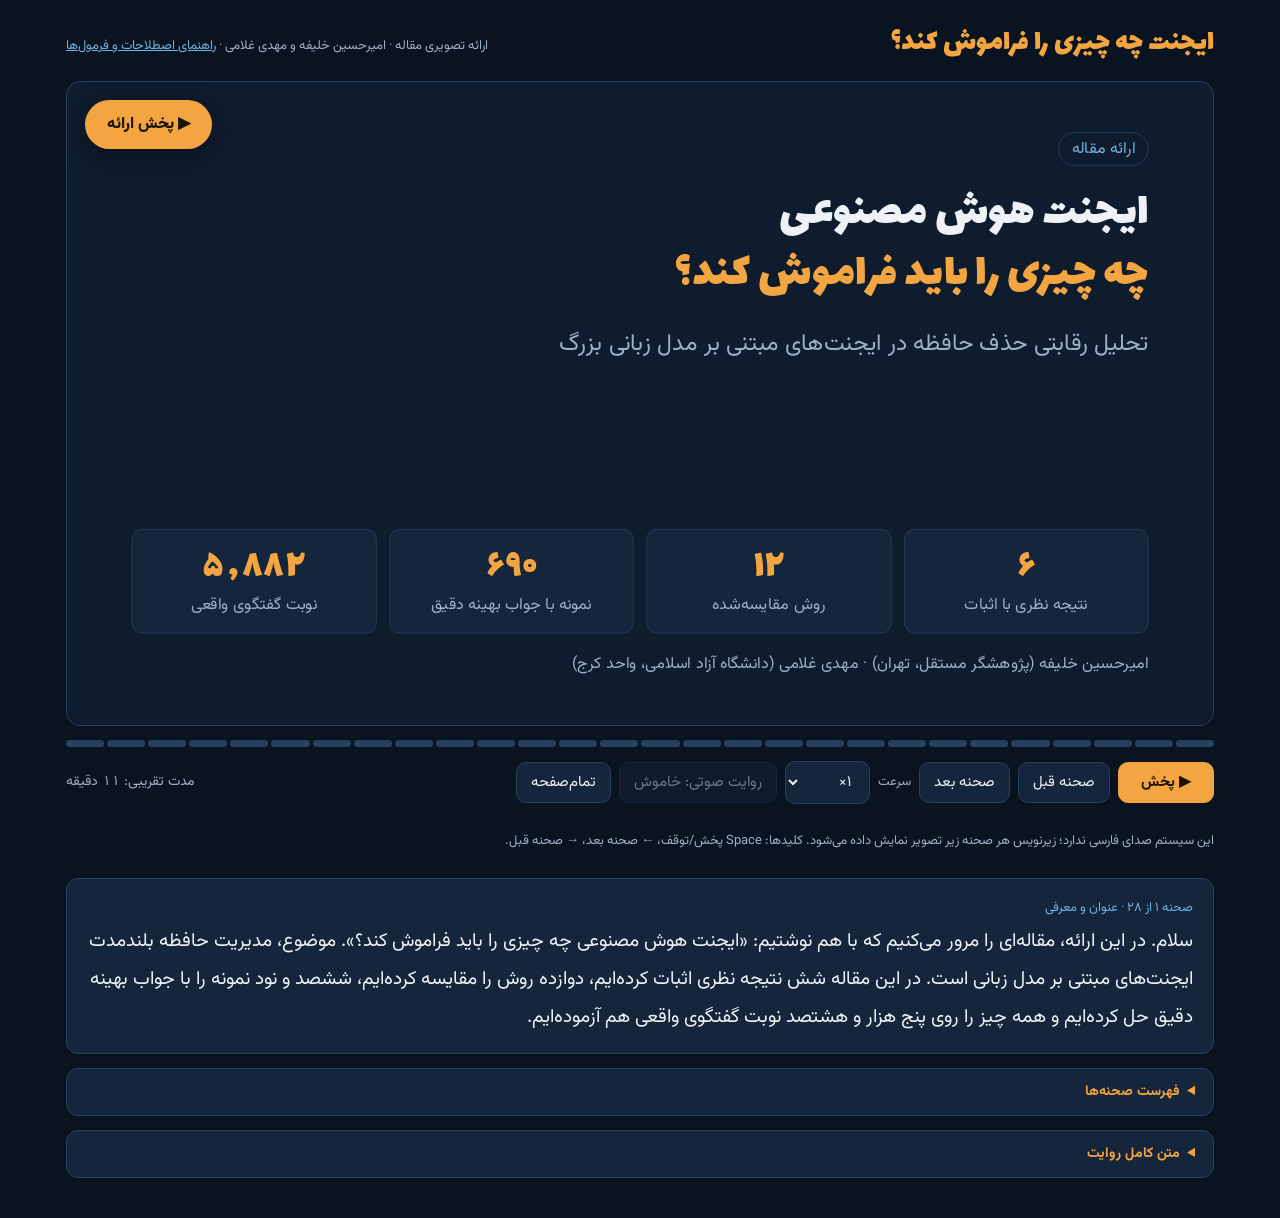
<file: presentation/index.html>
<!doctype html>
<html lang="fa" dir="rtl">
<head>
<meta charset="utf-8">
<meta name="viewport" content="width=device-width, initial-scale=1, viewport-fit=cover">
<title>ایجنت چه چیزی را فراموش کند؟</title>
<link rel="stylesheet" href="styles.css">
</head>
<body>
<div class="wrap">
  <header class="top">
    <h1>ایجنت چه چیزی را فراموش کند؟</h1>
    <p>ارائه تصویری مقاله · امیرحسین خلیفه و مهدی غلامی · <a href="helper.html" style="color: var(--sky)">راهنمای اصطلاحات و فرمول‌ها</a></p>
  </header>

  <div class="viewport" id="viewport">
    <div class="stage" id="stage">

      <!-- 1 -->
      <section class="scene" data-title="عنوان و معرفی">
        <span class="chip r">ارائه مقاله</span>
        <h2 class="r" style="--d:.3">ایجنت هوش مصنوعی<br><em>چه چیزی را باید فراموش کند؟</em></h2>
        <p class="lead r" style="--d:.8">تحلیل رقابتی حذف حافظه در ایجنت‌های مبتنی بر مدل زبانی بزرگ</p>
        <div class="kpis r" style="--d:1.3; margin-top:auto">
          <div class="kpi"><b>۶</b><span>نتیجه نظری با اثبات</span></div>
          <div class="kpi"><b>۱۲</b><span>روش مقایسه‌شده</span></div>
          <div class="kpi"><b>۶۹۰</b><span>نمونه با جواب بهینه دقیق</span></div>
          <div class="kpi"><b>۵٬۸۸۲</b><span>نوبت گفتگوی واقعی</span></div>
        </div>
        <p class="cap r" style="--d:1.6">امیرحسین خلیفه (پژوهشگر مستقل، تهران) · مهدی غلامی (دانشگاه آزاد اسلامی، واحد کرج)</p>
      </section>

      <!-- 2 -->
      <section class="scene" data-title="مسئله: حافظه محدود است">
        <span class="chip r">مسئله</span>
        <h2 class="r" style="--d:.2">ایجنت‌ها حافظه بلندمدت دارند، اما <em>جا محدود است</em></h2>
        <div class="row" style="align-items:flex-start">
          <div class="box">
            <span class="m" style="--d:.8">قرار جلسه سه‌شنبه</span>
            <span class="m" style="--d:1.1">سلام، چطوری؟</span>
            <span class="m v" style="--d:1.4">به بادام‌زمینی حساسیت دارد</span>
            <span class="m" style="--d:1.7">هوا امروز خوب بود</span>
            <span class="m" style="--d:2">اسم سگش «پاپی» است</span>
            <span class="m" style="--d:2.3">ممنون، خداحافظ</span>
            <span class="m" style="--d:2.6">پروژه را جمعه تحویل می‌دهد</span>
            <span class="m" style="--d:2.9">باشه</span>
            <span class="m" style="--d:3.2">رمز وای‌فای عوض شد</span>
          </div>
          <div class="col">
            <p class="big r" style="--d:3.6">هر گفتگو خاطره‌های تازه می‌سازد.</p>
            <p class="big r" style="--d:4.4">وقتی جعبه پر شد، باید چیزی را <span class="bad">برای همیشه</span> پاک کرد.</p>
            <p class="big r acc" style="--d:5.4">پرسش مقاله: کدام را؟</p>
          </div>
        </div>
      </section>

      <!-- 3 -->
      <section class="scene" data-title="چرا مهم است؟">
        <span class="chip r">چرا مهم است؟</span>
        <h2 class="r" style="--d:.2">فراموشی اشتباه <em>خطرناک</em> است</h2>
        <div class="row" style="align-items:flex-start">
          <div class="box">
            <span class="m" style="--d:.6">سلام، چطوری؟</span>
            <span class="m" style="--d:.8">باشه</span>
            <span class="m v gone" style="--d:1;--g:3">به بادام‌زمینی حساسیت دارد</span>
            <span class="m" style="--d:1.2">ممنون، خداحافظ</span>
            <span class="m" style="--d:1.4">هوا امروز خوب بود</span>
          </div>
          <div class="col">
            <p class="big r" style="--d:2">روش رایج <b>LRU</b>: «چیزی را پاک کن که مدتی است به آن سر نزده‌ای».</p>
            <p class="big r" style="--d:3.2"><span class="bad">حساسیت غذایی</span> به‌ندرت پرسیده می‌شود، پس اول پاک می‌شود.</p>
            <p class="big r" style="--d:4.4">تعارف‌های بی‌ارزش می‌مانند. یک مطالعه ۲۰۲۶ همین را در دستیارهای واقعی دیده است.</p>
          </div>
        </div>
      </section>

      <!-- 4 -->
      <section class="scene" data-title="شکاف پژوهشی">
        <span class="chip r">شکاف پژوهشی</span>
        <h2 class="r" style="--d:.2">همه با هم مقایسه می‌شوند،<br>هیچ‌کس با <em>بهترین ممکن</em></h2>
        <div class="row">
          <div class="card col r" style="--d:1"><h3>کار دیگران</h3>روش A ۶۱٪ گرفت، روش B ۶۴٪.<br><span class="cap">اما ۶۴٪ از چند؟ سقف کجاست؟</span></div>
          <div class="card col r" style="--d:2"><h3>کار ما</h3>بهترین عملکرد ممکن (<span class="mono">OPT</span>) را دقیق حساب کردیم.<br><span class="acc">هر روش = چند درصد از بهترین ممکن.</span></div>
        </div>
        <p class="lead r" style="--d:3">این «خط‌کش» مثل نمره از ۲۰ است: بدون آن نمی‌دانیم یک بهبود کوچک، شکاف را بسته یا تقریباً هیچ.</p>
      </section>

      <!-- 5 -->
      <section class="scene" data-title="ایده کلیدی: فراموشی برگشت‌ناپذیر است">
        <span class="chip r">ایده کلیدی</span>
        <h2 class="r" style="--d:.2">کش کامپیوتر ≠ حافظه ایجنت</h2>
        <div class="col" style="gap:30px; margin-top:10px">
          <div class="lane r" style="--d:1"><span class="tag">کش (حافظه موقت کامپیوتر)</span><div class="arrow"><i></i></div><span class="good">پاک شد؟ دوباره از دیسک می‌آوریم</span></div>
          <div class="lane r" style="--d:2"><span class="tag">حافظه ایجنت</span><div class="arrow dead"></div><span class="bad">پاک شد؟ برای همیشه رفت</span></div>
        </div>
        <div class="row r" style="--d:3; margin-top:16px">
          <div class="card col">اندازه خاطره‌ها <b class="acc">متفاوت</b> است</div>
          <div class="card col">ارزش خاطره‌ها <b class="acc">متفاوت</b> است</div>
          <div class="card col">باارزش‌ترین‌ها اغلب <b class="acc">کم‌مصرف‌ترین</b>‌اند</div>
        </div>
      </section>

      <!-- 6 -->
      <section class="scene" data-title="تعریف مسئله AMEP">
        <span class="chip r">صورت‌بندی</span>
        <h2 class="r" style="--d:.2">مسئله حذف حافظه ایجنت <span class="mono" style="font-size:38px">(AMEP)</span></h2>
        <div class="row">
          <div class="card col r" style="--d:.8"><h3>ورودی</h3>هر خاطره: <b>اندازه</b> (توکن) و <b>ارزش</b>.<br>ظرفیت کل: <span class="mono">B</span></div>
          <div class="card col r" style="--d:1.6"><h3>رویدادها</h3>خاطره جدید می‌رسد، یا یک خاطره قدیمی <b>لازم</b> می‌شود.</div>
          <div class="card col r" style="--d:2.4"><h3>امتیاز</h3>اگر خاطره لازم‌شده در حافظه باشد، <span class="good">ارزشش را می‌گیری</span>.</div>
        </div>
        <p class="lead r" style="--d:3.4">هدف: بیشترین امتیاز در طول زمان، با این قانون که <span class="bad">پاک‌شده‌ها برنمی‌گردند</span>.</p>
      </section>

      <!-- 7 -->
      <section class="scene" data-title="نتیجه ۱ و ۲: Belady شکست می‌خورد">
        <span class="chip r">نتیجه نظری ۱ و ۲</span>
        <h2 class="r" style="--d:.2">بهترین قانون کلاسیک، اینجا <em>شکست می‌خورد</em></h2>
        <div class="row">
          <div class="card col r" style="--d:1"><h3>قانون Belady (۱۹۶۶)</h3>«چیزی را پاک کن که دیرتر از همه لازم می‌شود». برای کش ثابت شده بهینه است.</div>
          <div class="card col r" style="--d:2"><h3>مثال نقض ما</h3>خاطره <b class="sky">a</b>: دیرتر لازم می‌شود، اما <b>۱۰۰ بار</b>.<br>خاطره <b class="sky">b</b>: زودتر، اما فقط <b>۱ بار</b>.<br>Belady <span class="bad">a را پاک می‌کند</span>.</div>
        </div>
        <p class="big r" style="--d:3.2">درس: مهم این نیست که خاطره <b>کی</b> لازم می‌شود؛ مهم این است که <span class="acc">در کل چقدر ارزش آینده</span> دارد.</p>
        <p class="lead r" style="--d:4.2">همچنین: حل دقیق در حالت کلی <span class="mono">NP</span>-سخت است، اما برای اندازه‌های یکسان با «جریان کمینه‌هزینه» سریع حل می‌شود.</p>
      </section>

      <!-- 8 -->
      <section class="scene" data-title="نتیجه ۳ و ۴: بدون ارزش، شکست">
        <span class="chip r">نتیجه نظری ۳ و ۴</span>
        <h2 class="r" style="--d:.2">بدون دانستن <em>ارزش</em>، هیچ روشی نجات نمی‌دهد</h2>
        <div class="grid10 r" style="--d:.8">
          <div class="cell"></div><div class="cell"></div><div class="cell"></div><div class="cell"></div><div class="cell"></div><div class="cell"></div><div class="cell gold"></div><div class="cell"></div><div class="cell"></div><div class="cell"></div>
        </div>
        <div class="row">
          <div class="card col r" style="--d:1.6"><h3>بدترین حالت</h3>هیچ روش آنلاینی، حتی تصادفی، تضمین ندارد. دشمن همیشه همان خاطره‌ای را می‌خواهد که پاک کرده‌ای.</div>
          <div class="card col r" style="--d:2.6"><h3>روش‌های «کور به ارزش»</h3>LRU، LFU، FIFO، منحنی فراموشی: وقتی همه شبیه‌اند، خاطره طلایی را فقط با احتمال <span class="mono">B/n</span> نگه می‌دارند.</div>
        </div>
      </section>

      <!-- 9 -->
      <section class="scene" data-title="نتیجه ۵: شاخص VRS">
        <span class="chip r">نتیجه نظری ۵ · راه‌حل</span>
        <h2 class="r" style="--d:.2">شاخص ساده <em>VRS</em>: ارزش × نرخ ÷ اندازه</h2>
        <div class="formula r" style="--d:1">φ = <span class="acc">rate</span> × <span class="acc">value</span> ÷ <span class="acc">size</span></div>
        <div class="row">
          <div class="card col r" style="--d:2"><h3>چه می‌کند؟</h3>هر بار جا کم آمد، خاطره‌ای با <b>کمترین φ</b> را پاک می‌کند: کم‌ارزش، کم‌مصرف، حجیم.</div>
          <div class="card col r" style="--d:3"><h3>چه ثابت کردیم؟</h3>در مدل تصادفی تقریباً بهینه است: حداقل <span class="mono">1 − s_max/B</span> بهترین ممکن. برگشت‌ناپذیری هیچ ضرری نمی‌زند.</div>
        </div>
        <p class="lead r" style="--d:4">اگر ارزش را یک مدل زبانی حدس بزند، تضمین با خطای حدس آرام کم می‌شود. پس کیفیت حدس ارزش، تنها منبع تضمین است.</p>
      </section>

      <!-- 10 -->
      <section class="scene" data-title="نتیجه ۶: بهای ندانستن آینده">
        <span class="chip r">نتیجه نظری ۶ · بهای پیش‌آگاهی</span>
        <h2 class="r" style="--d:.2">بخشی از فاصله تا بهترین، <em>اجتناب‌ناپذیر</em> است</h2>
        <div class="row">
          <div class="col">
            <p class="big r" style="--d:1"><span class="mono">OPT</span> آینده را می‌داند؛ هیچ ایجنت واقعی نمی‌داند.</p>
            <p class="big r" style="--d:2">وقتی هر خاطره فقط یکی‌دو بار لازم می‌شود، OPT می‌تواند <span class="acc">۳ تا ۵ برابر</span> بهتر باشد.</p>
            <p class="big r" style="--d:3">با زیاد شدن درخواست‌ها، این فاصله به‌کندی به ۱ نزدیک می‌شود.</p>
          </div>
          <figure class="fig r" style="--d:1.5; margin:0"><img src="assets/figures/fig5_clairvoyance.png" alt="شکل ۵ مقاله: با افزایش تعداد درخواست برای هر خاطره، نسبت OPT به بهترین روش آنلاین از حدود ۱۰ به نزدیک ۱ کاهش می‌یابد"></figure>
        </div>
      </section>

      <!-- 11 -->
      <section class="scene" data-title="ابزار MemSim">
        <span class="chip r">ساخته‌ها</span>
        <h2 class="r" style="--d:.2">شبیه‌ساز <em>MemSim</em> و حل‌کننده دقیق</h2>
        <div class="pipe r" style="--d:1">
          <div class="node">بارهای کاری<small>۵ مصنوعی + LoCoMo</small></div><span class="sep">←</span>
          <div class="node">۱۲ سیاست<small>LRU تا VRS</small></div><span class="sep">←</span>
          <div class="node">شبیه‌ساز<small>حذف برگشت‌ناپذیر</small></div><span class="sep">←</span>
          <div class="node">حل‌کننده دقیق<small>ILP برای OPT</small></div><span class="sep">←</span>
          <div class="node">درصد از OPT<small>+ آزمون آماری</small></div>
        </div>
        <div class="kpis r" style="--d:2">
          <div class="kpi"><b>۱٬۵۰۰</b><span>خط پایتون متن‌باز</span></div>
          <div class="kpi"><b>۶۰</b><span>نمونه برای چک درستی</span></div>
          <div class="kpi"><b>۲۵۰</b><span>نمونه مصنوعی</span></div>
          <div class="kpi"><b>۴۴۰</b><span>نمونه واقعی</span></div>
        </div>
      </section>

      <!-- 12 -->
      <section class="scene" data-title="پنج بار کاری مصنوعی">
        <span class="chip r">طراحی آزمایش</span>
        <h2 class="r" style="--d:.2">پنج سناریوی مختلف برای <em>آزمودن</em></h2>
        <div class="row r" style="--d:.8">
          <div class="card col"><h3>ایستا</h3>محبوبیت هر خاطره ثابت است</div>
          <div class="card col"><h3>محلیت زمانی</h3>خاطره‌های تازه پرکاربردترند</div>
          <div class="card col"><h3>نادر-حیاتی</h3>۵٪ خاطره‌ها: ارزش ×۳۰، کاربرد ×۰٫۱۵</div>
        </div>
        <div class="row r" style="--d:1.6">
          <div class="card col"><h3>رانش</h3>علایق کاربر در طول زمان عوض می‌شود</div>
          <div class="card col"><h3>دستیار ترکیبی</h3>گذرا + پایدار + حیاتی، مثل یک دستیار واقعی</div>
        </div>
        <div class="kpis r" style="--d:2.4">
          <div class="kpi"><b>۳٬۰۰۰</b><span>رویداد در هر آزمایش</span></div>
          <div class="kpi"><b>~۹۰۰</b><span>خاطره</span></div>
          <div class="kpi"><b>۵</b><span>بودجه: ۲٫۵٪ تا ۴۰٪</span></div>
          <div class="kpi"><b>۱۰</b><span>تکرار تصادفی</span></div>
        </div>
      </section>

      <!-- 13 -->
      <section class="scene" data-title="نتایج کلی داده مصنوعی">
        <span class="chip r">نتایج · داده مصنوعی</span>
        <h2 class="r" style="--d:.2">درصد از بهترین ممکن (بودجه ۱۰٪)</h2>
        <div class="row">
          <div class="col" style="flex:1.2">
            <div class="bars">
              <div class="bar blind"><span>LFU</span><div class="t"><b style="--v:39.1;--d:.6"></b></div><span class="n">39.1%</span></div>
              <div class="bar blind"><span>تصادفی</span><div class="t"><b style="--v:43.5;--d:.8"></b></div><span class="n">43.5%</span></div>
              <div class="bar blind"><span>LRU</span><div class="t"><b style="--v:59.2;--d:1"></b></div><span class="n">59.2%</span></div>
              <div class="bar blind"><span>Ebbinghaus</span><div class="t"><b style="--v:60.7;--d:1.2"></b></div><span class="n">60.7%</span></div>
              <div class="bar aware"><span>GenAgents</span><div class="t"><b style="--v:72.9;--d:1.4"></b></div><span class="n">72.9%</span></div>
              <div class="bar aware"><span>GDS</span><div class="t"><b style="--v:77.7;--d:1.6"></b></div><span class="n">77.7%</span></div>
              <div class="bar ours"><span>VRS (ما)</span><div class="t"><b style="--v:78.0;--d:1.8"></b></div><span class="n">78.0%</span></div>
              <div class="bar ours"><span>VRS+C (ما)</span><div class="t"><b style="--v:82.4;--d:2"></b></div><span class="n">82.4%</span></div>
            </div>
          </div>
          <figure class="fig r" style="--d:2.6; margin:0; flex:1"><img src="assets/figures/fig1_teaser.png" alt="شکل ۱ مقاله: نمودار میله‌ای درصد از بهینه برای همه سیاست‌ها با بازه اطمینان"></figure>
        </div>
        <p class="cap r" style="--d:3"><span class="bad">قرمز</span>: کور به ارزش · <span class="sky">آبی</span>: آگاه از ارزش · <span class="acc">نارنجی</span>: روش ما · سمت چپ: شکل ۱ مقاله با بازه اطمینان ۹۵٪</p>
      </section>

      <!-- 14 -->
      <section class="scene" data-title="نقشه حرارتی: هر روش در هر سناریو">
        <span class="chip r">جدول ۱ مقاله</span>
        <h2 class="r" style="--d:.2">هر روش در هر سناریو <em>چند درصد</em> گرفت؟</h2>
        <div class="r" style="--d:.8" id="heatmap"></div>
        <p class="cap r" style="--d:1.6">رنگ سبزتر یعنی نزدیک‌تر به بهترین ممکن · بودجه ۱۰٪ · میانگین ۱۰ تکرار</p>
      </section>

      <!-- 15 -->
      <section class="scene" data-title="اثر اندازه حافظه">
        <span class="chip r">شکل ۳ مقاله</span>
        <h2 class="r" style="--d:.2">وقتی حافظه <em>کمیاب‌تر</em> است، روش مهم‌تر است</h2>
        <figure class="fig wide r" style="--d:.8; margin:0"><img src="assets/figures/fig3_capacity.png" alt="شکل ۳ مقاله: درصد از بهینه بر حسب بودجه حافظه در پنج سناریو"></figure>
        <div class="row r" style="--d:1.8">
          <div class="card col">بودجه ۲٫۵٪: VRS <b class="acc">۶۲٪</b> در برابر LRU <b class="bad">۳۴٪</b></div>
          <div class="card col">بودجه ۴۰٪: VRS <b class="acc">۹۶٪</b> در برابر LRU <b>۸۸٪</b></div>
          <div class="card col">استثنا: در «محلیت زمانی» روش‌های تازگی‌محور بهترند</div>
        </div>
      </section>

      <!-- 16 -->
      <section class="scene" data-title="حفظ اطلاعات حیاتی">
        <span class="chip r">نتایج · واقعیت‌های حیاتی</span>
        <h2 class="r" style="--d:.2">چند درصد از اطلاعات <em>حیاتی</em> حفظ شد؟</h2>
        <div class="bars">
          <div class="bar blind"><span>Ebbinghaus</span><div class="t"><b style="--v:14.4;--d:.6"></b></div><span class="n">14%</span></div>
          <div class="bar blind"><span>LRU</span><div class="t"><b style="--v:17.6;--d:.9"></b></div><span class="n">18%</span></div>
          <div class="bar"><span>حذف تصادفی</span><div class="t"><b style="--v:24.2;--d:1.2"></b></div><span class="n">24%</span></div>
          <div class="bar aware"><span>GDS</span><div class="t"><b style="--v:93.9;--d:1.5"></b></div><span class="n">94%</span></div>
          <div class="bar ours"><span>VRS (ما)</span><div class="t"><b style="--v:97.7;--d:1.8"></b></div><span class="n">98%</span></div>
          <div class="bar ours"><span>VRS+C (ما)</span><div class="t"><b style="--v:99.6;--d:2.1"></b></div><span class="n">99.6%</span></div>
        </div>
        <p class="big r" style="--d:3">منحنی فراموشی و LRU حتی <span class="bad">از حذف تصادفی بدترند</span>: خاطره کم‌مصرف هیچ‌وقت «قوی» نمی‌شود.</p>
        <p class="cap r" style="--d:3.4">سناریوی دستیار ترکیبی · بودجه ۱۰٪</p>
      </section>

      <!-- 17 -->
      <section class="scene" data-title="اطلاعات حیاتی با حافظه کم">
        <span class="chip r">شکل ۲ مقاله</span>
        <h2 class="r" style="--d:.2">با حافظه کمتر، فاصله <em>بیشتر</em> می‌شود</h2>
        <div class="row">
          <figure class="fig r" style="--d:.8; margin:0; flex:1.4"><img src="assets/figures/fig2_critical.png" alt="شکل ۲ مقاله: درصد حفظ اطلاعات حیاتی بر حسب بودجه حافظه"></figure>
          <div class="col">
            <div class="card r" style="--d:1.6"><h3>بودجه ۲٫۵٪</h3>VRS+C: <b class="acc">۸۵–۸۶٪</b><br>VRS: <b class="acc">۶۷–۷۵٪</b><br>GenAgents: ۱۵–۲۵٪<br>LRU: <b class="bad">۶–۷٪</b></div>
          </div>
        </div>
      </section>

      <!-- 18 -->
      <section class="scene" data-title="تفکیک فاصله تا بهترین">
        <span class="chip r">جدول ۴ مقاله</span>
        <h2 class="r" style="--d:.2">فاصله تا ۱۰۰٪ از <em>کجا</em> می‌آید؟</h2>
        <div class="legend r" style="--d:.6"><span><i style="background:var(--amber)"></i>VRS به دست آورد</span><span><i style="background:var(--sky)"></i>با تخمین بهتر قابل جبران</span><span><i style="background:#3b5676"></i>ندانستن آینده (اجتناب‌ناپذیر)</span></div>
        <div class="stack">
          <span>ایستا</span><div class="s" style="--d:1"><span class="a" style="--w:76.8">76.8</span><span class="e" style="--w:8.3">8.3</span><span class="i" style="--w:14.9">14.9</span></div>
          <span>محلیت زمانی</span><div class="s" style="--d:1.3"><span class="a" style="--w:78.5">78.5</span><span class="e" style="--w:17.2">17.2</span><span class="i" style="--w:4.3">4.3</span></div>
          <span>نادر-حیاتی</span><div class="s" style="--d:1.6"><span class="a" style="--w:78.6">78.6</span><span class="e" style="--w:7.2">7.2</span><span class="i" style="--w:14.3">14.3</span></div>
          <span>رانش</span><div class="s" style="--d:1.9"><span class="a" style="--w:73.8">73.8</span><span class="e" style="--w:0.1"></span><span class="i" style="--w:26.1">26.1</span></div>
          <span>دستیار ترکیبی</span><div class="s" style="--d:2.2"><span class="a" style="--w:82.4">82.4</span><span class="e" style="--w:11.4">11.4</span><span class="i" style="--w:6.2">6.2</span></div>
        </div>
        <p class="big r" style="--d:3">در «رانش»، VRS به <span class="acc">۹۹٫۹٪</span> بهترین روش آنلاین ممکن رسید؛ بقیه فاصله فقط بهای ندانستن آینده است.</p>
      </section>

      <!-- 19 -->
      <section class="scene" data-title="مقاومت در برابر نویز و رانش">
        <span class="chip r">شکل ۴ مقاله</span>
        <h2 class="r" style="--d:.2">اگر حدس ارزش <em>اشتباه</em> باشد چه؟</h2>
        <figure class="fig wide r" style="--d:.8; margin:0"><img src="assets/figures/fig4_robust.png" alt="شکل ۴ مقاله: درصد از بهینه بر حسب نویز تخمین ارزش و سرعت رانش"></figure>
        <div class="row r" style="--d:1.8">
          <div class="card col"><h3>نویز زیاد</h3>حتی وقتی حدس ارزش تا ۷ برابر اشتباه است: VRS <b class="acc">۶۹٪</b>، LRU <b class="bad">۵۶٪</b></div>
          <div class="card col"><h3>تغییر علایق</h3>Ebbinghaus از ۶۷٪ به ۵۰٪ سقوط کرد؛ VRS بین <b class="acc">۷۴ تا ۷۷٪</b> ماند</div>
        </div>
      </section>

      <!-- 20 -->
      <section class="scene" data-title="فشرده‌سازی و سهم هر جزء">
        <span class="chip r">جدول ۲ و ۳ مقاله</span>
        <h2 class="r" style="--d:.2">هر سه جزء لازم‌اند؛ <em>خلاصه کردن</em> هم کمک می‌کند</h2>
        <div class="row">
          <div class="col">
            <p class="cap r" style="--d:.6">مطالعه حذفی: اگر یک جزء را برداریم</p>
            <div class="bars">
              <div class="bar ours"><span>VRS کامل</span><div class="t"><b style="--v:78.0;--d:.8"></b></div><span class="n">78.0%</span></div>
              <div class="bar aware"><span>بدون اندازه</span><div class="t"><b style="--v:73.9;--d:1"></b></div><span class="n">73.9%</span></div>
              <div class="bar aware"><span>بدون نرخ</span><div class="t"><b style="--v:69.3;--d:1.2"></b></div><span class="n">69.3%</span></div>
              <div class="bar blind"><span>بدون ارزش</span><div class="t"><b style="--v:66.6;--d:1.4"></b></div><span class="n">66.6%</span></div>
            </div>
          </div>
          <div class="col">
            <p class="cap r" style="--d:2">اثر فشرده‌سازی (+C)</p>
            <div class="bars">
              <div class="bar blind"><span>LRU → LRU+C</span><div class="t"><b style="--v:59.3;--d:2.2"></b></div><span class="n">+0.1</span></div>
              <div class="bar aware"><span>GenAgents+C</span><div class="t"><b style="--v:76.5;--d:2.4"></b></div><span class="n">+3.6</span></div>
              <div class="bar ours"><span>VRS → VRS+C</span><div class="t"><b style="--v:82.4;--d:2.6"></b></div><span class="n">+4.4</span></div>
            </div>
          </div>
        </div>
        <p class="big r" style="--d:3.4">فشرده‌سازی فقط وقتی کمک می‌کند که <span class="acc">درست انتخاب کنی چه چیزی را</span> خلاصه کنی.</p>
      </section>

      <!-- 21 -->
      <section class="scene" data-title="آزمون‌های آماری">
        <span class="chip r">آزمون Wilcoxon جفتی</span>
        <h2 class="r" style="--d:.2">آیا تفاوت‌ها <em>واقعی</em>‌اند یا شانسی؟</h2>
        <table class="stat r" style="--d:.8">
          <thead><tr><th>مقایسه</th><th>اختلاف میانگین</th><th>درصد بُرد</th><th>p-value</th></tr></thead>
          <tbody>
            <tr><td>GDS در برابر LRU</td><td class="num">+17.1</td><td><span class="win" style="--v:90"></span>۹۰٪</td><td class="num">1e-40</td></tr>
            <tr><td>VRS+C در برابر GDS</td><td class="num">+5.5</td><td><span class="win" style="--v:78"></span>۷۸٪</td><td class="num">3e-17</td></tr>
            <tr><td>VRS در برابر GenAgents</td><td class="num">+7.6</td><td><span class="win" style="--v:79"></span>۷۹٪</td><td class="num">6e-18</td></tr>
            <tr><td>VRS در برابر GDS</td><td class="num">+1.3</td><td><span class="win" style="--v:62"></span>۶۲٪</td><td class="num">6e-4</td></tr>
            <tr><td>داده واقعی: VRS با LLM در برابر بدون آن</td><td class="num">+24.5</td><td><span class="win" style="--v:100"></span>۱۰۰٪</td><td class="num">3e-67</td></tr>
          </tbody>
        </table>
        <p class="cap r" style="--d:1.8">p-value کوچک‌تر از ۰٫۰۵ یعنی تفاوت معنادار است · ۲۵۰ جفت نمونه مصنوعی و ۴۰۰ جفت نمونه واقعی</p>
      </section>

      <!-- 22 -->
      <section class="scene" data-title="داده واقعی LoCoMo">
        <span class="chip r">داده واقعی</span>
        <h2 class="r" style="--d:.2">آزمایش روی مکالمات واقعی <em>LoCoMo</em></h2>
        <div class="row">
          <div class="col">
            <div class="card r" style="--d:.8"><b class="acc">۱۰</b> مکالمه بسیار طولانی · <b class="acc">۵٬۸۸۲</b> نوبت گفتگو · <b class="acc">۱٬۵۳۵</b> پرسش با شواهد مشخص</div>
            <div class="card r" style="--d:1.6">مدل <b>Gemini 2.5 Flash</b> به هر نوبت از ۱ تا ۱۰ نمره اهمیت داد، <span class="good">بدون دیدن پرسش‌ها</span>.</div>
            <p class="big r" style="--d:2.6">نمره‌ها پیش‌بینی‌کننده‌اند: <span class="acc mono">AUC = 0.825</span></p>
          </div>
          <div class="col">
            <div class="bars">
              <div class="bar aware"><span>نمره ۱</span><div class="t"><b style="--v:3.4;--d:2"></b></div><span class="n">3%</span></div>
              <div class="bar aware"><span>نمره ۳</span><div class="t"><b style="--v:14.8;--d:2.2"></b></div><span class="n">15%</span></div>
              <div class="bar aware"><span>نمره ۵</span><div class="t"><b style="--v:26.2;--d:2.4"></b></div><span class="n">26%</span></div>
              <div class="bar aware"><span>نمره ۷</span><div class="t"><b style="--v:44;--d:2.6"></b></div><span class="n">44%</span></div>
              <div class="bar aware"><span>نمره ۹</span><div class="t"><b style="--v:66;--d:2.8"></b></div><span class="n">66%</span></div>
              <div class="bar ours"><span>نمره ۱۰</span><div class="t"><b style="--v:70.1;--d:3"></b></div><span class="n">70%</span></div>
            </div>
            <p class="cap r" style="--d:3.4">چند درصد نوبت‌های هر نمره، بعداً واقعاً لازم شدند</p>
          </div>
        </div>
      </section>

      <!-- 23 -->
      <section class="scene" data-title="نتایج داده واقعی">
        <span class="chip r">نتایج · داده واقعی</span>
        <h2 class="r" style="--d:.2">روی مکالمات واقعی (بودجه ۱۰٪)</h2>
        <div class="row">
          <div class="col">
            <div class="bars">
              <div class="bar"><span>تصادفی</span><div class="t"><b style="--v:25.3;--d:.6"></b></div><span class="n">25%</span></div>
              <div class="bar blind"><span>LRU</span><div class="t"><b style="--v:30.7;--d:.8"></b></div><span class="n">31%</span></div>
              <div class="bar aware"><span>VRS بدون LLM</span><div class="t"><b style="--v:18.7;--d:1"></b></div><span class="n">19%</span></div>
              <div class="bar ours"><span>VRS با LLM</span><div class="t"><b style="--v:43.9;--d:1.2"></b></div><span class="n">44%</span></div>
              <div class="bar aware"><span>GDS با LLM</span><div class="t"><b style="--v:45.9;--d:1.4"></b></div><span class="n">46%</span></div>
              <div class="bar ours"><span>VRS+C</span><div class="t"><b style="--v:54.0;--d:1.6"></b></div><span class="n">54%</span></div>
              <div class="bar aware"><span>GenAgents+C</span><div class="t"><b style="--v:60.8;--d:1.8"></b></div><span class="n">61%</span></div>
            </div>
          </div>
          <div class="col">
            <div class="card r" style="--d:2.4"><h3>بزرگ‌ترین اهرم</h3>نمره اهمیت LLM: <span class="good">۱۲+ تا ۲۵+ واحد</span> بهبود.</div>
            <div class="card r" style="--d:3.2"><h3>فشرده‌سازی</h3>۲ تا ۵ برابر LRU شواهد نگه می‌دارد.</div>
          </div>
        </div>
      </section>

      <!-- 24 -->
      <section class="scene" data-title="نمودار داده واقعی">
        <span class="chip r">شکل ۶ مقاله</span>
        <h2 class="r" style="--d:.2">پرسش‌ها <em>کی</em> می‌آیند، مهم است</h2>
        <figure class="fig wide r" style="--d:.8; margin:0"><img src="assets/figures/fig6_locomo.png" alt="شکل ۶ مقاله: درصد از بهینه روی LoCoMo بر حسب بودجه، برای پرسش‌های درهم‌تنیده و پایانی"></figure>
        <div class="row r" style="--d:1.8">
          <div class="card col"><h3>پرسش‌ها وسط گفتگو</h3>GDS کمی جلوتر از VRS (۴۶٪ در برابر ۴۴٪)</div>
          <div class="card col"><h3>پرسش‌ها در پایان</h3>VRS <b class="acc">۴۷٪</b>، GDS ۳۵٪، LRU فقط <b class="bad">۱۶٪</b></div>
        </div>
      </section>

      <!-- 25 -->
      <section class="scene" data-title="تحلیل حساسیت">
        <span class="chip r">تحلیل حساسیت</span>
        <h2 class="r" style="--d:.2">نتایج با تغییر تنظیمات <em>پایدار</em> می‌مانند</h2>
        <div class="row">
          <div class="col">
            <p class="cap r" style="--d:.6">VRS+C با تنظیمات مختلف فشرده‌سازی (درصد از OPT)</p>
            <div class="cgrid r" style="--d:.8">
              <div class="h"></div><div class="h">ارزش حفظ‌شده ۳۰٪</div><div class="h">۶۰٪</div><div class="h">۹۰٪</div>
              <div class="h">اندازه خلاصه ۱۰٪</div><div class="c" style="--v:80.8">80.8</div><div class="c" style="--v:89.1">89.1</div><div class="c" style="--v:99.2">99.2</div>
              <div class="h">۲۵٪</div><div class="c" style="--v:78.1">78.1</div><div class="c" style="--v:82.4">82.4</div><div class="c" style="--v:90.4">90.4</div>
              <div class="h">۵۰٪</div><div class="x">—</div><div class="c" style="--v:78.3">78.3</div><div class="c" style="--v:82.1">82.1</div>
            </div>
          </div>
          <div class="col">
            <div class="kpis r" style="--d:1.6; grid-template-columns: 1fr">
              <div class="kpi"><b>۱۶ از ۱۶</b><span>تنظیم توزیع داده که VRS+C در آن اول شد</span></div>
            </div>
            <div class="card r" style="--d:2.2">با افزایش پراکندگی ارزش، فاصله VRS و LRU از <b>۱۶</b> به <b class="acc">۴۴</b> واحد رسید.</div>
          </div>
        </div>
      </section>

      <!-- 26 -->
      <section class="scene" data-title="صادقانه: جاهایی که اول نشدیم">
        <span class="chip r">گزارش صادقانه</span>
        <h2 class="r" style="--d:.2">جاهایی که روش ما <em>اول نشد</em></h2>
        <div class="row">
          <div class="card col r" style="--d:.8"><h3>محلیت زمانی</h3>وقتی خاطره‌ها فقط تازه‌شان به کار می‌آیند، GDS و LRU بهترند (۹۰٪ در برابر ۷۸٪).</div>
          <div class="card col r" style="--d:1.6"><h3>VRS در برابر GDS</h3>در ۳ سناریو برنده، در ۱ مساوی، در ۱ بازنده. در میانگین بودجه ۱۰٪ مساوی.</div>
          <div class="card col r" style="--d:2.4"><h3>داده واقعی</h3>GenAgents با فشرده‌ساز ما، کمی از VRS+C بهتر شد.</div>
        </div>
        <p class="big r" style="--d:3.4">پیام اصلی عوض نمی‌شود: <span class="acc">آگاهی از ارزش</span> همیشه برنده است؛ اما هیچ قانون حذفی همه‌جا اول نیست.</p>
      </section>

      <!-- 27 -->
      <section class="scene" data-title="پیام اصلی و توصیه‌ها">
        <span class="chip r">جمع‌بندی</span>
        <h2 class="r" style="--d:.2">فراموشی، یک <em>قضاوت ارزشی</em> است</h2>
        <div class="checks">
          <div class="r" style="--d:.8">روش‌های کور به ارزش را برای اطلاعات حساس به کار نبرید</div>
          <div class="r" style="--d:1.4">اول روی «حدس ارزش» سرمایه‌گذاری کنید</div>
          <div class="r" style="--d:2">ارزش × نرخ ÷ اندازه را ترکیب کنید</div>
          <div class="r" style="--d:2.6">برای حافظه کوتاه‌عمر، روش‌های تازگی‌محور کافی‌اند</div>
          <div class="r" style="--d:3.2">قبل از پاک کردن، خلاصه کنید (با انتخاب آگاه از ارزش)</div>
          <div class="r" style="--d:3.8">«درصد از OPT» گزارش کنید، نه نرخ برخورد</div>
        </div>
      </section>

      <!-- 28 -->
      <section class="scene" data-title="کارهایی که انجام دادیم">
        <span class="chip r">کارهای انجام‌شده</span>
        <h2 class="r" style="--d:.2">از ایده تا <em>مقاله آماده انتشار</em></h2>
        <div class="checks">
          <div class="r" style="--d:.6">پیدا کردن موضوع بکر با بررسی ادبیات ۲۰۲۶</div>
          <div class="r" style="--d:1">۶ نتیجه نظری با اثبات کامل</div>
          <div class="r" style="--d:1.4">شبیه‌ساز MemSim و حل‌کننده دقیق OPT</div>
          <div class="r" style="--d:1.8">۲۵۰ نمونه مصنوعی + ۴۴۰ نمونه واقعی</div>
          <div class="r" style="--d:2.2">نمره‌دهی ۵٬۸۸۲ نوبت گفتگو با LLM</div>
          <div class="r" style="--d:2.6">آزمون آماری Wilcoxon و تحلیل حساسیت</div>
          <div class="r" style="--d:3">۳۰ مرجع تأییدشده با API رسمی arXiv</div>
          <div class="r" style="--d:3.4">مقاله کامل به دو زبان + انتشار روی GitHub</div>
        </div>
        <p class="lead r" style="--d:4">قدم بعد: تبدیل به LaTeX و PDF، گرفتن معرفی‌نامه arXiv، و نمایه شدن در Google Scholar.</p>
      </section>

    </div>
    <div class="overlay" id="overlay"><button type="button" id="bigplay">▶ پخش ارائه</button></div>
  </div>

  <div class="progress" id="progress" aria-label="صحنه‌ها"></div>

  <div class="ctrl">
    <button type="button" class="primary" id="play">▶ پخش</button>
    <button type="button" id="prev">صحنه قبل</button>
    <button type="button" id="next">صحنه بعد</button>
    <label class="note" for="speed">سرعت</label>
    <select id="speed">
      <option value="0.8">۰٫۸×</option>
      <option value="1" selected>۱×</option>
      <option value="1.25">۱٫۲۵×</option>
      <option value="1.5">۱٫۵×</option>
    </select>
    <button type="button" id="voice">روایت صوتی: خاموش</button>
    <button type="button" id="fullscreen">تمام‌صفحه</button>
    <span class="time" id="time"></span>
  </div>
  <p class="note" id="voicenote">زیرنویس هر صحنه زیر تصویر نمایش داده می‌شود. روایت صوتی فقط وقتی کار می‌کند که سیستم شما صدای فارسی داشته باشد. کلیدها: Space پخش/توقف، ← صحنه بعد، → صحنه قبل.</p>

  <div class="subs" aria-live="polite"><span class="who" id="subtitle-title"></span><span id="subtitle"></span></div>

  <details>
    <summary>فهرست صحنه‌ها</summary>
    <div class="chapters" id="chapters"></div>
  </details>
  <details>
    <summary>متن کامل روایت</summary>
    <div class="transcript" id="transcript"></div>
  </details>
</div>
<script src="narration.js"></script>
<script src="app.js"></script>
</body>
</html>
</file>
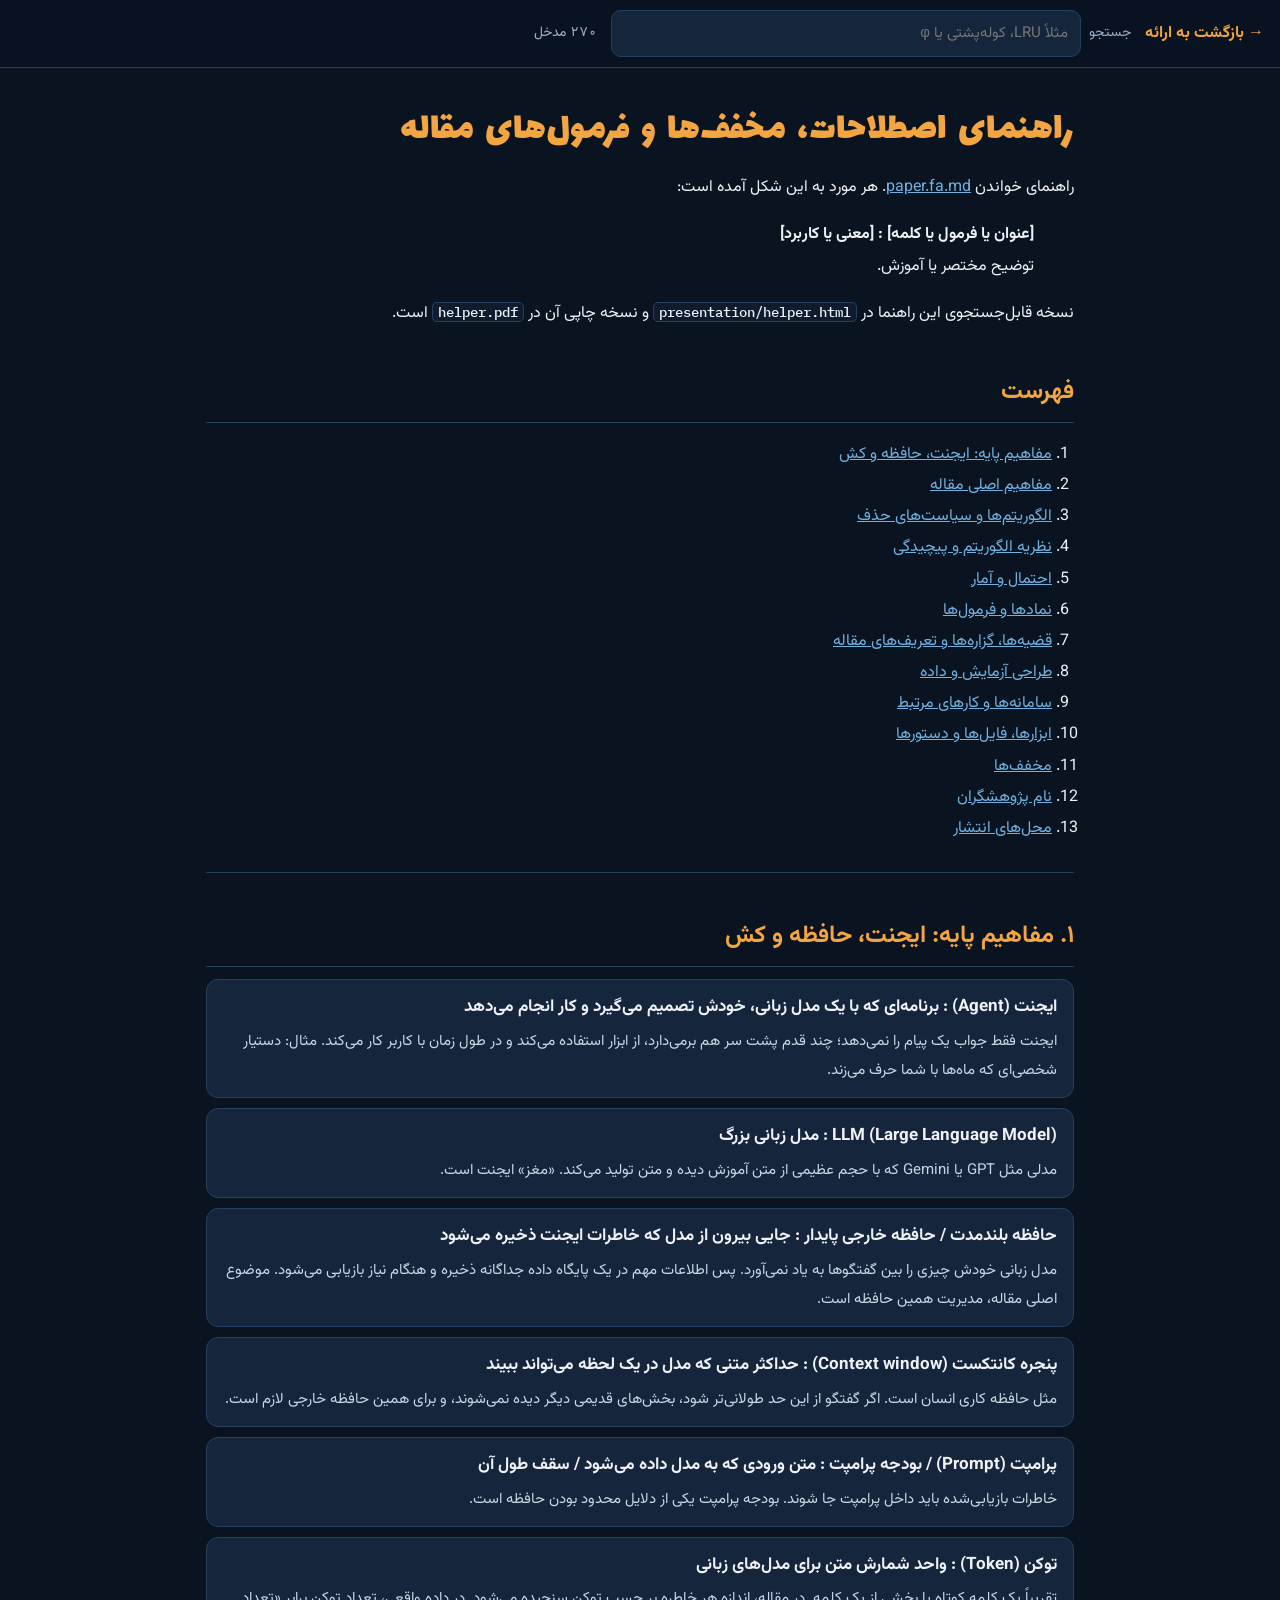
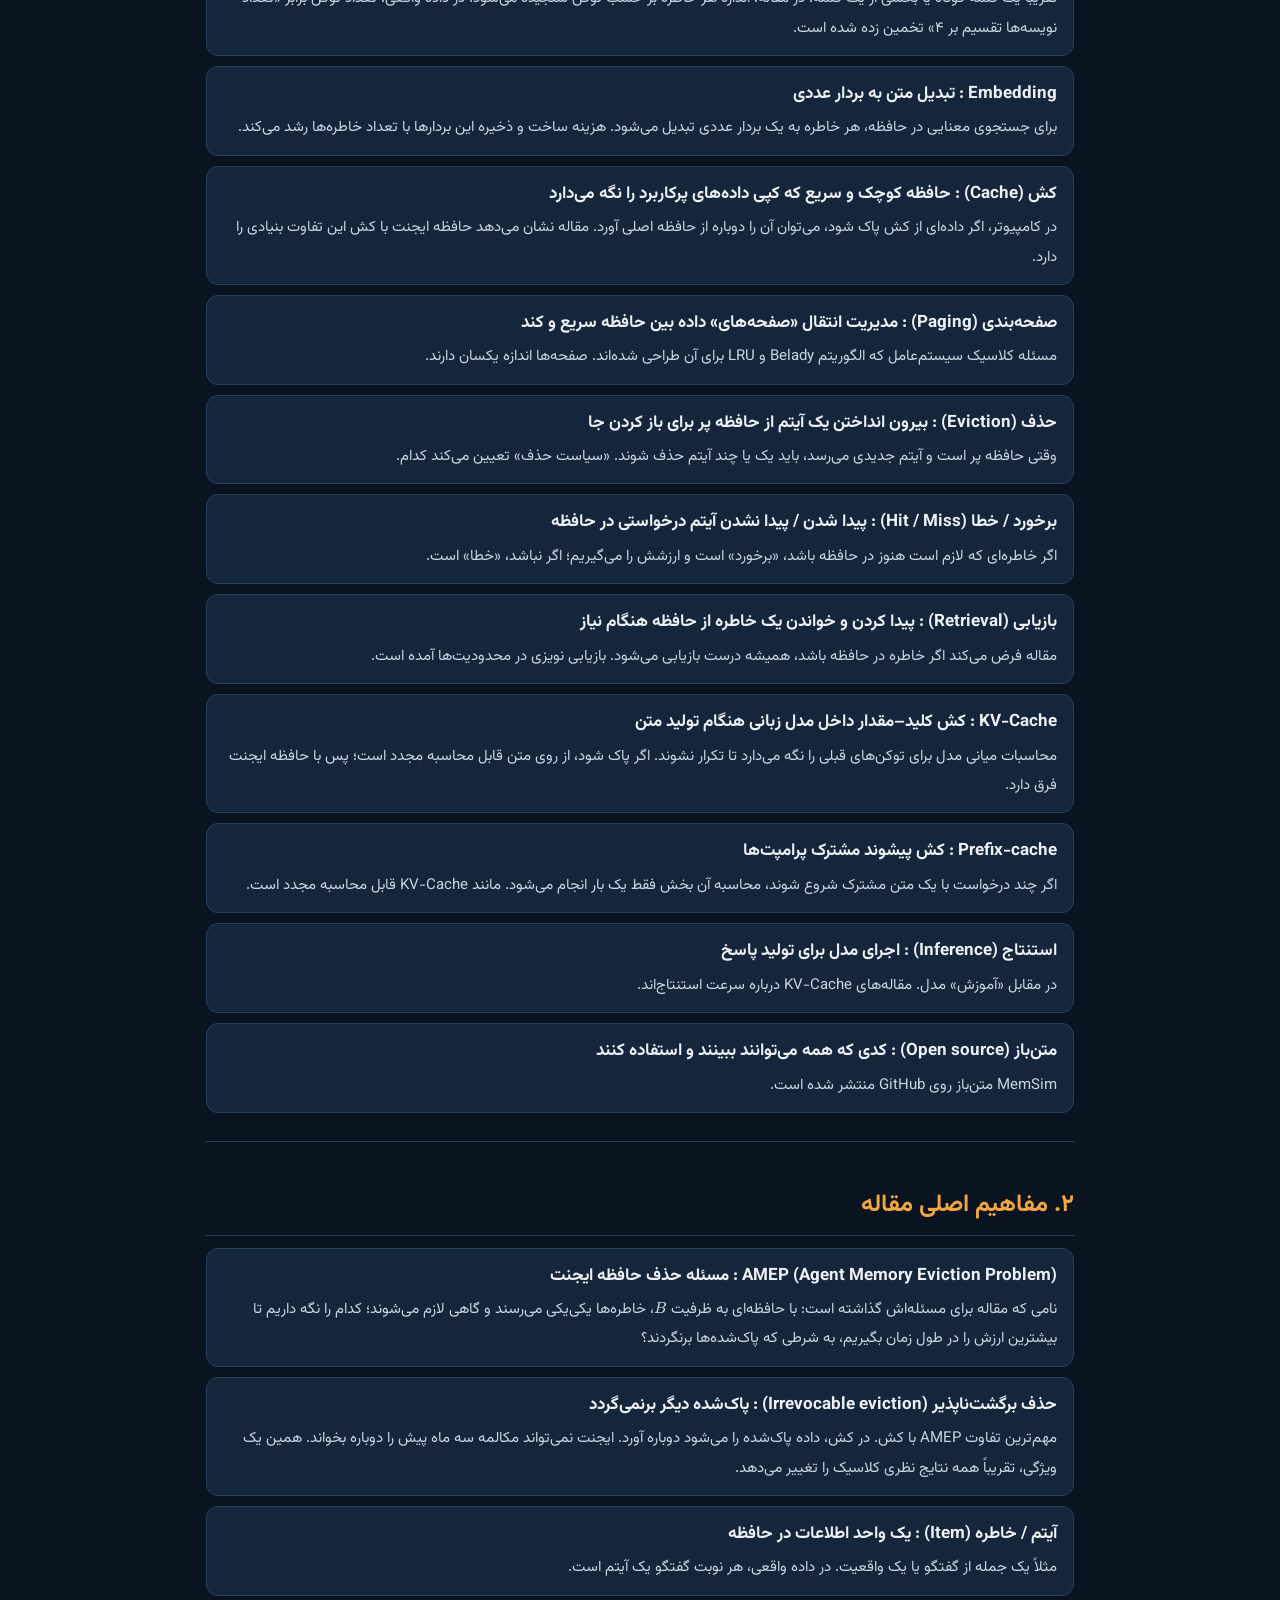
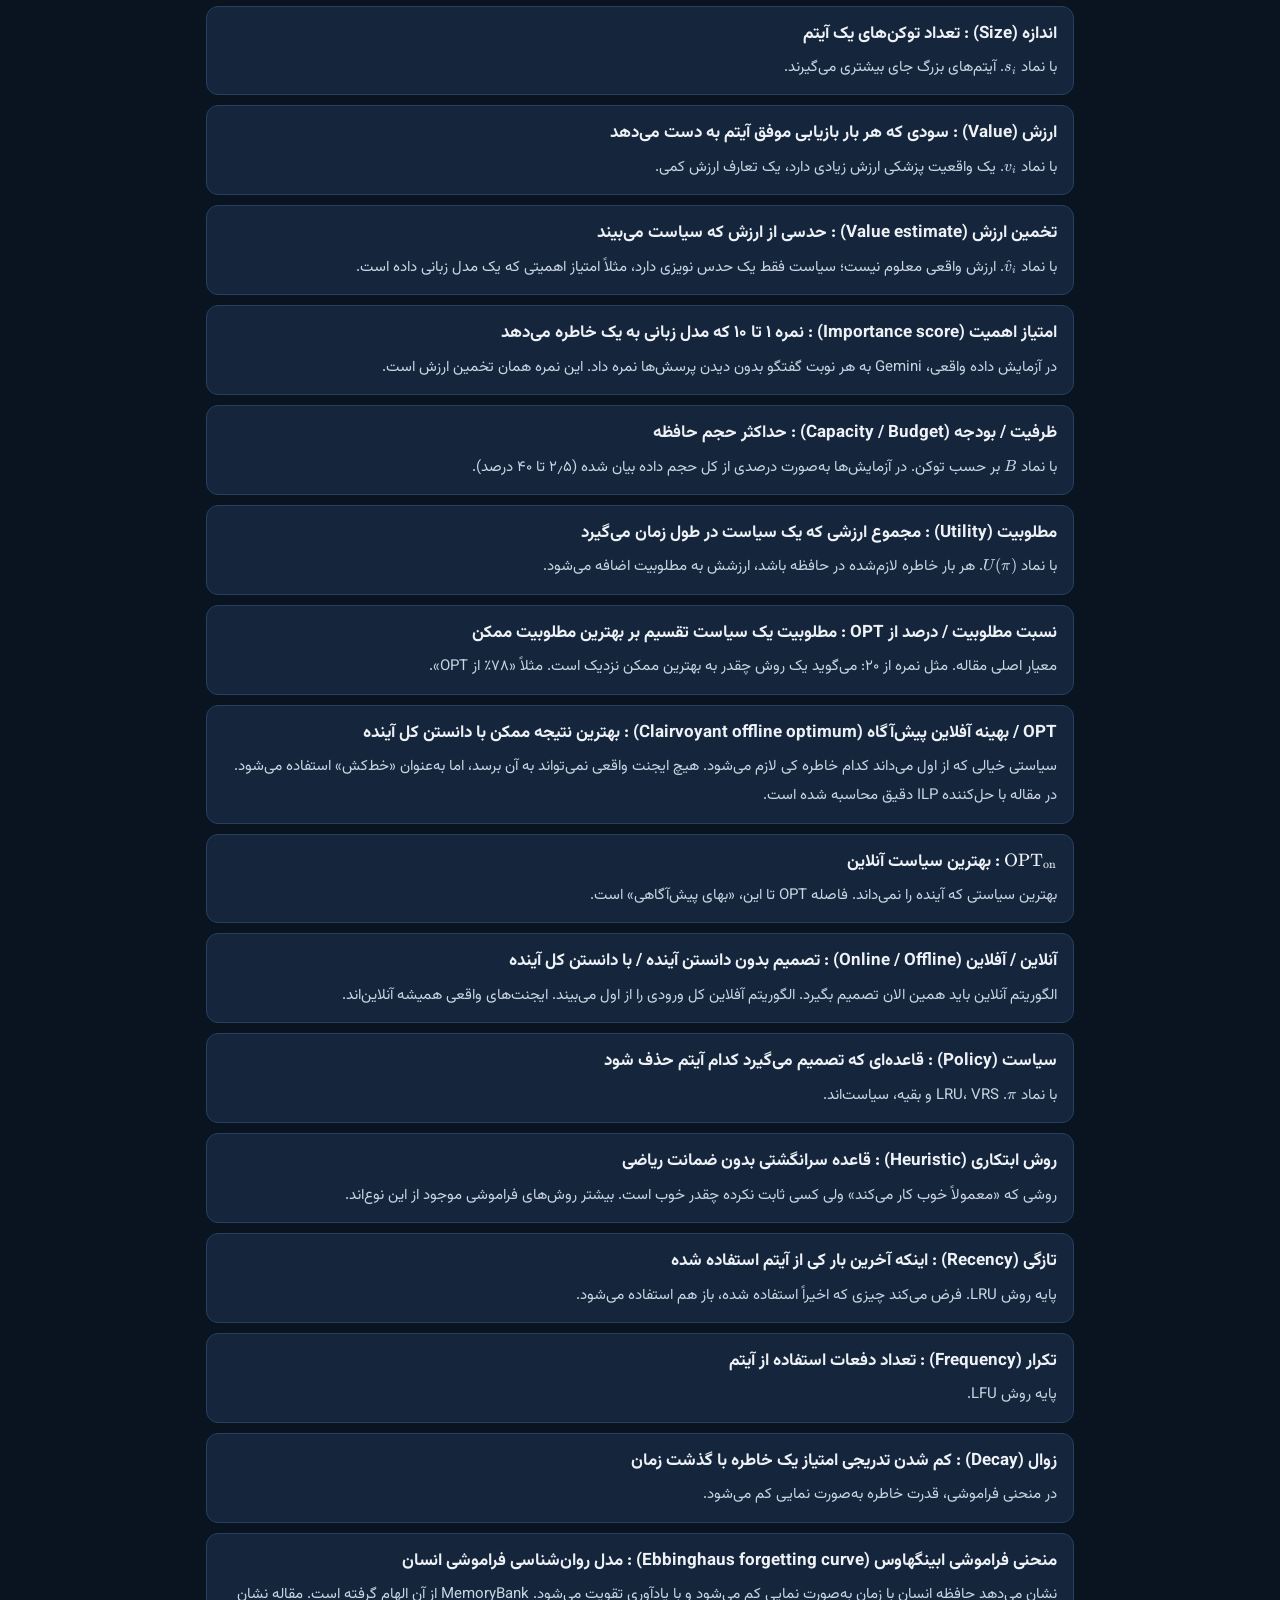
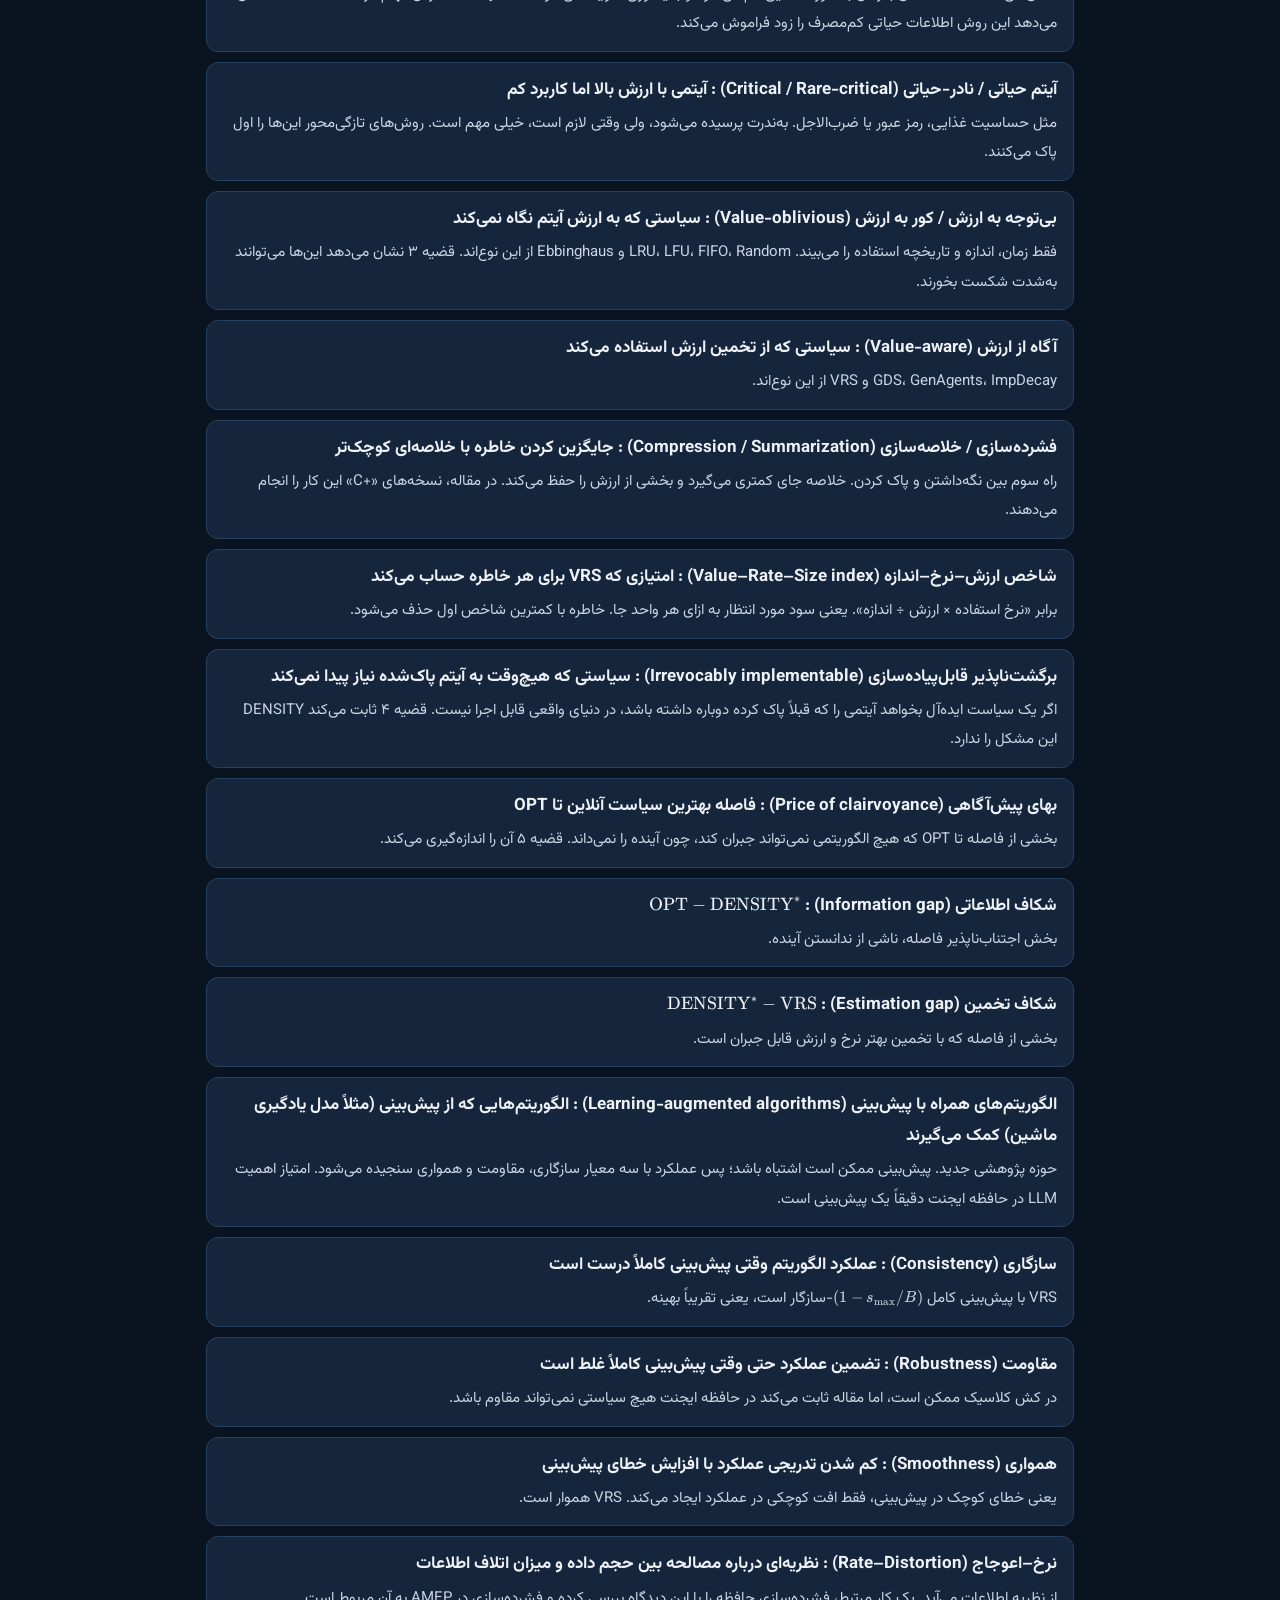
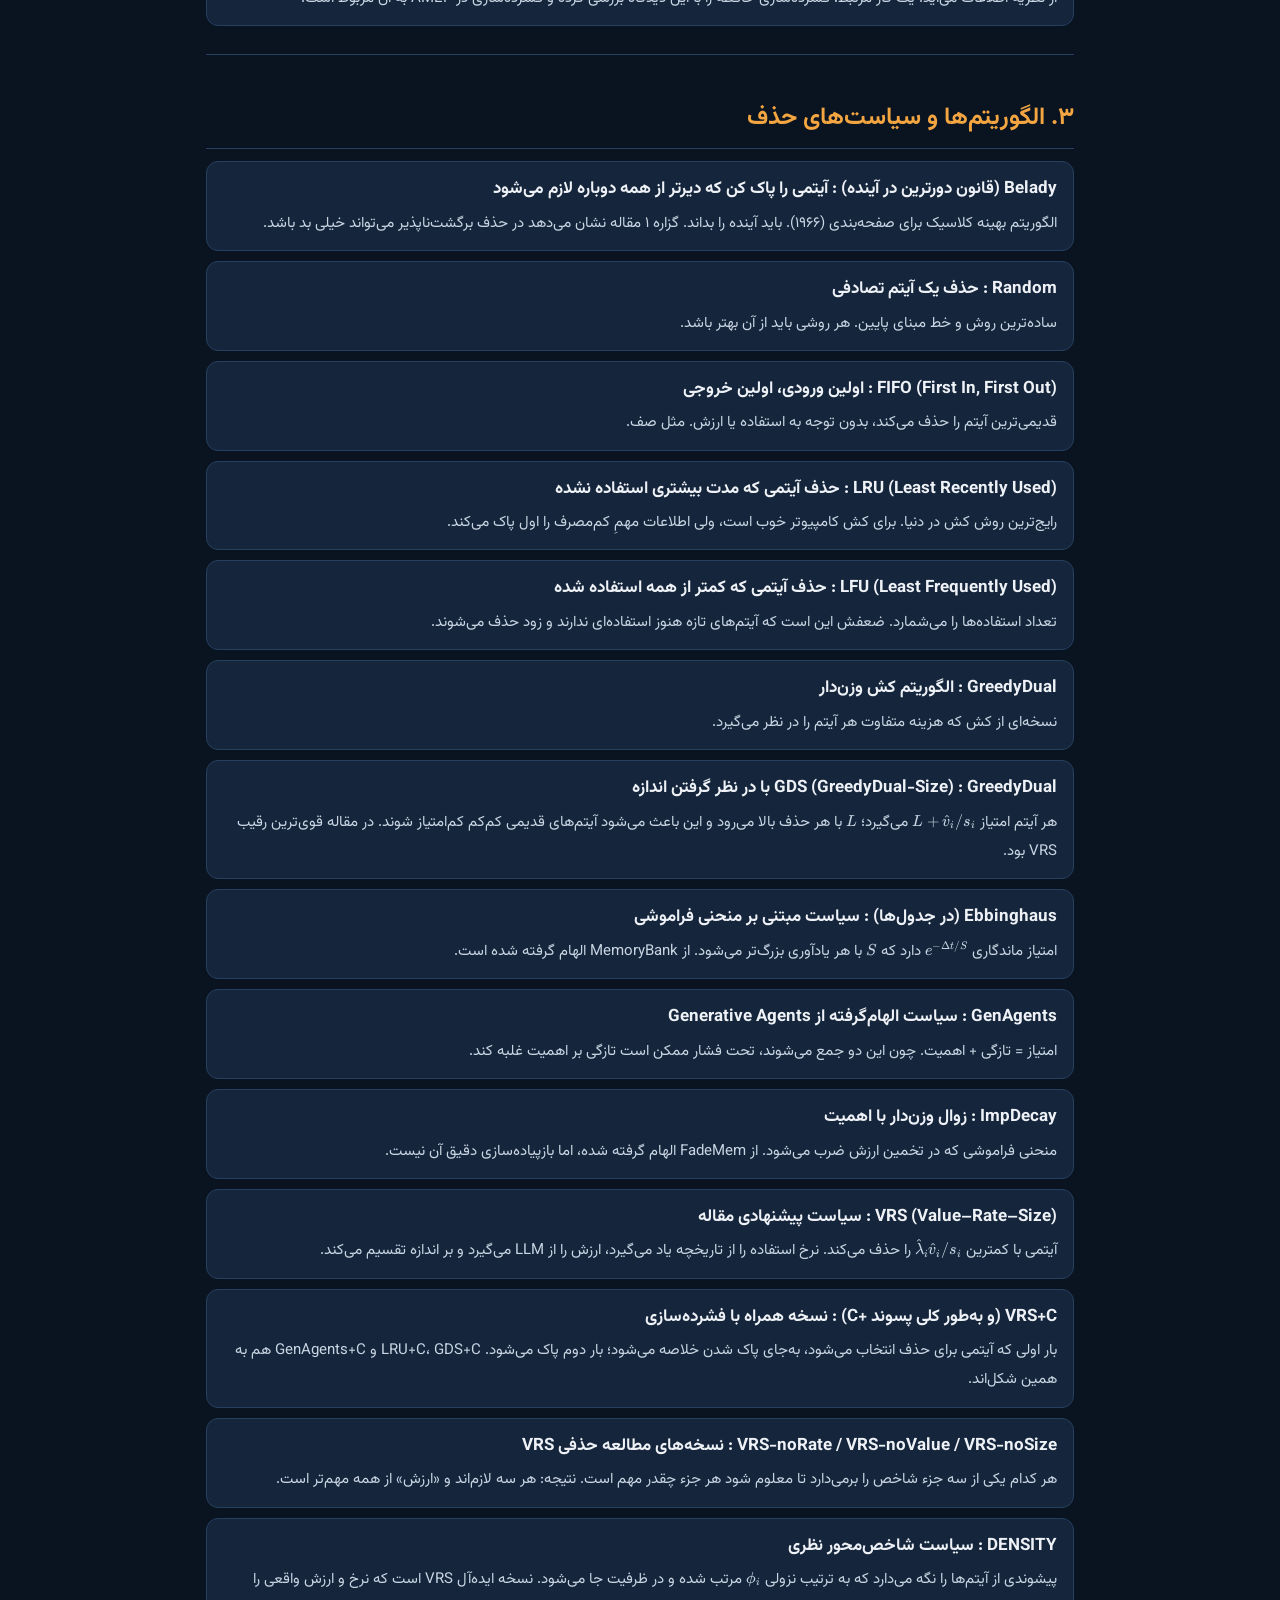
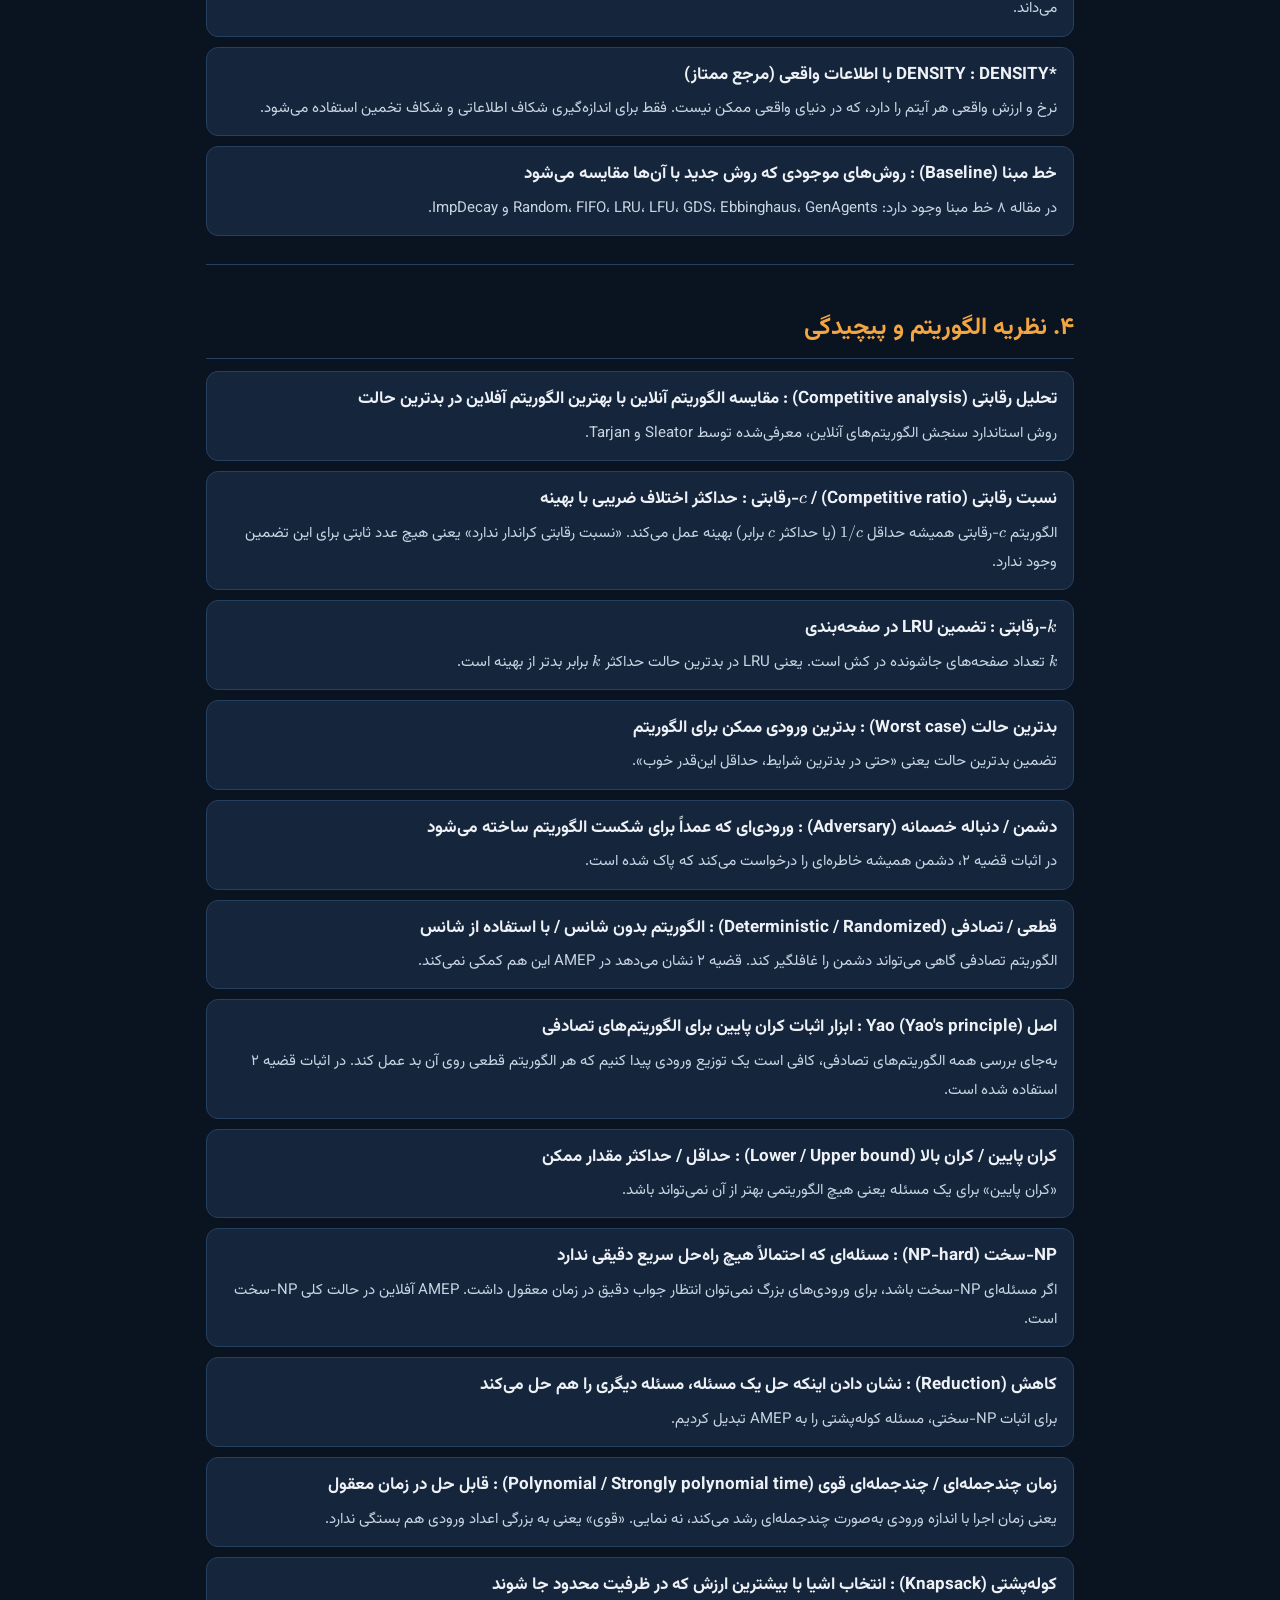
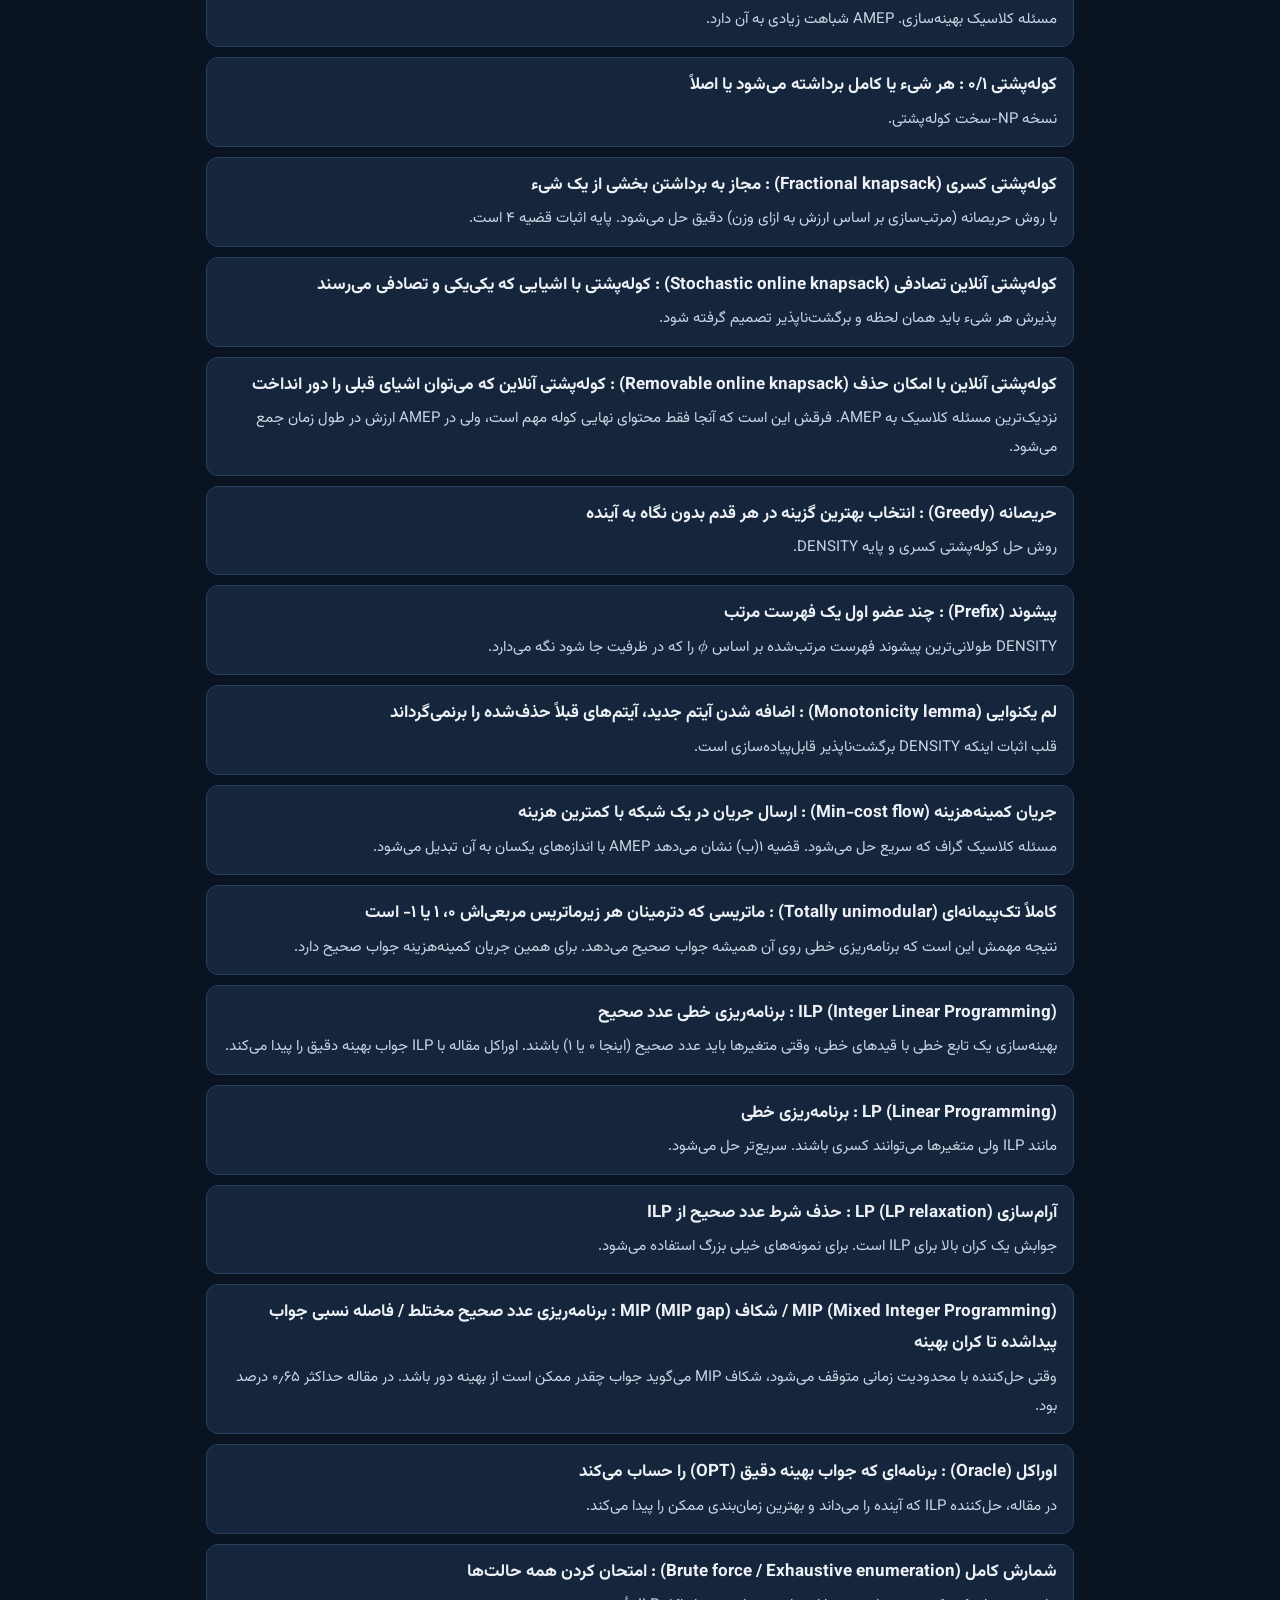
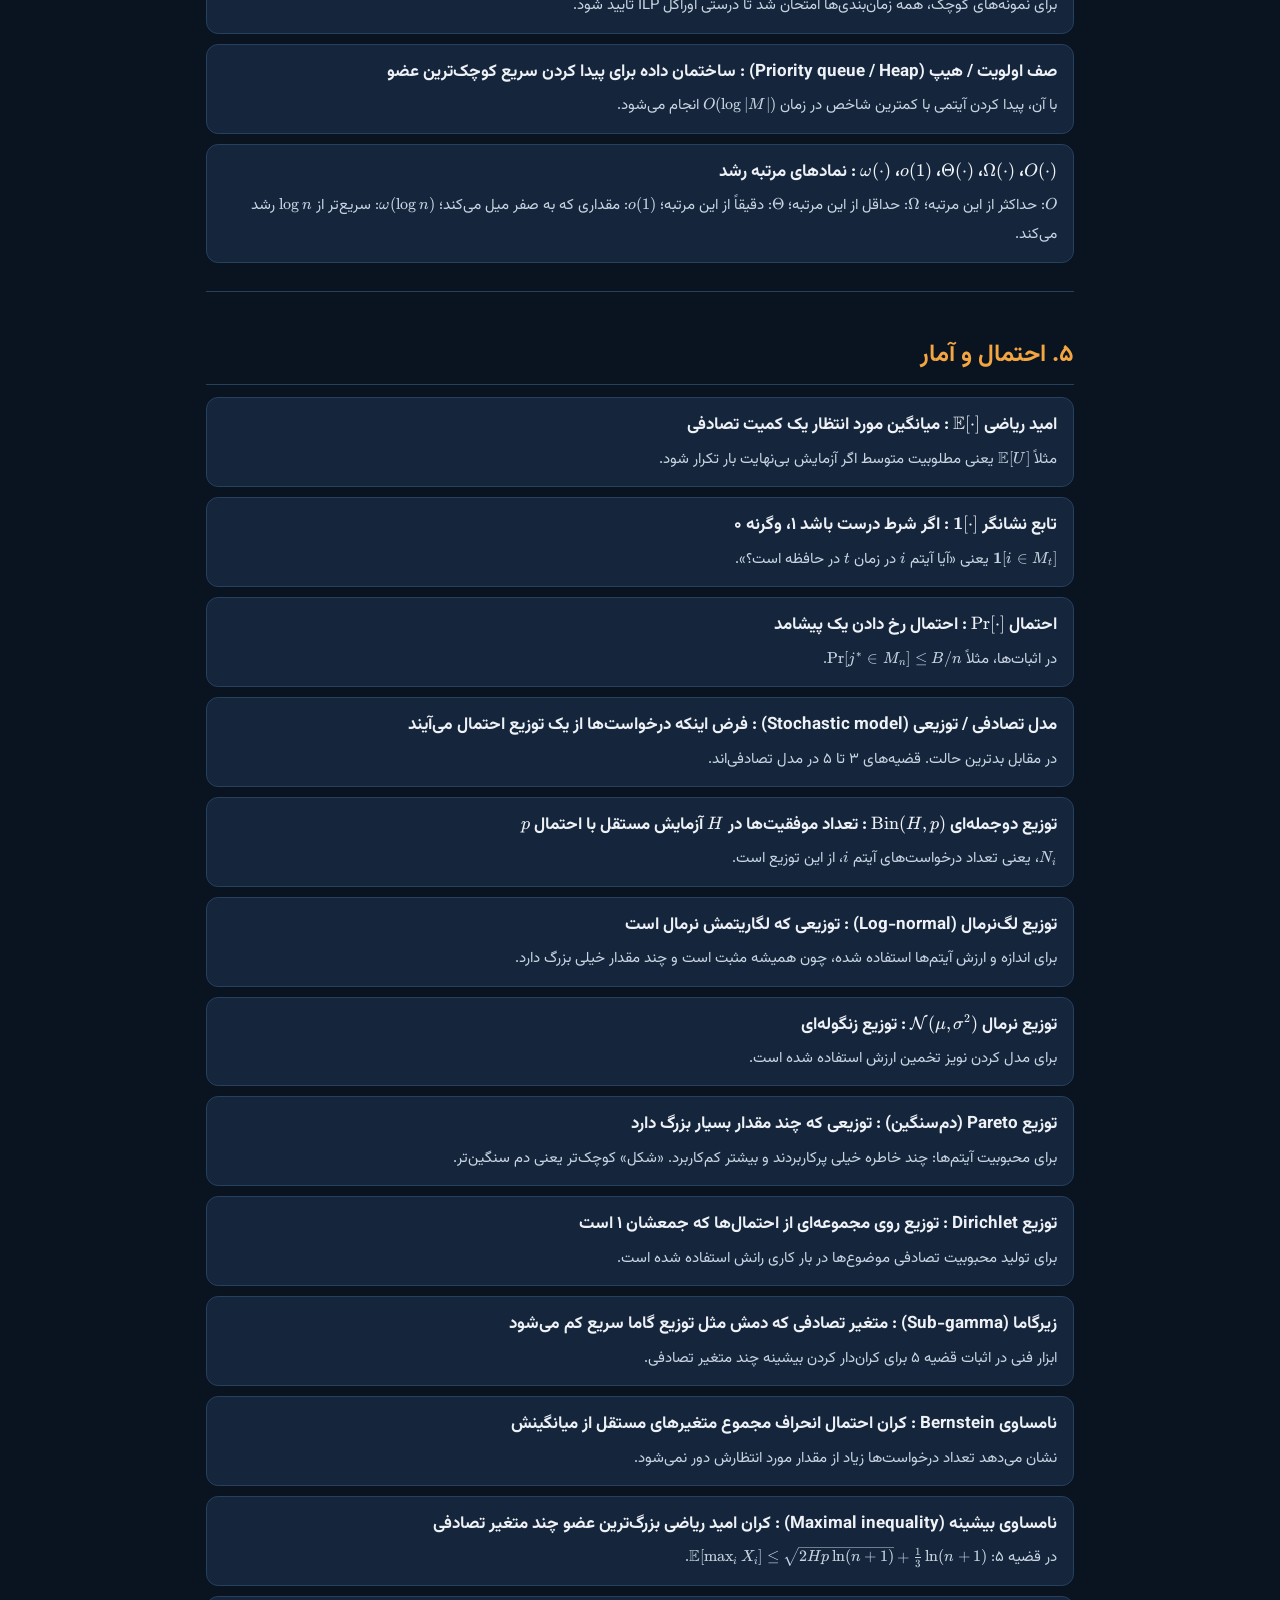
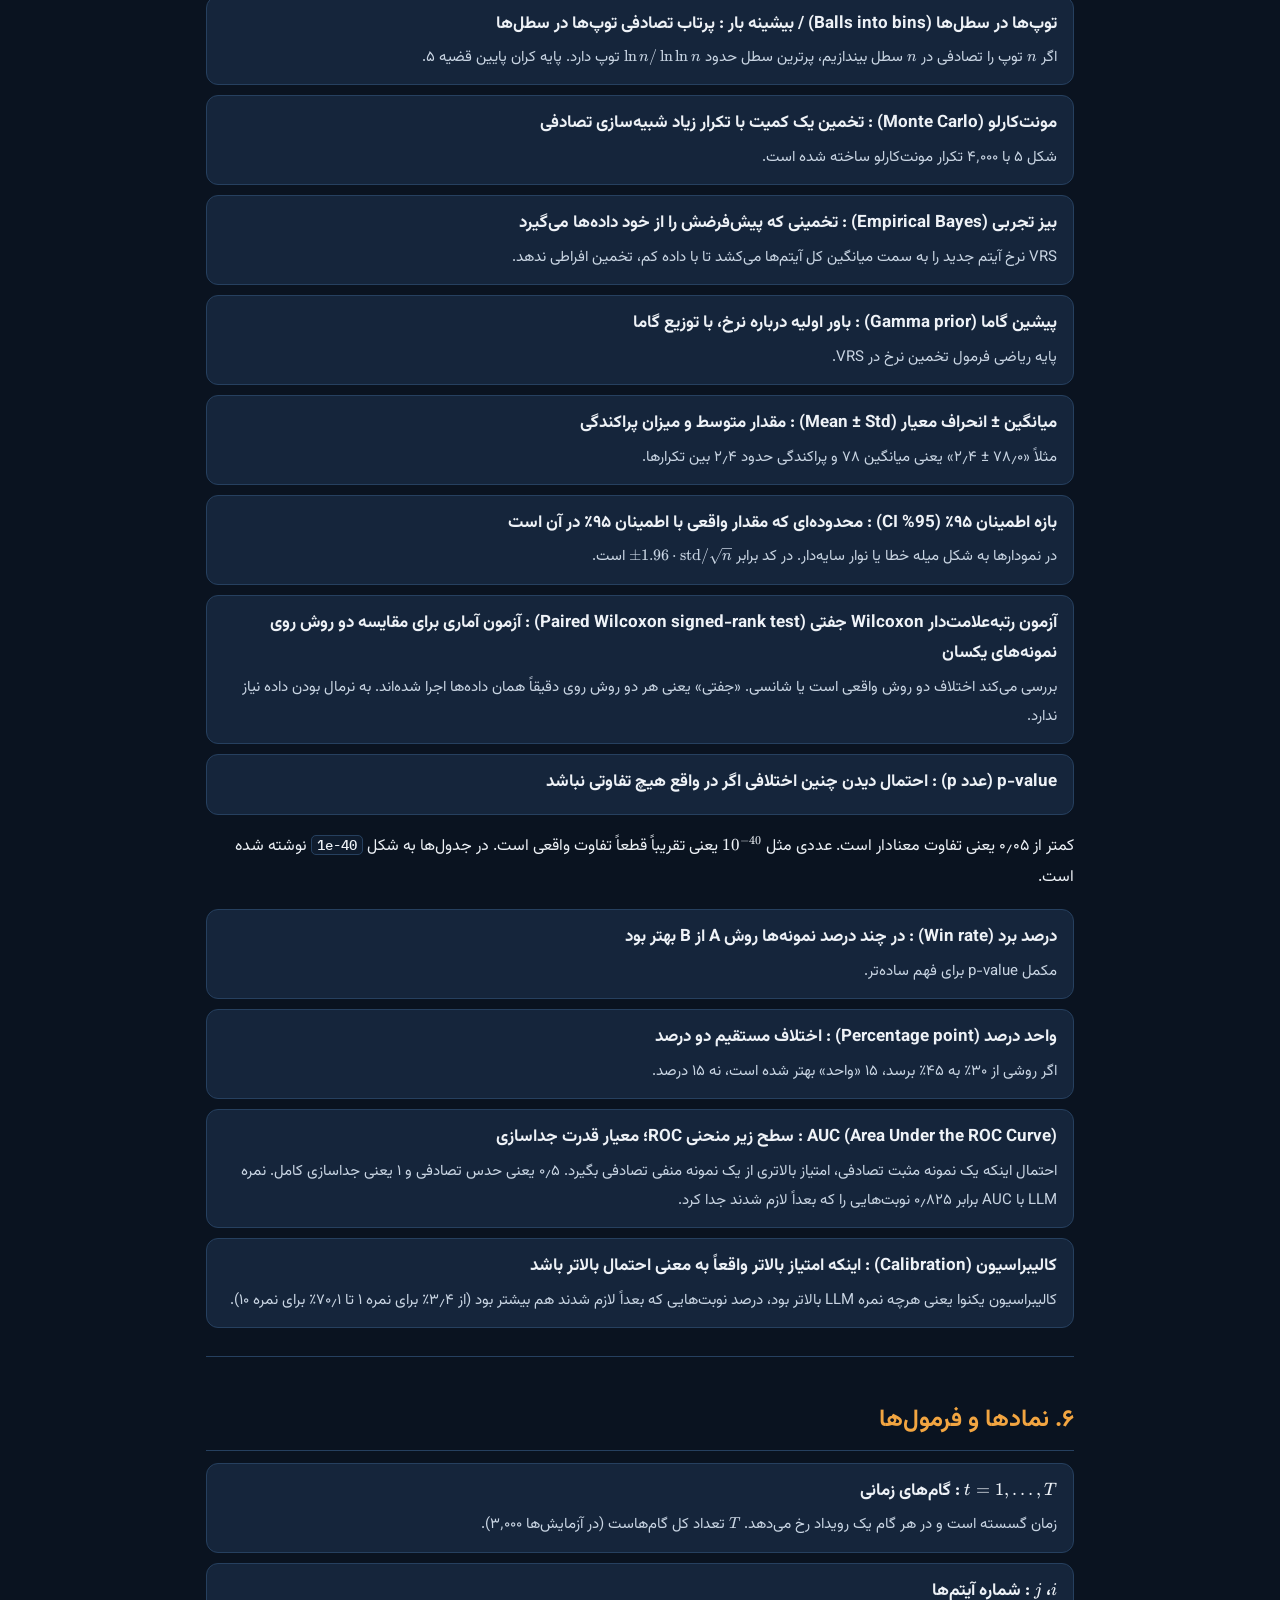
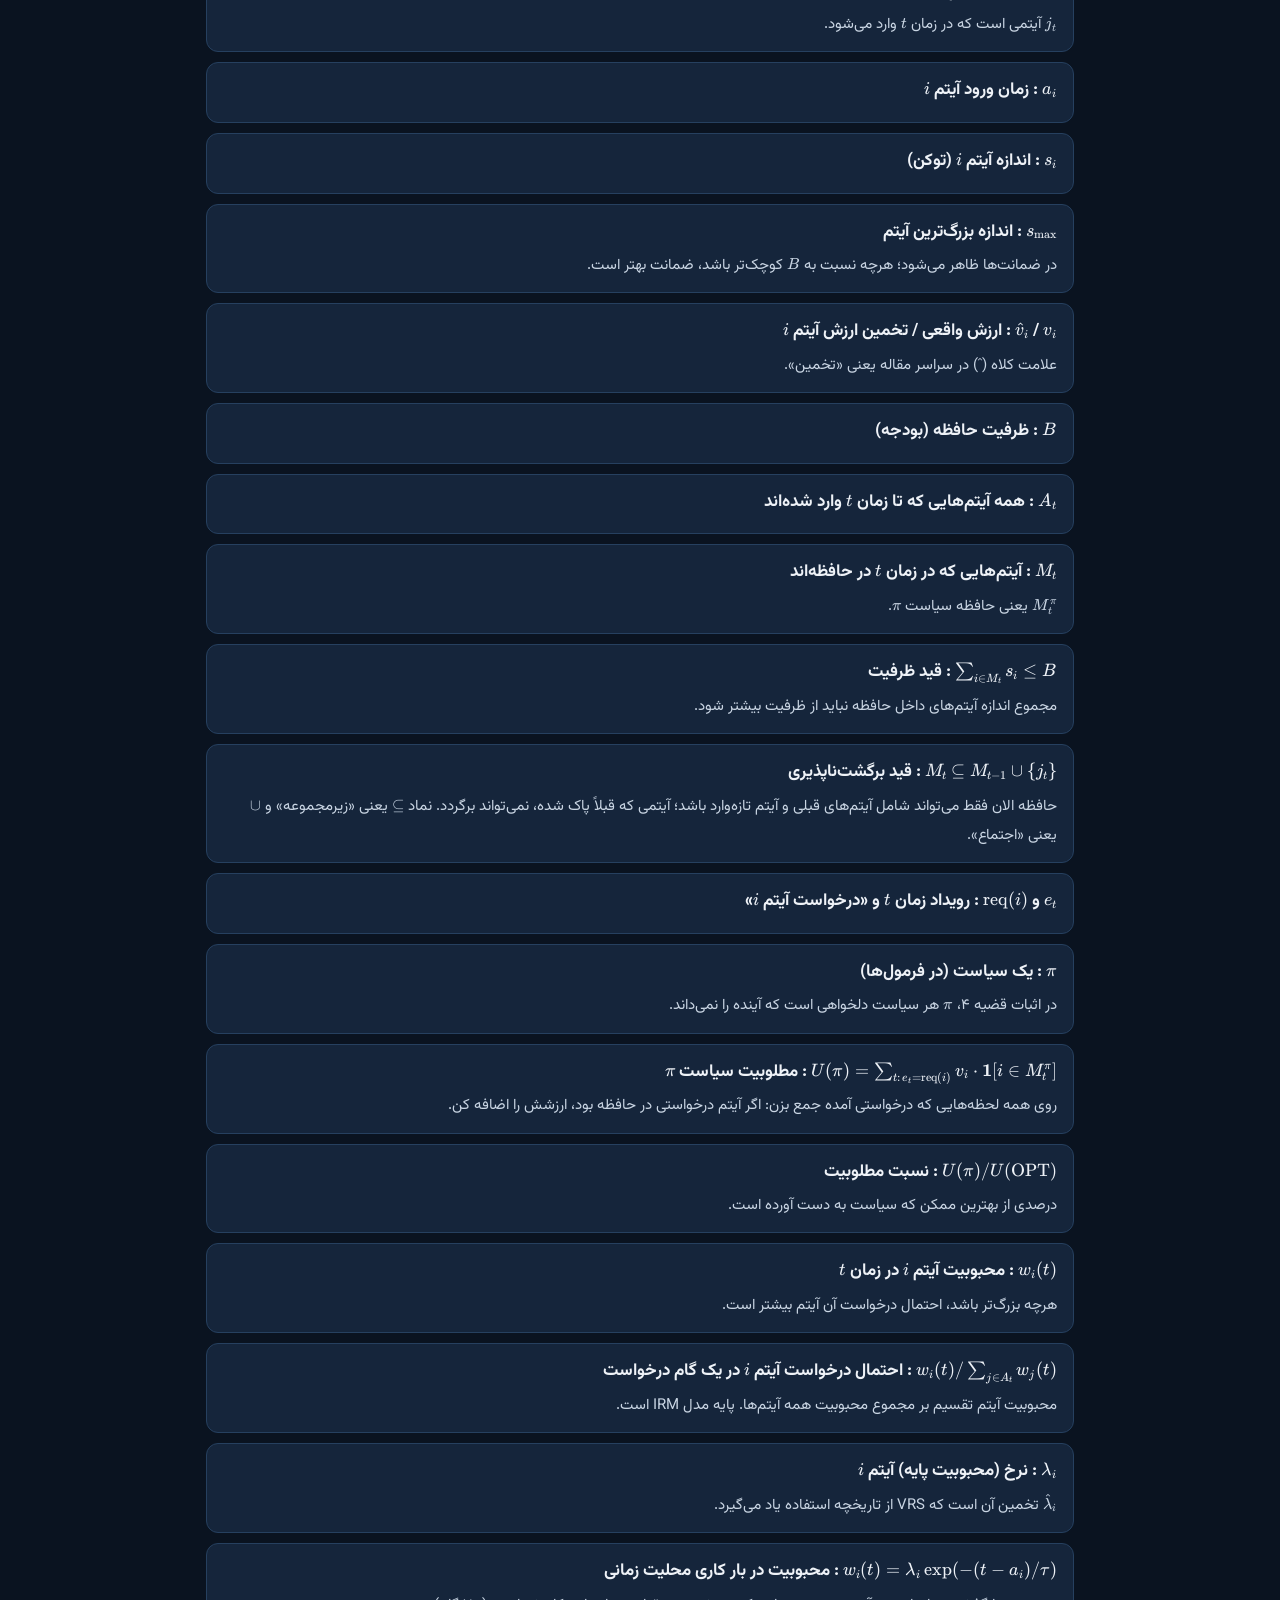
<file: presentation/helper.html>
<!doctype html>
<html lang="fa" dir="rtl">
<head>
<meta charset="utf-8">
<meta name="viewport" content="width=device-width, initial-scale=1, viewport-fit=cover">
<title>راهنمای اصطلاحات مقاله</title>
<link rel="stylesheet" href="assets/katex/katex.min.css">
<link rel="stylesheet" href="glossary.css">
</head>
<body>
<header class="bar">
  <a class="back" href="index.html">→ بازگشت به ارائه</a>
  <label class="search" for="q"><span>جستجو</span>
    <input id="q" type="search" placeholder="مثلاً LRU، کوله‌پشتی یا φ" autocomplete="off">
  </label>
  <span class="count" id="count">270 مدخل</span>
</header>
<main class="doc" id="doc">
<h1 id="راهنمای-اصطلاحات-مخففها-و-فرمولهای-مقاله">راهنمای اصطلاحات، مخفف‌ها و فرمول‌های مقاله</h1>
<p>راهنمای خواندن <a href="../paper.fa.md">paper.fa.md</a>. هر مورد به این شکل آمده است:</p>
<blockquote>
<p><strong>[عنوان یا فرمول یا کلمه] : [معنی یا کاربرد]</strong><br>
توضیح مختصر یا آموزش.</p>
</blockquote>
<p class="ragged">نسخه قابل‌جستجوی این راهنما در <code>presentation/helper.html</code> و نسخه چاپی آن در <code>helper.pdf</code> است.</p>
<h2 id="فهرست">فهرست</h2>
<ol>
<li><a href="#۱-مفاهیم-پایه-ایجنت-حافظه-و-کش">مفاهیم پایه: ایجنت، حافظه و کش</a></li>
<li><a href="#۲-مفاهیم-اصلی-مقاله">مفاهیم اصلی مقاله</a></li>
<li><a href="#۳-الگوریتمها-و-سیاستهای-حذف">الگوریتم‌ها و سیاست‌های حذف</a></li>
<li><a href="#۴-نظریه-الگوریتم-و-پیچیدگی">نظریه الگوریتم و پیچیدگی</a></li>
<li><a href="#۵-احتمال-و-آمار">احتمال و آمار</a></li>
<li><a href="#۶-نمادها-و-فرمولها">نمادها و فرمول‌ها</a></li>
<li><a href="#۷-قضیهها-گزارهها-و-تعریفهای-مقاله">قضیه‌ها، گزاره‌ها و تعریف‌های مقاله</a></li>
<li><a href="#۸-طراحی-آزمایش-و-داده">طراحی آزمایش و داده</a></li>
<li><a href="#۹-سامانهها-و-کارهای-مرتبط">سامانه‌ها و کارهای مرتبط</a></li>
<li><a href="#۱۰-ابزارها-فایلها-و-دستورها">ابزارها، فایل‌ها و دستورها</a></li>
<li><a href="#۱۱-مخففها">مخفف‌ها</a></li>
<li><a href="#۱۲-نام-پژوهشگران">نام پژوهشگران</a></li>
<li><a href="#۱۳-محلهای-انتشار">محل‌های انتشار</a></li>
</ol>
<hr />
<h2 id="۱-مفاهیم-پایه-ایجنت-حافظه-و-کش">۱. مفاهیم پایه: ایجنت، حافظه و کش</h2>
<article class="entry"><h4 id="ایجنت-agent--برنامهای-که-با-یک-مدل-زبانی-خودش-تصمیم-میگیرد-و-کار-انجام-میدهد">ایجنت (Agent) : برنامه‌ای که با یک مدل زبانی، خودش تصمیم می‌گیرد و کار انجام می‌دهد</h4>
<p>ایجنت فقط جواب یک پیام را نمی‌دهد؛ چند قدم پشت سر هم برمی‌دارد، از ابزار استفاده می‌کند و در طول زمان با کاربر کار می‌کند. مثال: دستیار شخصی‌ای که ماه‌ها با شما حرف می‌زند.</p></article>
<article class="entry"><h4 id="llm-large-language-model--مدل-زبانی-بزرگ">LLM (Large Language Model) : مدل زبانی بزرگ</h4>
<p>مدلی مثل GPT یا Gemini که با حجم عظیمی از متن آموزش دیده و متن تولید می‌کند. «مغز» ایجنت است.</p></article>
<article class="entry"><h4 id="حافظه-بلندمدت--حافظه-خارجی-پایدار--جایی-بیرون-از-مدل-که-خاطرات-ایجنت-ذخیره-میشود">حافظه بلندمدت / حافظه خارجی پایدار : جایی بیرون از مدل که خاطرات ایجنت ذخیره می‌شود</h4>
<p>مدل زبانی خودش چیزی را بین گفتگوها به یاد نمی‌آورد. پس اطلاعات مهم در یک پایگاه داده جداگانه ذخیره و هنگام نیاز بازیابی می‌شود. موضوع اصلی مقاله، مدیریت همین حافظه است.</p></article>
<article class="entry"><h4 id="پنجره-کانتکست-context-window--حداکثر-متنی-که-مدل-در-یک-لحظه-میتواند-ببیند">پنجره کانتکست (Context window) : حداکثر متنی که مدل در یک لحظه می‌تواند ببیند</h4>
<p>مثل حافظه کاری انسان است. اگر گفتگو از این حد طولانی‌تر شود، بخش‌های قدیمی دیگر دیده نمی‌شوند، و برای همین حافظه خارجی لازم است.</p></article>
<article class="entry"><h4 id="پرامپت-prompt--بودجه-پرامپت--متن-ورودی-که-به-مدل-داده-میشود--سقف-طول-آن">پرامپت (Prompt) / بودجه پرامپت : متن ورودی که به مدل داده می‌شود / سقف طول آن</h4>
<p>خاطرات بازیابی‌شده باید داخل پرامپت جا شوند. بودجه پرامپت یکی از دلایل محدود بودن حافظه است.</p></article>
<article class="entry"><h4 id="توکن-token--واحد-شمارش-متن-برای-مدلهای-زبانی">توکن (Token) : واحد شمارش متن برای مدل‌های زبانی</h4>
<p>تقریباً یک کلمه کوتاه یا بخشی از یک کلمه. در مقاله، اندازه هر خاطره بر حسب توکن سنجیده می‌شود. در داده واقعی، تعداد توکن برابر «تعداد نویسه‌ها تقسیم بر ۴» تخمین زده شده است.</p></article>
<article class="entry"><h4 id="embedding--تبدیل-متن-به-بردار-عددی">Embedding : تبدیل متن به بردار عددی</h4>
<p>برای جستجوی معنایی در حافظه، هر خاطره به یک بردار عددی تبدیل می‌شود. هزینه ساخت و ذخیره این بردارها با تعداد خاطره‌ها رشد می‌کند.</p></article>
<article class="entry"><h4 id="کش-cache--حافظه-کوچک-و-سریع-که-کپی-دادههای-پرکاربرد-را-نگه-میدارد">کش (Cache) : حافظه کوچک و سریع که کپی داده‌های پرکاربرد را نگه می‌دارد</h4>
<p>در کامپیوتر، اگر داده‌ای از کش پاک شود، می‌توان آن را دوباره از حافظه اصلی آورد. مقاله نشان می‌دهد حافظه ایجنت با کش این تفاوت بنیادی را دارد.</p></article>
<article class="entry"><h4 id="صفحهبندی-paging--مدیریت-انتقال-صفحههای-داده-بین-حافظه-سریع-و-کند">صفحه‌بندی (Paging) : مدیریت انتقال «صفحه‌های» داده بین حافظه سریع و کند</h4>
<p>مسئله کلاسیک سیستم‌عامل که الگوریتم Belady و LRU برای آن طراحی شده‌اند. صفحه‌ها اندازه یکسان دارند.</p></article>
<article class="entry"><h4 id="حذف-eviction--بیرون-انداختن-یک-آیتم-از-حافظه-پر-برای-باز-کردن-جا">حذف (Eviction) : بیرون انداختن یک آیتم از حافظه پر برای باز کردن جا</h4>
<p>وقتی حافظه پر است و آیتم جدیدی می‌رسد، باید یک یا چند آیتم حذف شوند. «سیاست حذف» تعیین می‌کند کدام.</p></article>
<article class="entry"><h4 id="برخورد--خطا-hit--miss--پیدا-شدن--پیدا-نشدن-آیتم-درخواستی-در-حافظه">برخورد / خطا (Hit / Miss) : پیدا شدن / پیدا نشدن آیتم درخواستی در حافظه</h4>
<p>اگر خاطره‌ای که لازم است هنوز در حافظه باشد، «برخورد» است و ارزشش را می‌گیریم؛ اگر نباشد، «خطا» است.</p></article>
<article class="entry"><h4 id="بازیابی-retrieval--پیدا-کردن-و-خواندن-یک-خاطره-از-حافظه-هنگام-نیاز">بازیابی (Retrieval) : پیدا کردن و خواندن یک خاطره از حافظه هنگام نیاز</h4>
<p>مقاله فرض می‌کند اگر خاطره در حافظه باشد، همیشه درست بازیابی می‌شود. بازیابی نویزی در محدودیت‌ها آمده است.</p></article>
<article class="entry"><h4 id="kv-cache--کش-کلیدمقدار-داخل-مدل-زبانی-هنگام-تولید-متن">KV-Cache : کش کلید–مقدار داخل مدل زبانی هنگام تولید متن</h4>
<p>محاسبات میانی مدل برای توکن‌های قبلی را نگه می‌دارد تا تکرار نشوند. اگر پاک شود، از روی متن قابل محاسبه مجدد است؛ پس با حافظه ایجنت فرق دارد.</p></article>
<article class="entry"><h4 id="prefix-cache--کش-پیشوند-مشترک-پرامپتها">Prefix-cache : کش پیشوند مشترک پرامپت‌ها</h4>
<p>اگر چند درخواست با یک متن مشترک شروع شوند، محاسبه آن بخش فقط یک بار انجام می‌شود. مانند KV-Cache قابل محاسبه مجدد است.</p></article>
<article class="entry"><h4 id="استنتاج-inference--اجرای-مدل-برای-تولید-پاسخ">استنتاج (Inference) : اجرای مدل برای تولید پاسخ</h4>
<p>در مقابل «آموزش» مدل. مقاله‌های KV-Cache درباره سرعت استنتاج‌اند.</p></article>
<article class="entry"><h4 id="متنباز-open-source--کدی-که-همه-میتوانند-ببینند-و-استفاده-کنند">متن‌باز (Open source) : کدی که همه می‌توانند ببینند و استفاده کنند</h4>
<p>MemSim متن‌باز روی GitHub منتشر شده است.</p></article>
<hr />
<h2 id="۲-مفاهیم-اصلی-مقاله">۲. مفاهیم اصلی مقاله</h2>
<article class="entry"><h4 id="amep-agent-memory-eviction-problem--مسئله-حذف-حافظه-ایجنت">AMEP (Agent Memory Eviction Problem) : مسئله حذف حافظه ایجنت</h4>
<p>نامی که مقاله برای مسئله‌اش گذاشته است: با حافظه‌ای به ظرفیت <span class="arithmatex">\(B\)</span>، خاطره‌ها یکی‌یکی می‌رسند و گاهی لازم می‌شوند؛ کدام را نگه داریم تا بیشترین ارزش را در طول زمان بگیریم، به شرطی که پاک‌شده‌ها برنگردند؟</p></article>
<article class="entry"><h4 id="حذف-برگشتناپذیر-irrevocable-eviction--پاکشده-دیگر-برنمیگردد">حذف برگشت‌ناپذیر (Irrevocable eviction) : پاک‌شده دیگر برنمی‌گردد</h4>
<p>مهم‌ترین تفاوت AMEP با کش. در کش، داده پاک‌شده را می‌شود دوباره آورد. ایجنت نمی‌تواند مکالمه سه ماه پیش را دوباره بخواند. همین یک ویژگی، تقریباً همه نتایج نظری کلاسیک را تغییر می‌دهد.</p></article>
<article class="entry"><h4 id="آیتم--خاطره-item--یک-واحد-اطلاعات-در-حافظه">آیتم / خاطره (Item) : یک واحد اطلاعات در حافظه</h4>
<p>مثلاً یک جمله از گفتگو یا یک واقعیت. در داده واقعی، هر نوبت گفتگو یک آیتم است.</p></article>
<article class="entry"><h4 id="اندازه-size--تعداد-توکنهای-یک-آیتم">اندازه (Size) : تعداد توکن‌های یک آیتم</h4>
<p>با نماد <span class="arithmatex">\(s_i\)</span>. آیتم‌های بزرگ جای بیشتری می‌گیرند.</p></article>
<article class="entry"><h4 id="ارزش-value--سودی-که-هر-بار-بازیابی-موفق-آیتم-به-دست-میدهد">ارزش (Value) : سودی که هر بار بازیابی موفق آیتم به دست می‌دهد</h4>
<p>با نماد <span class="arithmatex">\(v_i\)</span>. یک واقعیت پزشکی ارزش زیادی دارد، یک تعارف ارزش کمی.</p></article>
<article class="entry"><h4 id="تخمین-ارزش-value-estimate--حدسی-از-ارزش-که-سیاست-میبیند">تخمین ارزش (Value estimate) : حدسی از ارزش که سیاست می‌بیند</h4>
<p>با نماد <span class="arithmatex">\(\hat v_i\)</span>. ارزش واقعی معلوم نیست؛ سیاست فقط یک حدس نویزی دارد، مثلاً امتیاز اهمیتی که یک مدل زبانی داده است.</p></article>
<article class="entry"><h4 id="امتیاز-اهمیت-importance-score--نمره-۱-تا-۱۰-که-مدل-زبانی-به-یک-خاطره-میدهد">امتیاز اهمیت (Importance score) : نمره ۱ تا ۱۰ که مدل زبانی به یک خاطره می‌دهد</h4>
<p>در آزمایش داده واقعی، Gemini به هر نوبت گفتگو بدون دیدن پرسش‌ها نمره داد. این نمره همان تخمین ارزش است.</p></article>
<article class="entry"><h4 id="ظرفیت--بودجه-capacity--budget--حداکثر-حجم-حافظه">ظرفیت / بودجه (Capacity / Budget) : حداکثر حجم حافظه</h4>
<p>با نماد <span class="arithmatex">\(B\)</span> بر حسب توکن. در آزمایش‌ها به‌صورت درصدی از کل حجم داده بیان شده (۲٫۵ تا ۴۰ درصد).</p></article>
<article class="entry"><h4 id="مطلوبیت-utility--مجموع-ارزشی-که-یک-سیاست-در-طول-زمان-میگیرد">مطلوبیت (Utility) : مجموع ارزشی که یک سیاست در طول زمان می‌گیرد</h4>
<p>با نماد <span class="arithmatex">\(U(\pi)\)</span>. هر بار خاطره لازم‌شده در حافظه باشد، ارزشش به مطلوبیت اضافه می‌شود.</p></article>
<article class="entry"><h4 id="نسبت-مطلوبیت--درصد-از-opt--مطلوبیت-یک-سیاست-تقسیم-بر-بهترین-مطلوبیت-ممکن">نسبت مطلوبیت / درصد از OPT : مطلوبیت یک سیاست تقسیم بر بهترین مطلوبیت ممکن</h4>
<p>معیار اصلی مقاله. مثل نمره از ۲۰: می‌گوید یک روش چقدر به بهترین ممکن نزدیک است. مثلاً «۷۸٪ از OPT».</p></article>
<article class="entry"><h4 id="opt--بهینه-آفلاین-پیشآگاه-clairvoyant-offline-optimum--بهترین-نتیجه-ممکن-با-دانستن-کل-آینده">OPT / بهینه آفلاین پیش‌آگاه (Clairvoyant offline optimum) : بهترین نتیجه ممکن با دانستن کل آینده</h4>
<p>سیاستی خیالی که از اول می‌داند کدام خاطره کی لازم می‌شود. هیچ ایجنت واقعی نمی‌تواند به آن برسد، اما به‌عنوان «خط‌کش» استفاده می‌شود. در مقاله با حل‌کننده ILP دقیق محاسبه شده است.</p></article>
<article class="entry"><h4 id="mathrmopt_mathrmon--بهترین-سیاست-آنلاین"><span class="arithmatex">\(\mathrm{OPT}_{\mathrm{on}}\)</span> : بهترین سیاست آنلاین</h4>
<p>بهترین سیاستی که آینده را نمی‌داند. فاصله OPT تا این، «بهای پیش‌آگاهی» است.</p></article>
<article class="entry"><h4 id="آنلاین--آفلاین-online--offline--تصمیم-بدون-دانستن-آینده--با-دانستن-کل-آینده">آنلاین / آفلاین (Online / Offline) : تصمیم بدون دانستن آینده / با دانستن کل آینده</h4>
<p>الگوریتم آنلاین باید همین الان تصمیم بگیرد. الگوریتم آفلاین کل ورودی را از اول می‌بیند. ایجنت‌های واقعی همیشه آنلاین‌اند.</p></article>
<article class="entry"><h4 id="سیاست-policy--قاعدهای-که-تصمیم-میگیرد-کدام-آیتم-حذف-شود">سیاست (Policy) : قاعده‌ای که تصمیم می‌گیرد کدام آیتم حذف شود</h4>
<p>با نماد <span class="arithmatex">\(\pi\)</span>. LRU، VRS و بقیه، سیاست‌اند.</p></article>
<article class="entry"><h4 id="روش-ابتکاری-heuristic--قاعده-سرانگشتی-بدون-ضمانت-ریاضی">روش ابتکاری (Heuristic) : قاعده سرانگشتی بدون ضمانت ریاضی</h4>
<p>روشی که «معمولاً خوب کار می‌کند» ولی کسی ثابت نکرده چقدر خوب است. بیشتر روش‌های فراموشی موجود از این نوع‌اند.</p></article>
<article class="entry"><h4 id="تازگی-recency--اینکه-آخرین-بار-کی-از-آیتم-استفاده-شده">تازگی (Recency) : اینکه آخرین بار کی از آیتم استفاده شده</h4>
<p>پایه روش LRU. فرض می‌کند چیزی که اخیراً استفاده شده، باز هم استفاده می‌شود.</p></article>
<article class="entry"><h4 id="تکرار-frequency--تعداد-دفعات-استفاده-از-آیتم">تکرار (Frequency) : تعداد دفعات استفاده از آیتم</h4>
<p>پایه روش LFU.</p></article>
<article class="entry"><h4 id="زوال-decay--کم-شدن-تدریجی-امتیاز-یک-خاطره-با-گذشت-زمان">زوال (Decay) : کم شدن تدریجی امتیاز یک خاطره با گذشت زمان</h4>
<p>در منحنی فراموشی، قدرت خاطره به‌صورت نمایی کم می‌شود.</p></article>
<article class="entry"><h4 id="منحنی-فراموشی-ابینگهاوس-ebbinghaus-forgetting-curve--مدل-روانشناسی-فراموشی-انسان">منحنی فراموشی ابینگهاوس (Ebbinghaus forgetting curve) : مدل روان‌شناسی فراموشی انسان</h4>
<p>نشان می‌دهد حافظه انسان با زمان به‌صورت نمایی کم می‌شود و با یادآوری تقویت می‌شود. MemoryBank از آن الهام گرفته است. مقاله نشان می‌دهد این روش اطلاعات حیاتی کم‌مصرف را زود فراموش می‌کند.</p></article>
<article class="entry"><h4 id="آیتم-حیاتی--نادر-حیاتی-critical--rare-critical--آیتمی-با-ارزش-بالا-اما-کاربرد-کم">آیتم حیاتی / نادر-حیاتی (Critical / Rare-critical) : آیتمی با ارزش بالا اما کاربرد کم</h4>
<p>مثل حساسیت غذایی، رمز عبور یا ضرب‌الاجل. به‌ندرت پرسیده می‌شود، ولی وقتی لازم است، خیلی مهم است. روش‌های تازگی‌محور این‌ها را اول پاک می‌کنند.</p></article>
<article class="entry"><h4 id="بیتوجه-به-ارزش--کور-به-ارزش-value-oblivious--سیاستی-که-به-ارزش-آیتم-نگاه-نمیکند">بی‌توجه به ارزش / کور به ارزش (Value-oblivious) : سیاستی که به ارزش آیتم نگاه نمی‌کند</h4>
<p>فقط زمان، اندازه و تاریخچه استفاده را می‌بیند. LRU، LFU، FIFO، Random و Ebbinghaus از این نوع‌اند. قضیه ۳ نشان می‌دهد این‌ها می‌توانند به‌شدت شکست بخورند.</p></article>
<article class="entry"><h4 id="آگاه-از-ارزش-value-aware--سیاستی-که-از-تخمین-ارزش-استفاده-میکند">آگاه از ارزش (Value-aware) : سیاستی که از تخمین ارزش استفاده می‌کند</h4>
<p>GDS، GenAgents، ImpDecay و VRS از این نوع‌اند.</p></article>
<article class="entry"><h4 id="فشردهسازی--خلاصهسازی-compression--summarization--جایگزین-کردن-خاطره-با-خلاصهای-کوچکتر">فشرده‌سازی / خلاصه‌سازی (Compression / Summarization) : جایگزین کردن خاطره با خلاصه‌ای کوچک‌تر</h4>
<p>راه سوم بین نگه‌داشتن و پاک کردن. خلاصه جای کمتری می‌گیرد و بخشی از ارزش را حفظ می‌کند. در مقاله، نسخه‌های «+C» این کار را انجام می‌دهند.</p></article>
<article class="entry"><h4 id="شاخص-ارزشنرخاندازه-valueratesize-index--امتیازی-که-vrs-برای-هر-خاطره-حساب-میکند">شاخص ارزش–نرخ–اندازه (Value–Rate–Size index) : امتیازی که VRS برای هر خاطره حساب می‌کند</h4>
<p>برابر «نرخ استفاده × ارزش ÷ اندازه». یعنی سود مورد انتظار به ازای هر واحد جا. خاطره با کمترین شاخص اول حذف می‌شود.</p></article>
<article class="entry"><h4 id="برگشتناپذیر-قابلپیادهسازی-irrevocably-implementable--سیاستی-که-هیچوقت-به-آیتم-پاکشده-نیاز-پیدا-نمیکند">برگشت‌ناپذیر قابل‌پیاده‌سازی (Irrevocably implementable) : سیاستی که هیچ‌وقت به آیتم پاک‌شده نیاز پیدا نمی‌کند</h4>
<p>اگر یک سیاست ایده‌آل بخواهد آیتمی را که قبلاً پاک کرده دوباره داشته باشد، در دنیای واقعی قابل اجرا نیست. قضیه ۴ ثابت می‌کند DENSITY این مشکل را ندارد.</p></article>
<article class="entry"><h4 id="بهای-پیشآگاهی-price-of-clairvoyance--فاصله-بهترین-سیاست-آنلاین-تا-opt">بهای پیش‌آگاهی (Price of clairvoyance) : فاصله بهترین سیاست آنلاین تا OPT</h4>
<p>بخشی از فاصله تا OPT که هیچ الگوریتمی نمی‌تواند جبران کند، چون آینده را نمی‌داند. قضیه ۵ آن را اندازه‌گیری می‌کند.</p></article>
<article class="entry"><h4 id="شکاف-اطلاعاتی-information-gap--mathrmopt---mathrmdensity">شکاف اطلاعاتی (Information gap) : <span class="arithmatex">\(\mathrm{OPT} - \mathrm{DENSITY}^*\)</span></h4>
<p>بخش اجتناب‌ناپذیر فاصله، ناشی از ندانستن آینده.</p></article>
<article class="entry"><h4 id="شکاف-تخمین-estimation-gap--mathrmdensity---mathrmvrs">شکاف تخمین (Estimation gap) : <span class="arithmatex">\(\mathrm{DENSITY}^* - \mathrm{VRS}\)</span></h4>
<p>بخشی از فاصله که با تخمین بهتر نرخ و ارزش قابل جبران است.</p></article>
<article class="entry"><h4 id="الگوریتمهای-همراه-با-پیشبینی-learning-augmented-algorithms--الگوریتمهایی-که-از-پیشبینی-مثلا-مدل-یادگیری-ماشین-کمک-میگیرند">الگوریتم‌های همراه با پیش‌بینی (Learning-augmented algorithms) : الگوریتم‌هایی که از پیش‌بینی (مثلاً مدل یادگیری ماشین) کمک می‌گیرند</h4>
<p>حوزه پژوهشی جدید. پیش‌بینی ممکن است اشتباه باشد؛ پس عملکرد با سه معیار سازگاری، مقاومت و همواری سنجیده می‌شود. امتیاز اهمیت LLM در حافظه ایجنت دقیقاً یک پیش‌بینی است.</p></article>
<article class="entry"><h4 id="سازگاری-consistency--عملکرد-الگوریتم-وقتی-پیشبینی-کاملا-درست-است">سازگاری (Consistency) : عملکرد الگوریتم وقتی پیش‌بینی کاملاً درست است</h4>
<p>VRS با پیش‌بینی کامل <span class="arithmatex">\((1 - s_{\max}/B)\)</span>-سازگار است، یعنی تقریباً بهینه.</p></article>
<article class="entry"><h4 id="مقاومت-robustness--تضمین-عملکرد-حتی-وقتی-پیشبینی-کاملا-غلط-است">مقاومت (Robustness) : تضمین عملکرد حتی وقتی پیش‌بینی کاملاً غلط است</h4>
<p>در کش کلاسیک ممکن است، اما مقاله ثابت می‌کند در حافظه ایجنت هیچ سیاستی نمی‌تواند مقاوم باشد.</p></article>
<article class="entry"><h4 id="همواری-smoothness--کم-شدن-تدریجی-عملکرد-با-افزایش-خطای-پیشبینی">همواری (Smoothness) : کم شدن تدریجی عملکرد با افزایش خطای پیش‌بینی</h4>
<p>یعنی خطای کوچک در پیش‌بینی، فقط افت کوچکی در عملکرد ایجاد می‌کند. VRS هموار است.</p></article>
<article class="entry"><h4 id="نرخاعوجاج-ratedistortion--نظریهای-درباره-مصالحه-بین-حجم-داده-و-میزان-اتلاف-اطلاعات">نرخ–اعوجاج (Rate–Distortion) : نظریه‌ای درباره مصالحه بین حجم داده و میزان اتلاف اطلاعات</h4>
<p>از نظریه اطلاعات می‌آید. یک کار مرتبط، فشرده‌سازی حافظه را با این دیدگاه بررسی کرده و فشرده‌سازی در AMEP به آن مربوط است.</p></article>
<hr />
<h2 id="۳-الگوریتمها-و-سیاستهای-حذف">۳. الگوریتم‌ها و سیاست‌های حذف</h2>
<article class="entry"><h4 id="belady-قانون-دورترین-در-آینده--آیتمی-را-پاک-کن-که-دیرتر-از-همه-دوباره-لازم-میشود">Belady (قانون دورترین در آینده) : آیتمی را پاک کن که دیرتر از همه دوباره لازم می‌شود</h4>
<p>الگوریتم بهینه کلاسیک برای صفحه‌بندی (۱۹۶۶). باید آینده را بداند. گزاره ۱ مقاله نشان می‌دهد در حذف برگشت‌ناپذیر می‌تواند خیلی بد باشد.</p></article>
<article class="entry"><h4 id="random--حذف-یک-آیتم-تصادفی">Random : حذف یک آیتم تصادفی</h4>
<p>ساده‌ترین روش و خط مبنای پایین. هر روشی باید از آن بهتر باشد.</p></article>
<article class="entry"><h4 id="fifo-first-in-first-out--اولین-ورودی-اولین-خروجی">FIFO (First In, First Out) : اولین ورودی، اولین خروجی</h4>
<p>قدیمی‌ترین آیتم را حذف می‌کند، بدون توجه به استفاده یا ارزش. مثل صف.</p></article>
<article class="entry"><h4 id="lru-least-recently-used--حذف-آیتمی-که-مدت-بیشتری-استفاده-نشده">LRU (Least Recently Used) : حذف آیتمی که مدت بیشتری استفاده نشده</h4>
<p>رایج‌ترین روش کش در دنیا. برای کش کامپیوتر خوب است، ولی اطلاعات مهمِ کم‌مصرف را اول پاک می‌کند.</p></article>
<article class="entry"><h4 id="lfu-least-frequently-used--حذف-آیتمی-که-کمتر-از-همه-استفاده-شده">LFU (Least Frequently Used) : حذف آیتمی که کمتر از همه استفاده شده</h4>
<p>تعداد استفاده‌ها را می‌شمارد. ضعفش این است که آیتم‌های تازه هنوز استفاده‌ای ندارند و زود حذف می‌شوند.</p></article>
<article class="entry"><h4 id="greedydual--الگوریتم-کش-وزندار">GreedyDual : الگوریتم کش وزن‌دار</h4>
<p>نسخه‌ای از کش که هزینه متفاوت هر آیتم را در نظر می‌گیرد.</p></article>
<article class="entry"><h4 id="gds-greedydual-size--greedydual-با-در-نظر-گرفتن-اندازه">GDS (GreedyDual-Size) : GreedyDual با در نظر گرفتن اندازه</h4>
<p>هر آیتم امتیاز <span class="arithmatex">\(L + \hat v_i / s_i\)</span> می‌گیرد؛ <span class="arithmatex">\(L\)</span> با هر حذف بالا می‌رود و این باعث می‌شود آیتم‌های قدیمی کم‌کم کم‌امتیاز شوند. در مقاله قوی‌ترین رقیب VRS بود.</p></article>
<article class="entry"><h4 id="ebbinghaus-در-جدولها--سیاست-مبتنی-بر-منحنی-فراموشی">Ebbinghaus (در جدول‌ها) : سیاست مبتنی بر منحنی فراموشی</h4>
<p>امتیاز ماندگاری <span class="arithmatex">\(e^{-\Delta t / S}\)</span> دارد که <span class="arithmatex">\(S\)</span> با هر یادآوری بزرگ‌تر می‌شود. از MemoryBank الهام گرفته شده است.</p></article>
<article class="entry"><h4 id="genagents--سیاست-الهامگرفته-از-generative-agents">GenAgents : سیاست الهام‌گرفته از Generative Agents</h4>
<p>امتیاز = تازگی + اهمیت. چون این دو جمع می‌شوند، تحت فشار ممکن است تازگی بر اهمیت غلبه کند.</p></article>
<article class="entry"><h4 id="impdecay--زوال-وزندار-با-اهمیت">ImpDecay : زوال وزن‌دار با اهمیت</h4>
<p>منحنی فراموشی که در تخمین ارزش ضرب می‌شود. از FadeMem الهام گرفته شده، اما بازپیاده‌سازی دقیق آن نیست.</p></article>
<article class="entry"><h4 id="vrs-valueratesize--سیاست-پیشنهادی-مقاله">VRS (Value–Rate–Size) : سیاست پیشنهادی مقاله</h4>
<p>آیتمی با کمترین <span class="arithmatex">\(\hat\lambda_i \hat v_i / s_i\)</span> را حذف می‌کند. نرخ استفاده را از تاریخچه یاد می‌گیرد، ارزش را از LLM می‌گیرد و بر اندازه تقسیم می‌کند.</p></article>
<article class="entry"><h4 id="vrsc-و-بهطور-کلی-پسوند-c--نسخه-همراه-با-فشردهسازی">VRS+C (و به‌طور کلی پسوند +C) : نسخه همراه با فشرده‌سازی</h4>
<p>بار اولی که آیتمی برای حذف انتخاب می‌شود، به‌جای پاک شدن خلاصه می‌شود؛ بار دوم پاک می‌شود. LRU+C، GDS+C و GenAgents+C هم به همین شکل‌اند.</p></article>
<article class="entry"><h4 id="vrs-norate--vrs-novalue--vrs-nosize--نسخههای-مطالعه-حذفی-vrs">VRS-noRate / VRS-noValue / VRS-noSize : نسخه‌های مطالعه حذفی VRS</h4>
<p>هر کدام یکی از سه جزء شاخص را برمی‌دارد تا معلوم شود هر جزء چقدر مهم است. نتیجه: هر سه لازم‌اند و «ارزش» از همه مهم‌تر است.</p></article>
<article class="entry"><h4 id="density--سیاست-شاخصمحور-نظری">DENSITY : سیاست شاخص‌محور نظری</h4>
<p>پیشوندی از آیتم‌ها را نگه می‌دارد که به ترتیب نزولی <span class="arithmatex">\(\phi_i\)</span> مرتب شده و در ظرفیت جا می‌شود. نسخه ایده‌آل VRS است که نرخ و ارزش واقعی را می‌داند.</p></article>
<article class="entry"><h4 id="density--density-با-اطلاعات-واقعی-مرجع-ممتاز"><span dir="ltr">DENSITY*</span> : DENSITY با اطلاعات واقعی (مرجع ممتاز)</h4>
<p>نرخ و ارزش واقعی هر آیتم را دارد، که در دنیای واقعی ممکن نیست. فقط برای اندازه‌گیری شکاف اطلاعاتی و شکاف تخمین استفاده می‌شود.</p></article>
<article class="entry"><h4 id="خط-مبنا-baseline--روشهای-موجودی-که-روش-جدید-با-آنها-مقایسه-میشود">خط مبنا (Baseline) : روش‌های موجودی که روش جدید با آن‌ها مقایسه می‌شود</h4>
<p>در مقاله ۸ خط مبنا وجود دارد: Random، FIFO، LRU، LFU، GDS، Ebbinghaus، GenAgents و ImpDecay.</p></article>
<hr />
<h2 id="۴-نظریه-الگوریتم-و-پیچیدگی">۴. نظریه الگوریتم و پیچیدگی</h2>
<article class="entry"><h4 id="تحلیل-رقابتی-competitive-analysis--مقایسه-الگوریتم-آنلاین-با-بهترین-الگوریتم-آفلاین-در-بدترین-حالت">تحلیل رقابتی (Competitive analysis) : مقایسه الگوریتم آنلاین با بهترین الگوریتم آفلاین در بدترین حالت</h4>
<p>روش استاندارد سنجش الگوریتم‌های آنلاین، معرفی‌شده توسط Sleator و Tarjan.</p></article>
<article class="entry"><h4 id="نسبت-رقابتی-competitive-ratio--c-رقابتی--حداکثر-اختلاف-ضریبی-با-بهینه">نسبت رقابتی (Competitive ratio) / <span class="arithmatex">\(c\)</span>-رقابتی : حداکثر اختلاف ضریبی با بهینه</h4>
<p>الگوریتم <span class="arithmatex">\(c\)</span>-رقابتی همیشه حداقل <span class="arithmatex">\(1/c\)</span> (یا حداکثر <span class="arithmatex">\(c\)</span> برابر) بهینه عمل می‌کند. «نسبت رقابتی کراندار ندارد» یعنی هیچ عدد ثابتی برای این تضمین وجود ندارد.</p></article>
<article class="entry"><h4 id="k-رقابتی--تضمین-lru-در-صفحهبندی"><span class="arithmatex">\(k\)</span>-رقابتی : تضمین LRU در صفحه‌بندی</h4>
<p><span class="arithmatex">\(k\)</span> تعداد صفحه‌های جاشونده در کش است. یعنی LRU در بدترین حالت حداکثر <span class="arithmatex">\(k\)</span> برابر بدتر از بهینه است.</p></article>
<article class="entry"><h4 id="بدترین-حالت-worst-case--بدترین-ورودی-ممکن-برای-الگوریتم">بدترین حالت (Worst case) : بدترین ورودی ممکن برای الگوریتم</h4>
<p>تضمین بدترین حالت یعنی «حتی در بدترین شرایط، حداقل این‌قدر خوب».</p></article>
<article class="entry"><h4 id="دشمن--دنباله-خصمانه-adversary--ورودیای-که-عمدا-برای-شکست-الگوریتم-ساخته-میشود">دشمن / دنباله خصمانه (Adversary) : ورودی‌ای که عمداً برای شکست الگوریتم ساخته می‌شود</h4>
<p>در اثبات قضیه ۲، دشمن همیشه خاطره‌ای را درخواست می‌کند که پاک شده است.</p></article>
<article class="entry"><h4 id="قطعی--تصادفی-deterministic--randomized--الگوریتم-بدون-شانس--با-استفاده-از-شانس">قطعی / تصادفی (Deterministic / Randomized) : الگوریتم بدون شانس / با استفاده از شانس</h4>
<p>الگوریتم تصادفی گاهی می‌تواند دشمن را غافلگیر کند. قضیه ۲ نشان می‌دهد در AMEP این هم کمکی نمی‌کند.</p></article>
<article class="entry"><h4 id="اصل-yao-yaos-principle--ابزار-اثبات-کران-پایین-برای-الگوریتمهای-تصادفی">اصل Yao (Yao's principle) : ابزار اثبات کران پایین برای الگوریتم‌های تصادفی</h4>
<p>به‌جای بررسی همه الگوریتم‌های تصادفی، کافی است یک توزیع ورودی پیدا کنیم که هر الگوریتم قطعی روی آن بد عمل کند. در اثبات قضیه ۲ استفاده شده است.</p></article>
<article class="entry"><h4 id="کران-پایین--کران-بالا-lower--upper-bound--حداقل--حداکثر-مقدار-ممکن">کران پایین / کران بالا (Lower / Upper bound) : حداقل / حداکثر مقدار ممکن</h4>
<p>«کران پایین» برای یک مسئله یعنی هیچ الگوریتمی بهتر از آن نمی‌تواند باشد.</p></article>
<article class="entry"><h4 id="np-سخت-np-hard--مسئلهای-که-احتمالا-هیچ-راهحل-سریع-دقیقی-ندارد">NP-سخت (NP-hard) : مسئله‌ای که احتمالاً هیچ راه‌حل سریع دقیقی ندارد</h4>
<p>اگر مسئله‌ای NP-سخت باشد، برای ورودی‌های بزرگ نمی‌توان انتظار جواب دقیق در زمان معقول داشت. AMEP آفلاین در حالت کلی NP-سخت است.</p></article>
<article class="entry"><h4 id="کاهش-reduction--نشان-دادن-اینکه-حل-یک-مسئله-مسئله-دیگری-را-هم-حل-میکند">کاهش (Reduction) : نشان دادن اینکه حل یک مسئله، مسئله دیگری را هم حل می‌کند</h4>
<p>برای اثبات NP-سختی، مسئله کوله‌پشتی را به AMEP تبدیل کردیم.</p></article>
<article class="entry"><h4 id="زمان-چندجملهای--چندجملهای-قوی-polynomial--strongly-polynomial-time--قابل-حل-در-زمان-معقول">زمان چندجمله‌ای / چندجمله‌ای قوی (Polynomial / Strongly polynomial time) : قابل حل در زمان معقول</h4>
<p>یعنی زمان اجرا با اندازه ورودی به‌صورت چندجمله‌ای رشد می‌کند، نه نمایی. «قوی» یعنی به بزرگی اعداد ورودی هم بستگی ندارد.</p></article>
<article class="entry"><h4 id="کولهپشتی-knapsack--انتخاب-اشیا-با-بیشترین-ارزش-که-در-ظرفیت-محدود-جا-شوند">کوله‌پشتی (Knapsack) : انتخاب اشیا با بیشترین ارزش که در ظرفیت محدود جا شوند</h4>
<p>مسئله کلاسیک بهینه‌سازی. AMEP شباهت زیادی به آن دارد.</p></article>
<article class="entry"><h4 id="کولهپشتی-۰۱--هر-شیء-یا-کامل-برداشته-میشود-یا-اصلا">کوله‌پشتی ۰/۱ : هر شیء یا کامل برداشته می‌شود یا اصلاً</h4>
<p>نسخه NP-سخت کوله‌پشتی.</p></article>
<article class="entry"><h4 id="کولهپشتی-کسری-fractional-knapsack--مجاز-به-برداشتن-بخشی-از-یک-شیء">کوله‌پشتی کسری (Fractional knapsack) : مجاز به برداشتن بخشی از یک شیء</h4>
<p>با روش حریصانه (مرتب‌سازی بر اساس ارزش به ازای وزن) دقیق حل می‌شود. پایه اثبات قضیه ۴ است.</p></article>
<article class="entry"><h4 id="کولهپشتی-آنلاین-تصادفی-stochastic-online-knapsack--کولهپشتی-با-اشیایی-که-یکییکی-و-تصادفی-میرسند">کوله‌پشتی آنلاین تصادفی (Stochastic online knapsack) : کوله‌پشتی با اشیایی که یکی‌یکی و تصادفی می‌رسند</h4>
<p>پذیرش هر شیء باید همان لحظه و برگشت‌ناپذیر تصمیم گرفته شود.</p></article>
<article class="entry"><h4 id="کولهپشتی-آنلاین-با-امکان-حذف-removable-online-knapsack--کولهپشتی-آنلاین-که-میتوان-اشیای-قبلی-را-دور-انداخت">کوله‌پشتی آنلاین با امکان حذف (Removable online knapsack) : کوله‌پشتی آنلاین که می‌توان اشیای قبلی را دور انداخت</h4>
<p>نزدیک‌ترین مسئله کلاسیک به AMEP. فرقش این است که آنجا فقط محتوای نهایی کوله مهم است، ولی در AMEP ارزش در طول زمان جمع می‌شود.</p></article>
<article class="entry"><h4 id="حریصانه-greedy--انتخاب-بهترین-گزینه-در-هر-قدم-بدون-نگاه-به-آینده">حریصانه (Greedy) : انتخاب بهترین گزینه در هر قدم بدون نگاه به آینده</h4>
<p>روش حل کوله‌پشتی کسری و پایه DENSITY.</p></article>
<article class="entry"><h4 id="پیشوند-prefix--چند-عضو-اول-یک-فهرست-مرتب">پیشوند (Prefix) : چند عضو اول یک فهرست مرتب</h4>
<p>DENSITY طولانی‌ترین پیشوند فهرست مرتب‌شده بر اساس <span class="arithmatex">\(\phi\)</span> را که در ظرفیت جا شود نگه می‌دارد.</p></article>
<article class="entry"><h4 id="لم-یکنوایی-monotonicity-lemma--اضافه-شدن-آیتم-جدید-آیتمهای-قبلا-حذفشده-را-برنمیگرداند">لم یکنوایی (Monotonicity lemma) : اضافه شدن آیتم جدید، آیتم‌های قبلاً حذف‌شده را برنمی‌گرداند</h4>
<p>قلب اثبات اینکه DENSITY برگشت‌ناپذیر قابل‌پیاده‌سازی است.</p></article>
<article class="entry"><h4 id="جریان-کمینههزینه-min-cost-flow--ارسال-جریان-در-یک-شبکه-با-کمترین-هزینه">جریان کمینه‌هزینه (Min-cost flow) : ارسال جریان در یک شبکه با کمترین هزینه</h4>
<p>مسئله کلاسیک گراف که سریع حل می‌شود. قضیه ۱(ب) نشان می‌دهد AMEP با اندازه‌های یکسان به آن تبدیل می‌شود.</p></article>
<article class="entry"><h4 id="کاملا-تکپیمانهای-totally-unimodular--ماتریسی-که-دترمینان-هر-زیرماتریس-مربعیاش-۰-۱-یا-۱-است">کاملاً تک‌پیمانه‌ای (Totally unimodular) : ماتریسی که دترمینان هر زیرماتریس مربعی‌اش ۰، ۱ یا ۱− است</h4>
<p>نتیجه مهمش این است که برنامه‌ریزی خطی روی آن همیشه جواب صحیح می‌دهد. برای همین جریان کمینه‌هزینه جواب صحیح دارد.</p></article>
<article class="entry"><h4 id="ilp-integer-linear-programming--برنامهریزی-خطی-عدد-صحیح">ILP (Integer Linear Programming) : برنامه‌ریزی خطی عدد صحیح</h4>
<p>بهینه‌سازی یک تابع خطی با قیدهای خطی، وقتی متغیرها باید عدد صحیح (اینجا ۰ یا ۱) باشند. اوراکل مقاله با ILP جواب بهینه دقیق را پیدا می‌کند.</p></article>
<article class="entry"><h4 id="lp-linear-programming--برنامهریزی-خطی">LP (Linear Programming) : برنامه‌ریزی خطی</h4>
<p>مانند ILP ولی متغیرها می‌توانند کسری باشند. سریع‌تر حل می‌شود.</p></article>
<article class="entry"><h4 id="آرامسازی-lp-lp-relaxation--حذف-شرط-عدد-صحیح-از-ilp">آرام‌سازی LP (LP relaxation) : حذف شرط عدد صحیح از ILP</h4>
<p>جوابش یک کران بالا برای ILP است. برای نمونه‌های خیلی بزرگ استفاده می‌شود.</p></article>
<article class="entry"><h4 id="mip-mixed-integer-programming--شکاف-mip-mip-gap--برنامهریزی-عدد-صحیح-مختلط--فاصله-نسبی-جواب-پیداشده-تا-کران-بهینه">MIP (Mixed Integer Programming) / شکاف MIP (MIP gap) : برنامه‌ریزی عدد صحیح مختلط / فاصله نسبی جواب پیدا‌شده تا کران بهینه</h4>
<p>وقتی حل‌کننده با محدودیت زمانی متوقف می‌شود، شکاف MIP می‌گوید جواب چقدر ممکن است از بهینه دور باشد. در مقاله حداکثر ۰٫۶۵ درصد بود.</p></article>
<article class="entry"><h4 id="اوراکل-oracle--برنامهای-که-جواب-بهینه-دقیق-opt-را-حساب-میکند">اوراکل (Oracle) : برنامه‌ای که جواب بهینه دقیق (OPT) را حساب می‌کند</h4>
<p>در مقاله، حل‌کننده ILP که آینده را می‌داند و بهترین زمان‌بندی ممکن را پیدا می‌کند.</p></article>
<article class="entry"><h4 id="شمارش-کامل-brute-force--exhaustive-enumeration--امتحان-کردن-همه-حالتها">شمارش کامل (Brute force / Exhaustive enumeration) : امتحان کردن همه حالت‌ها</h4>
<p>برای نمونه‌های کوچک، همه زمان‌بندی‌ها امتحان شد تا درستی اوراکل ILP تأیید شود.</p></article>
<article class="entry"><h4 id="صف-اولویت--هیپ-priority-queue--heap--ساختمان-داده-برای-پیدا-کردن-سریع-کوچکترین-عضو">صف اولویت / هیپ (Priority queue / Heap) : ساختمان داده برای پیدا کردن سریع کوچک‌ترین عضو</h4>
<p>با آن، پیدا کردن آیتمی با کمترین شاخص در زمان <span class="arithmatex">\(O(\log |M|)\)</span> انجام می‌شود.</p></article>
<article class="entry"><h4 id="ocdot-omegacdot-thetacdot-o1-omegacdot--نمادهای-مرتبه-رشد"><span class="arithmatex">\(O(\cdot)\)</span>، <span class="arithmatex">\(\Omega(\cdot)\)</span>، <span class="arithmatex">\(\Theta(\cdot)\)</span>، <span class="arithmatex">\(o(1)\)</span>، <span class="arithmatex">\(\omega(\cdot)\)</span> : نمادهای مرتبه رشد</h4>
<p><span class="arithmatex">\(O\)</span>: حداکثر از این مرتبه؛ <span class="arithmatex">\(\Omega\)</span>: حداقل از این مرتبه؛ <span class="arithmatex">\(\Theta\)</span>: دقیقاً از این مرتبه؛ <span class="arithmatex">\(o(1)\)</span>: مقداری که به صفر میل می‌کند؛ <span class="arithmatex">\(\omega(\log n)\)</span>: سریع‌تر از <span class="arithmatex">\(\log n\)</span> رشد می‌کند.</p></article>
<hr />
<h2 id="۵-احتمال-و-آمار">۵. احتمال و آمار</h2>
<article class="entry"><h4 id="امید-ریاضی-mathbbecdot--میانگین-مورد-انتظار-یک-کمیت-تصادفی">امید ریاضی <span class="arithmatex">\(\mathbb{E}[\cdot]\)</span> : میانگین مورد انتظار یک کمیت تصادفی</h4>
<p>مثلاً <span class="arithmatex">\(\mathbb{E}[U]\)</span> یعنی مطلوبیت متوسط اگر آزمایش بی‌نهایت بار تکرار شود.</p></article>
<article class="entry"><h4 id="تابع-نشانگر-mathbf1cdot--اگر-شرط-درست-باشد-۱-وگرنه-۰">تابع نشانگر <span class="arithmatex">\(\mathbf{1}[\cdot]\)</span> : اگر شرط درست باشد ۱، وگرنه ۰</h4>
<p><span class="arithmatex">\(\mathbf{1}[i \in M_t]\)</span> یعنی «آیا آیتم <span class="arithmatex">\(i\)</span> در زمان <span class="arithmatex">\(t\)</span> در حافظه است؟».</p></article>
<article class="entry"><h4 id="احتمال-prcdot--احتمال-رخ-دادن-یک-پیشامد">احتمال <span class="arithmatex">\(\Pr[\cdot]\)</span> : احتمال رخ دادن یک پیشامد</h4>
<p>در اثبات‌ها، مثلاً <span class="arithmatex">\(\Pr[j^\ast \in M_n] \le B/n\)</span>.</p></article>
<article class="entry"><h4 id="مدل-تصادفی--توزیعی-stochastic-model--فرض-اینکه-درخواستها-از-یک-توزیع-احتمال-میآیند">مدل تصادفی / توزیعی (Stochastic model) : فرض اینکه درخواست‌ها از یک توزیع احتمال می‌آیند</h4>
<p>در مقابل بدترین حالت. قضیه‌های ۳ تا ۵ در مدل تصادفی‌اند.</p></article>
<article class="entry"><h4 id="توزیع-دوجملهای-mathrmbinh-p--تعداد-موفقیتها-در-h-آزمایش-مستقل-با-احتمال-p">توزیع دوجمله‌ای <span class="arithmatex">\(\mathrm{Bin}(H, p)\)</span> : تعداد موفقیت‌ها در <span class="arithmatex">\(H\)</span> آزمایش مستقل با احتمال <span class="arithmatex">\(p\)</span></h4>
<p><span class="arithmatex">\(N_i\)</span>، یعنی تعداد درخواست‌های آیتم <span class="arithmatex">\(i\)</span>، از این توزیع است.</p></article>
<article class="entry"><h4 id="توزیع-لگنرمال-log-normal--توزیعی-که-لگاریتمش-نرمال-است">توزیع لگ‌نرمال (Log-normal) : توزیعی که لگاریتمش نرمال است</h4>
<p>برای اندازه و ارزش آیتم‌ها استفاده شده، چون همیشه مثبت است و چند مقدار خیلی بزرگ دارد.</p></article>
<article class="entry"><h4 id="توزیع-نرمال-mathcalnmu-sigma2--توزیع-زنگولهای">توزیع نرمال <span class="arithmatex">\(\mathcal{N}(\mu, \sigma^2)\)</span> : توزیع زنگوله‌ای</h4>
<p>برای مدل کردن نویز تخمین ارزش استفاده شده است.</p></article>
<article class="entry"><h4 id="توزیع-pareto-دمسنگین--توزیعی-که-چند-مقدار-بسیار-بزرگ-دارد">توزیع Pareto (دم‌سنگین) : توزیعی که چند مقدار بسیار بزرگ دارد</h4>
<p>برای محبوبیت آیتم‌ها: چند خاطره خیلی پرکاربردند و بیشتر کم‌کاربرد. «شکل» کوچک‌تر یعنی دم سنگین‌تر.</p></article>
<article class="entry"><h4 id="توزیع-dirichlet--توزیع-روی-مجموعهای-از-احتمالها-که-جمعشان-۱-است">توزیع Dirichlet : توزیع روی مجموعه‌ای از احتمال‌ها که جمعشان ۱ است</h4>
<p>برای تولید محبوبیت تصادفی موضوع‌ها در بار کاری رانش استفاده شده است.</p></article>
<article class="entry"><h4 id="زیرگاما-sub-gamma--متغیر-تصادفی-که-دمش-مثل-توزیع-گاما-سریع-کم-میشود">زیرگاما (Sub-gamma) : متغیر تصادفی که دمش مثل توزیع گاما سریع کم می‌شود</h4>
<p>ابزار فنی در اثبات قضیه ۵ برای کران‌دار کردن بیشینه چند متغیر تصادفی.</p></article>
<article class="entry"><h4 id="نامساوی-bernstein--کران-احتمال-انحراف-مجموع-متغیرهای-مستقل-از-میانگینش">نامساوی Bernstein : کران احتمال انحراف مجموع متغیرهای مستقل از میانگینش</h4>
<p>نشان می‌دهد تعداد درخواست‌ها زیاد از مقدار مورد انتظارش دور نمی‌شود.</p></article>
<article class="entry"><h4 id="نامساوی-بیشینه-maximal-inequality--کران-امید-ریاضی-بزرگترین-عضو-چند-متغیر-تصادفی">نامساوی بیشینه (Maximal inequality) : کران امید ریاضی بزرگ‌ترین عضو چند متغیر تصادفی</h4>
<p>در قضیه ۵: <span class="arithmatex">\(\mathbb{E}[\max_i X_i] \le \sqrt{2Hp\ln(n+1)} + \frac13 \ln(n+1)\)</span>.</p></article>
<article class="entry"><h4 id="توپها-در-سطلها-balls-into-bins--بیشینه-بار--پرتاب-تصادفی-توپها-در-سطلها">توپ‌ها در سطل‌ها (Balls into bins) / بیشینه بار : پرتاب تصادفی توپ‌ها در سطل‌ها</h4>
<p>اگر <span class="arithmatex">\(n\)</span> توپ را تصادفی در <span class="arithmatex">\(n\)</span> سطل بیندازیم، پرترین سطل حدود <span class="arithmatex">\(\ln n / \ln\ln n\)</span> توپ دارد. پایه کران پایین قضیه ۵.</p></article>
<article class="entry"><h4 id="مونتکارلو-monte-carlo--تخمین-یک-کمیت-با-تکرار-زیاد-شبیهسازی-تصادفی">مونت‌کارلو (Monte Carlo) : تخمین یک کمیت با تکرار زیاد شبیه‌سازی تصادفی</h4>
<p>شکل ۵ با ۴٬۰۰۰ تکرار مونت‌کارلو ساخته شده است.</p></article>
<article class="entry"><h4 id="بیز-تجربی-empirical-bayes--تخمینی-که-پیشفرضش-را-از-خود-دادهها-میگیرد">بیز تجربی (Empirical Bayes) : تخمینی که پیش‌فرضش را از خود داده‌ها می‌گیرد</h4>
<p>VRS نرخ آیتم جدید را به سمت میانگین کل آیتم‌ها می‌کشد تا با داده کم، تخمین افراطی ندهد.</p></article>
<article class="entry"><h4 id="پیشین-گاما-gamma-prior--باور-اولیه-درباره-نرخ-با-توزیع-گاما">پیشین گاما (Gamma prior) : باور اولیه درباره نرخ، با توزیع گاما</h4>
<p>پایه ریاضی فرمول تخمین نرخ در VRS.</p></article>
<article class="entry"><h4 id="میانگین--انحراف-معیار-mean--std--مقدار-متوسط-و-میزان-پراکندگی">میانگین ± انحراف معیار (Mean ± Std) : مقدار متوسط و میزان پراکندگی</h4>
<p>مثلاً «۷۸٫۰ ± ۲٫۴» یعنی میانگین ۷۸ و پراکندگی حدود ۲٫۴ بین تکرارها.</p></article>
<article class="entry"><h4 id="بازه-اطمینان-۹۵-95-ci--محدودهای-که-مقدار-واقعی-با-اطمینان-۹۵-در-آن-است">بازه اطمینان ۹۵٪ (95% CI) : محدوده‌ای که مقدار واقعی با اطمینان ۹۵٪ در آن است</h4>
<p>در نمودارها به شکل میله خطا یا نوار سایه‌دار. در کد برابر <span class="arithmatex">\(\pm 1.96 \cdot \mathrm{std}/\sqrt{n}\)</span> است.</p></article>
<article class="entry"><h4 id="آزمون-رتبهعلامتدار-wilcoxon-جفتی-paired-wilcoxon-signed-rank-test--آزمون-آماری-برای-مقایسه-دو-روش-روی-نمونههای-یکسان">آزمون رتبه‌علامت‌دار Wilcoxon جفتی (Paired Wilcoxon signed-rank test) : آزمون آماری برای مقایسه دو روش روی نمونه‌های یکسان</h4>
<p>بررسی می‌کند اختلاف دو روش واقعی است یا شانسی. «جفتی» یعنی هر دو روش روی دقیقاً همان داده‌ها اجرا شده‌اند. به نرمال بودن داده نیاز ندارد.</p></article>
<article class="entry"><h4 id="p-value-عدد-p--احتمال-دیدن-چنین-اختلافی-اگر-در-واقع-هیچ-تفاوتی-نباشد">p-value (عدد p) : احتمال دیدن چنین اختلافی اگر در واقع هیچ تفاوتی نباشد</h4></article>
<p class="ragged">کمتر از ۰٫۰۵ یعنی تفاوت معنادار است. عددی مثل <span class="arithmatex">\(10^{-40}\)</span> یعنی تقریباً قطعاً تفاوت واقعی است. در جدول‌ها به شکل <code>1e-40</code> نوشته شده است.</p>
<article class="entry"><h4 id="درصد-برد-win-rate--در-چند-درصد-نمونهها-روش-a-از-b-بهتر-بود">درصد برد (Win rate) : در چند درصد نمونه‌ها روش A از B بهتر بود</h4>
<p>مکمل p-value برای فهم ساده‌تر.</p></article>
<article class="entry"><h4 id="واحد-درصد-percentage-point--اختلاف-مستقیم-دو-درصد">واحد درصد (Percentage point) : اختلاف مستقیم دو درصد</h4>
<p>اگر روشی از ۳۰٪ به ۴۵٪ برسد، ۱۵ «واحد» بهتر شده است، نه ۱۵ درصد.</p></article>
<article class="entry"><h4 id="auc-area-under-the-roc-curve--سطح-زیر-منحنی-roc-معیار-قدرت-جداسازی">AUC (Area Under the ROC Curve) : سطح زیر منحنی ROC؛ معیار قدرت جداسازی</h4>
<p>احتمال اینکه یک نمونه مثبت تصادفی، امتیاز بالاتری از یک نمونه منفی تصادفی بگیرد. ۰٫۵ یعنی حدس تصادفی و ۱ یعنی جداسازی کامل. نمره LLM با AUC برابر ۰٫۸۲۵ نوبت‌هایی را که بعداً لازم شدند جدا کرد.</p></article>
<article class="entry"><h4 id="کالیبراسیون-calibration--اینکه-امتیاز-بالاتر-واقعا-به-معنی-احتمال-بالاتر-باشد">کالیبراسیون (Calibration) : اینکه امتیاز بالاتر واقعاً به معنی احتمال بالاتر باشد</h4>
<p>کالیبراسیون یکنوا یعنی هرچه نمره LLM بالاتر بود، درصد نوبت‌هایی که بعداً لازم شدند هم بیشتر بود (از ۳٫۴٪ برای نمره ۱ تا ۷۰٫۱٪ برای نمره ۱۰).</p></article>
<hr />
<h2 id="۶-نمادها-و-فرمولها">۶. نمادها و فرمول‌ها</h2>
<article class="entry"><h4 id="t--1-dots-t--گامهای-زمانی"><span class="arithmatex">\(t = 1, \dots, T\)</span> : گام‌های زمانی</h4>
<p>زمان گسسته است و در هر گام یک رویداد رخ می‌دهد. <span class="arithmatex">\(T\)</span> تعداد کل گام‌هاست (در آزمایش‌ها ۳٬۰۰۰).</p></article>
<article class="entry"><h4 id="i-j--شماره-آیتمها"><span class="arithmatex">\(i\)</span>، <span class="arithmatex">\(j\)</span> : شماره آیتم‌ها</h4>
<p><span class="arithmatex">\(j_t\)</span> آیتمی است که در زمان <span class="arithmatex">\(t\)</span> وارد می‌شود.</p></article>
<article class="entry"><h4 id="a_i--زمان-ورود-آیتم-i"><span class="arithmatex">\(a_i\)</span> : زمان ورود آیتم <span class="arithmatex">\(i\)</span></h4></article>
<article class="entry"><h4 id="s_i--اندازه-آیتم-i-توکن"><span class="arithmatex">\(s_i\)</span> : اندازه آیتم <span class="arithmatex">\(i\)</span> (توکن)</h4></article>
<article class="entry"><h4 id="s_max--اندازه-بزرگترین-آیتم"><span class="arithmatex">\(s_{\max}\)</span> : اندازه بزرگ‌ترین آیتم</h4>
<p>در ضمانت‌ها ظاهر می‌شود؛ هرچه نسبت به <span class="arithmatex">\(B\)</span> کوچک‌تر باشد، ضمانت بهتر است.</p></article>
<article class="entry"><h4 id="v_i--hat-v_i--ارزش-واقعی--تخمین-ارزش-آیتم-i"><span class="arithmatex">\(v_i\)</span> / <span class="arithmatex">\(\hat v_i\)</span> : ارزش واقعی / تخمین ارزش آیتم <span class="arithmatex">\(i\)</span></h4>
<p>علامت کلاه (<span class="arithmatex">\(\hat{\ }\)</span>) در سراسر مقاله یعنی «تخمین».</p></article>
<article class="entry"><h4 id="b--ظرفیت-حافظه-بودجه"><span class="arithmatex">\(B\)</span> : ظرفیت حافظه (بودجه)</h4></article>
<article class="entry"><h4 id="a_t--همه-آیتمهایی-که-تا-زمان-t-وارد-شدهاند"><span class="arithmatex">\(A_t\)</span> : همه آیتم‌هایی که تا زمان <span class="arithmatex">\(t\)</span> وارد شده‌اند</h4></article>
<article class="entry"><h4 id="m_t--آیتمهایی-که-در-زمان-t-در-حافظهاند"><span class="arithmatex">\(M_t\)</span> : آیتم‌هایی که در زمان <span class="arithmatex">\(t\)</span> در حافظه‌اند</h4>
<p><span class="arithmatex">\(M_t^\pi\)</span> یعنی حافظه سیاست <span class="arithmatex">\(\pi\)</span>.</p></article>
<article class="entry"><h4 id="sum_i-in-m_t-s_i-le-b--قید-ظرفیت"><span class="arithmatex">\(\sum_{i \in M_t} s_i \le B\)</span> : قید ظرفیت</h4>
<p>مجموع اندازه آیتم‌های داخل حافظه نباید از ظرفیت بیشتر شود.</p></article>
<article class="entry"><h4 id="m_t-subseteq-m_t-1-cup-j_t--قید-برگشتناپذیری"><span class="arithmatex">\(M_t \subseteq M_{t-1} \cup \{j_t\}\)</span> : قید برگشت‌ناپذیری</h4>
<p>حافظه الان فقط می‌تواند شامل آیتم‌های قبلی و آیتم تازه‌وارد باشد؛ آیتمی که قبلاً پاک شده، نمی‌تواند برگردد. نماد <span class="arithmatex">\(\subseteq\)</span> یعنی «زیرمجموعه» و <span class="arithmatex">\(\cup\)</span> یعنی «اجتماع».</p></article>
<article class="entry"><h4 id="e_t-و-mathrmreqi--رویداد-زمان-t-و-درخواست-آیتم-i"><span class="arithmatex">\(e_t\)</span> و <span class="arithmatex">\(\mathrm{req}(i)\)</span> : رویداد زمان <span class="arithmatex">\(t\)</span> و «درخواست آیتم <span class="arithmatex">\(i\)</span>»</h4></article>
<article class="entry"><h4 id="pi--یک-سیاست-در-فرمولها"><span class="arithmatex">\(\pi\)</span> : یک سیاست (در فرمول‌ها)</h4>
<p>در اثبات قضیه ۴، <span class="arithmatex">\(\pi\)</span> هر سیاست دلخواهی است که آینده را نمی‌داند.</p></article>
<article class="entry"><h4 id="upi--sum_t-e_t--mathrmreqi-v_i-cdot-mathbf1i-in-m_tpi--مطلوبیت-سیاست-pi"><span class="arithmatex">\(U(\pi) = \sum_{t:\, e_t = \mathrm{req}(i)} v_i \cdot \mathbf{1}[i \in M_t^{\pi}]\)</span> : مطلوبیت سیاست <span class="arithmatex">\(\pi\)</span></h4>
<p>روی همه لحظه‌هایی که درخواستی آمده جمع بزن: اگر آیتم درخواستی در حافظه بود، ارزشش را اضافه کن.</p></article>
<article class="entry"><h4 id="upiumathrmopt--نسبت-مطلوبیت"><span class="arithmatex">\(U(\pi)/U(\mathrm{OPT})\)</span> : نسبت مطلوبیت</h4>
<p>درصدی از بهترین ممکن که سیاست به دست آورده است.</p></article>
<article class="entry"><h4 id="w_it--محبوبیت-آیتم-i-در-زمان-t"><span class="arithmatex">\(w_i(t)\)</span> : محبوبیت آیتم <span class="arithmatex">\(i\)</span> در زمان <span class="arithmatex">\(t\)</span></h4>
<p>هرچه بزرگ‌تر باشد، احتمال درخواست آن آیتم بیشتر است.</p></article>
<article class="entry"><h4 id="w_it--sum_j-in-a_t-w_jt--احتمال-درخواست-آیتم-i-در-یک-گام-درخواست"><span class="arithmatex">\(w_i(t) / \sum_{j \in A_t} w_j(t)\)</span> : احتمال درخواست آیتم <span class="arithmatex">\(i\)</span> در یک گام درخواست</h4>
<p>محبوبیت آیتم تقسیم بر مجموع محبوبیت همه آیتم‌ها. پایه مدل IRM است.</p></article>
<article class="entry"><h4 id="lambda_i--نرخ-محبوبیت-پایه-آیتم-i"><span class="arithmatex">\(\lambda_i\)</span> : نرخ (محبوبیت پایه) آیتم <span class="arithmatex">\(i\)</span></h4>
<p><span class="arithmatex">\(\hat\lambda_i\)</span> تخمین آن است که VRS از تاریخچه استفاده یاد می‌گیرد.</p></article>
<article class="entry"><h4 id="w_it--lambda_i-exp-t---a_itau--محبوبیت-در-بار-کاری-محلیت-زمانی"><span class="arithmatex">\(w_i(t) = \lambda_i \exp(-(t - a_i)/\tau)\)</span> : محبوبیت در بار کاری محلیت زمانی</h4>
<p>محبوبیت با گذشت زمان از ورود آیتم به‌صورت نمایی کم می‌شود. <span class="arithmatex">\(\tau\)</span> مقیاس زمانی این کاهش است (۱۵۰ گام).</p></article>
<article class="entry"><h4 id="phi_i--dfracw_i-v_is_i--شاخص-ارزشنرخاندازه"><span class="arithmatex">\(\phi_i = \dfrac{w_i\, v_i}{s_i}\)</span> : شاخص ارزش–نرخ–اندازه</h4>
<p>سود مورد انتظار به ازای هر واحد حافظه در هر درخواست. مهم‌ترین فرمول مقاله.</p></article>
<article class="entry"><h4 id="hatphi_i--hatlambda_i-hat-v_i--s_i--شاخص-تخمینی-که-vrs-استفاده-میکند"><span class="arithmatex">\(\hat\phi_i = \hat\lambda_i \hat v_i / s_i\)</span> : شاخص تخمینی که VRS استفاده می‌کند</h4></article>
<article class="entry"><h4 id="1---s_maxb--ضریب-ضمانت-قضیه-۴"><span class="arithmatex">\((1 - s_{\max}/B)\)</span> : ضریب ضمانت قضیه ۴</h4>
<p>اگر بزرگ‌ترین خاطره ۴۰۰ توکن و حافظه ۲۰٬۰۰۰ توکن باشد، این ضریب ۰٫۹۸ است؛ یعنی DENSITY حداقل ۹۸٪ بهترین سیاست آنلاین را می‌گیرد.</p></article>
<article class="entry"><h4 id="delta-در-نتیجه-۱--حداکثر-خطای-نسبی-پیشبینی"><span class="arithmatex">\(\delta\)</span> (در نتیجه ۱) : حداکثر خطای نسبی پیش‌بینی</h4>
<p><span class="arithmatex">\(\hat\phi_i / \phi_i \in [1-\delta, 1+\delta]\)</span> یعنی پیش‌بینی حداکثر <span class="arithmatex">\(\delta\)</span> درصد اشتباه است.</p></article>
<article class="entry"><h4 id="dfrac1-delta1delta--جریمه-خطای-پیشبینی"><span class="arithmatex">\(\dfrac{1-\delta}{1+\delta}\)</span> : جریمه خطای پیش‌بینی</h4>
<p>با <span class="arithmatex">\(\delta = 0\)</span> برابر ۱ است (بدون جریمه) و با بزرگ شدن خطا کم می‌شود.</p></article>
<article class="entry"><h4 id="bn--کسری-که-سیاست-کور-به-ارزش-در-بدترین-حالت-میگیرد"><span class="arithmatex">\(B/n\)</span> : کسری که سیاست کور به ارزش در بدترین حالت می‌گیرد</h4>
<p>اگر از <span class="arithmatex">\(n\)</span> آیتم مشابه فقط <span class="arithmatex">\(B\)</span> تا جا شوند، احتمال نگه‌داشتن آیتم طلایی حداکثر <span class="arithmatex">\(B/n\)</span> است.</p></article>
<article class="entry"><h4 id="1l--کسری-که-belady-در-مثال-نقض-میگیرد"><span class="arithmatex">\(1/L\)</span> : کسری که Belady در مثال نقض می‌گیرد</h4>
<p><span class="arithmatex">\(L\)</span> تعداد دفعاتی است که آیتم پاک‌شده بعداً لازم می‌شود.</p></article>
<article class="entry"><h4 id="olog-k--ضمانت-بهترین-الگوریتم-تصادفی-کش-وزندار"><span class="arithmatex">\(O(\log k)\)</span> : ضمانت بهترین الگوریتم تصادفی کش وزن‌دار</h4></article>
<article class="entry"><h4 id="thetalog-n--loglog-n--رشد-بهای-پیشآگاهی-وقتی-هر-آیتم-حدود-یک-بار-لازم-میشود"><span class="arithmatex">\(\Theta(\log n / \log\log n)\)</span> : رشد بهای پیش‌آگاهی وقتی هر آیتم حدود یک بار لازم می‌شود</h4></article>
<article class="entry"><h4 id="h-n-p_i-p-قضیه-۵--تعداد-درخواستها-تعداد-آیتمها-احتمال-درخواست-آیتم-i-بیشترین-احتمال"><span class="arithmatex">\(H\)</span>، <span class="arithmatex">\(n\)</span>، <span class="arithmatex">\(p_i\)</span>، <span class="arithmatex">\(p\)</span> (قضیه ۵) : تعداد درخواست‌ها، تعداد آیتم‌ها، احتمال درخواست آیتم <span class="arithmatex">\(i\)</span>، بیشترین احتمال</h4></article>
<article class="entry"><h4 id="d--h-sum_i-in-texttop-b-p_i--مطلوبیت-مورد-انتظار-density-در-قضیه-۵"><span class="arithmatex">\(D = H \sum_{i \in \text{top-}B} p_i\)</span> : مطلوبیت مورد انتظار DENSITY در قضیه ۵</h4>
<p>مجموع احتمال <span class="arithmatex">\(B\)</span> آیتم پرطرفدارتر ضرب در تعداد درخواست‌ها.</p></article>
<article class="entry"><h4 id="1--fracbdleftsqrt2hplnn1--frac13lnn1right--کران-بالای-بهای-پیشآگاهی"><span class="arithmatex">\(1 + \frac{B}{D}\left(\sqrt{2Hp\ln(n+1)} + \frac13\ln(n+1)\right)\)</span> : کران بالای بهای پیش‌آگاهی</h4>
<p>هرچه درخواست‌ها (<span class="arithmatex">\(H\)</span>) بیشتر شوند، این عبارت به ۱ نزدیک‌تر می‌شود.</p></article>
<article class="entry"><h4 id="1--sqrt2nlnn1h--nlnn13h--همان-کران-برای-محبوبیت-یکنواخت"><span class="arithmatex">\(1 + \sqrt{2n\ln(n+1)/H} + n\ln(n+1)/(3H)\)</span> : همان کران برای محبوبیت یکنواخت</h4></article>
<article class="entry"><h4 id="n_i-sim-mathrmbinh-p_i-mu_i--hp_i-x_i--n_i---mu_i--تعداد-درخواست-آیتم-میانگینش-و-انحرافش-از-میانگین"><span class="arithmatex">\(N_i \sim \mathrm{Bin}(H, p_i)\)</span>، <span class="arithmatex">\(\mu_i = Hp_i\)</span>، <span class="arithmatex">\(X_i = N_i - \mu_i\)</span> : تعداد درخواست آیتم، میانگینش و انحرافش از میانگین</h4></article>
<article class="entry"><h4 id="mathrmfka--مقدار-بهینه-کولهپشتی-کسری-روی-مجموعه-a"><span class="arithmatex">\(\mathrm{FK}(A)\)</span> : مقدار بهینه کوله‌پشتی کسری روی مجموعه <span class="arithmatex">\(A\)</span></h4>
<p>کران بالای پاداش هر سیاست در هر گام، در اثبات قضیه ۴.</p></article>
<article class="entry"><h4 id="wa_t--sum_i-in-a_t-w_i--مجموع-محبوبیت-همه-آیتمها"><span class="arithmatex">\(W(A_t) = \sum_{i \in A_t} w_i\)</span> : مجموع محبوبیت همه آیتم‌ها</h4></article>
<article class="entry"><h4 id="pa--پیشوند-انتخابشده-density-از-مجموعه-a"><span class="arithmatex">\(P(A)\)</span> : پیشوند انتخاب‌شده DENSITY از مجموعه <span class="arithmatex">\(A\)</span></h4></article>
<article class="entry"><h4 id="c-و-r-در-اثبات-قضیه-۴--نخستین-آیتمی-که-جا-نشد-و-ظرفیت-باقیمانده"><span class="arithmatex">\(c\)</span> و <span class="arithmatex">\(r\)</span> (در اثبات قضیه ۴) : نخستین آیتمی که جا نشد، و ظرفیت باقی‌مانده</h4></article>
<article class="entry"><h4 id="mathcalf_t-1--تاریخچه-همه-رویدادها-تا-قبل-از-گام-t"><span class="arithmatex">\(\mathcal{F}_{t-1}\)</span> : تاریخچه همه رویدادها تا قبل از گام <span class="arithmatex">\(t\)</span></h4>
<p>سیاستی که آینده را نمی‌داند، فقط بر اساس همین تصمیم می‌گیرد.</p></article>
<article class="entry"><h4 id="r_i1--dots--r_ik_i--زمانهای-درخواست-آیتم-i"><span class="arithmatex">\(r_{i,1} &lt; \dots &lt; r_{i,K_i}\)</span> : زمان‌های درخواست آیتم <span class="arithmatex">\(i\)</span></h4>
<p><span class="arithmatex">\(K_i\)</span> تعداد کل درخواست‌های آن است.</p></article>
<article class="entry"><h4 id="y_ik-in-0-1--متغیر-تصمیم-ilp"><span class="arithmatex">\(y_{i,k} \in \{0, 1\}\)</span> : متغیر تصمیم ILP</h4>
<p>۱ یعنی آیتم <span class="arithmatex">\(i\)</span> در درخواست <span class="arithmatex">\(k\)</span>-امش هنوز در حافظه است.</p></article>
<article class="entry"><h4 id="y_ik-le-y_ik-1--قید-برگشتناپذیری-در-ilp"><span class="arithmatex">\(y_{i,k} \le y_{i,k-1}\)</span> : قید برگشت‌ناپذیری در ILP</h4>
<p>اگر آیتم در درخواست قبلی نبود، الان هم نمی‌تواند باشد.</p></article>
<article class="entry"><h4 id="nu_it--شماره-نخستین-درخواست-آیتم-i-بعد-از-زمان-t"><span class="arithmatex">\(\nu_i(t)\)</span> : شماره نخستین درخواست آیتم <span class="arithmatex">\(i\)</span> بعد از زمان <span class="arithmatex">\(t\)</span></h4></article>
<article class="entry"><h4 id="mathcala--مجموعه-زمانهای-ورود"><span class="arithmatex">\(\mathcal{A}\)</span> : مجموعه زمان‌های ورود</h4>
<p>قید ظرفیت فقط در این زمان‌ها لازم است، چون حافظه فقط با ورود آیتم پرتر می‌شود.</p></article>
<article class="entry"><h4 id="max-sum-v_i-y_ik-و-st--تابع-هدف-ilp-و-به-شرط-subject-to"><span class="arithmatex">\(\max \sum v_i y_{i,k}\)</span> و «s.t.» : تابع هدف ILP و «به شرطِ» (subject to)</h4>
<p>s.t. در بهینه‌سازی یعنی «با رعایت این قیدها».</p></article>
<article class="entry"><h4 id="u_0-dots-u_t-و-c_ik-اثبات-قضیه-۱--گرههای-شبکه-جریان"><span class="arithmatex">\(u_0, \dots, u_T\)</span> و <span class="arithmatex">\(c_{i,k}\)</span> (اثبات قضیه ۱) : گره‌های شبکه جریان</h4>
<p><span class="arithmatex">\(u\)</span>ها خط زمان‌اند و <span class="arithmatex">\(c_{i,k}\)</span>ها زنجیره درخواست‌های هر آیتم.</p></article>
<article class="entry"><h4 id="jast-و-v-اثباتها--آیتم-طلایی-انتخابشده-تصادفی-و-ارزش-بزرگ-آن"><span class="arithmatex">\(j^\ast\)</span> و <span class="arithmatex">\(V\)</span> (اثبات‌ها) : آیتم طلایی انتخاب‌شده تصادفی و ارزش بزرگ آن</h4></article>
<article class="entry"><h4 id="rho-و-gamma--نسبت-اندازه-خلاصه-و-نسبت-ارزش-حفظشده-در-فشردهسازی"><span class="arithmatex">\(\rho\)</span> و <span class="arithmatex">\(\gamma\)</span> : نسبت اندازه خلاصه و نسبت ارزش حفظ‌شده در فشرده‌سازی</h4>
<p><span class="arithmatex">\(\rho = 0.25\)</span> یعنی خلاصه یک‌چهارم اندازه اصلی است؛ <span class="arithmatex">\(\gamma = 0.6\)</span> یعنی ۶۰٪ ارزش حفظ می‌شود.</p></article>
<article class="entry"><h4 id="gammarho--افزایش-چگالی-با-فشردهسازی"><span class="arithmatex">\(\gamma/\rho\)</span> : افزایش چگالی با فشرده‌سازی</h4>
<p>هرچه بزرگ‌تر باشد، فشرده‌سازی سودمندتر است.</p></article>
<article class="entry"><h4 id="hatlambda_it--dfracc_it--mt-b_0e_it--b_0--فرمول-تخمین-نرخ-در-vrs"><span class="arithmatex">\(\hat\lambda_i(t) = \dfrac{c_i(t) + m(t)\, b_0}{E_i(t) + b_0}\)</span> : فرمول تخمین نرخ در VRS</h4>
<p><span class="arithmatex">\(c_i\)</span>: تعداد استفاده (با وزن کمتر برای استفاده‌های قدیمی)؛ <span class="arithmatex">\(E_i\)</span>: مدت حضور آیتم؛ <span class="arithmatex">\(m(t)\)</span>: میانگین نرخ همه آیتم‌ها؛ <span class="arithmatex">\(b_0\)</span>: قدرت پیش‌فرض. آیتم تازه ابتدا نرخی نزدیک میانگین می‌گیرد.</p></article>
<article class="entry"><h4 id="b_0--قدرت-پیشین-بر-حسب-گام"><span class="arithmatex">\(b_0\)</span> : قدرت پیشین (بر حسب گام)</h4>
<p>هرچه بزرگ‌تر باشد، تخمین نرخ دیرتر از میانگین جدا می‌شود. مقدار انتخاب‌شده: ۵۰.</p></article>
<article class="entry"><h4 id="h-و-2-t---t_ih--نیمهعمر-و-ضریب-کموزن-کردن-استفادههای-قدیمی"><span class="arithmatex">\(h\)</span> و <span class="arithmatex">\(2^{-(t - t_i)/h}\)</span> : نیمه‌عمر و ضریب کم‌وزن کردن استفاده‌های قدیمی</h4>
<p>بعد از <span class="arithmatex">\(h\)</span> گام، وزن یک استفاده نصف می‌شود. مقدار انتخاب‌شده: ۱۰۰. <span class="arithmatex">\(h = \infty\)</span> یعنی همه استفاده‌ها هم‌وزن‌اند.</p></article>
<article class="entry"><h4 id="e-delta-t--s-و-s--s_01n--امتیاز-ماندگاری-ebbinghaus"><span class="arithmatex">\(e^{-\Delta t / S}\)</span> و <span class="arithmatex">\(S = S_0(1+n)\)</span> : امتیاز ماندگاری Ebbinghaus</h4>
<p><span class="arithmatex">\(\Delta t\)</span> زمان از آخرین استفاده، <span class="arithmatex">\(n\)</span> تعداد یادآوری‌ها و <span class="arithmatex">\(S_0\)</span> قدرت پایه است.</p></article>
<article class="entry"><h4 id="deltadelta-t-در-genagents--جمله-تازگی"><span class="arithmatex">\(\delta^{\Delta t}\)</span> (در GenAgents) : جمله تازگی</h4>
<p><span class="arithmatex">\(\delta\)</span> اینجا ضریب زوال است (۰٫۹۹)، نه خطای پیش‌بینی نتیجه ۱.</p></article>
<article class="entry"><h4 id="hat-v_i--etextscore---5515--تبدیل-نمره-۱-تا-۱۰-llm-به-تخمین-ارزش"><span class="arithmatex">\(\hat v_i = e^{(\text{score} - 5.5)/1.5}\)</span> : تبدیل نمره ۱ تا ۱۰ LLM به تخمین ارزش</h4>
<p>نمره ۱ به حدود ۰٫۰۵ و نمره ۱۰ به حدود ۲۰ تبدیل می‌شود.</p></article>
<article class="entry"><h4 id="hat-v_i--v_i-cdot-eepsilon_i-epsilon_i-sim-mathcaln0-sigma2--مدل-نویز-تخمین-ارزش-در-داده-مصنوعی"><span class="arithmatex">\(\hat v_i = v_i \cdot e^{\epsilon_i}\)</span>، <span class="arithmatex">\(\epsilon_i \sim \mathcal{N}(0, \sigma^2)\)</span> : مدل نویز تخمین ارزش در داده مصنوعی</h4>
<p><span class="arithmatex">\(\sigma = 0.5\)</span> پیش‌فرض است. <span class="arithmatex">\(\sigma = 2\)</span> یعنی حدس معمولاً تا حدود ۷ برابر (<span class="arithmatex">\(e^2\)</span>) اشتباه است.</p></article>
<article class="entry"><h4 id="ln-و-log--لگاریتم-طبیعی-و-لگاریتم"><span class="arithmatex">\(\ln\)</span> و <span class="arithmatex">\(\log\)</span> : لگاریتم طبیعی و لگاریتم</h4></article>
<article class="entry"><h4 id="square--پایان-اثبات"><span class="arithmatex">\(\square\)</span> : پایان اثبات</h4></article>
<article class="entry"><h4 id="forall-in-le-ge--برای-همه-عضو-کوچکتر-یا-مساوی-بزرگتر-یا-مساوی"><span class="arithmatex">\(\forall\)</span>، <span class="arithmatex">\(\in\)</span>، <span class="arithmatex">\(\le\)</span>، <span class="arithmatex">\(\ge\)</span> : «برای همه»، «عضو»، «کوچک‌تر یا مساوی»، «بزرگ‌تر یا مساوی»</h4></article>
<article class="entry"><h4 id="mathrmargmin--عضوی-که-کمترین-مقدار-را-دارد"><span class="arithmatex">\(\mathrm{argmin}\)</span> : عضوی که کمترین مقدار را دارد</h4>
<p>در الگوریتم VRS: آیتمی که کمترین شاخص را دارد حذف می‌شود.</p></article>
<hr />
<h2 id="۷-قضیهها-گزارهها-و-تعریفهای-مقاله">۷. قضیه‌ها، گزاره‌ها و تعریف‌های مقاله</h2>
<article class="entry"><h4 id="تعریف-۱-amep--تعریف-ریاضی-مسئله-اصلی">تعریف ۱ (AMEP) : تعریف ریاضی مسئله اصلی</h4>
<p>انتخاب حافظه در هر لحظه با رعایت قید ظرفیت و برگشت‌ناپذیری، برای بیشینه کردن مطلوبیت.</p></article>
<article class="entry"><h4 id="تعریف-۲-بیتوجه-به-ارزش--تعریف-دقیق-سیاستهایی-که-ارزش-را-نمیبینند">تعریف ۲ (بی‌توجه به ارزش) : تعریف دقیق سیاست‌هایی که ارزش را نمی‌بینند</h4></article>
<article class="entry"><h4 id="گزاره-۱-شکست-belady--belady-تحت-برگشتناپذیری-میتواند-فقط-1l-بهینه-را-بگیرد">گزاره ۱ (شکست Belady) : Belady تحت برگشت‌ناپذیری می‌تواند فقط <span class="arithmatex">\(1/L\)</span> بهینه را بگیرد</h4>
<p>درس: مهم «کی» لازم شدن نیست، «چقدر ارزش آینده» است.</p></article>
<article class="entry"><h4 id="قضیه-۱-پیچیدگی--amep-آفلاین-در-حالت-کلی-np-سخت-و-با-اندازههای-یکسان-سریعحل-است">قضیه ۱ (پیچیدگی) : AMEP آفلاین در حالت کلی NP-سخت و با اندازه‌های یکسان سریع‌حل است</h4></article>
<article class="entry"><h4 id="قضیه-۲-عدم-امکان--هیچ-سیاست-آنلاینی-حتی-تصادفی-تضمین-رقابتی-ندارد">قضیه ۲ (عدم امکان) : هیچ سیاست آنلاینی، حتی تصادفی، تضمین رقابتی ندارد</h4>
<p>پس تحلیل بدترین حالت برای حافظه ایجنت کافی نیست.</p></article>
<article class="entry"><h4 id="قضیه-۳-شکست-کورها--سیاستهای-بیتوجه-به-ارزش-حتی-در-مدل-تصادفی-ملایم-به-bn-تنزل-مییابند">قضیه ۳ (شکست کورها) : سیاست‌های بی‌توجه به ارزش حتی در مدل تصادفی ملایم به <span class="arithmatex">\(B/n\)</span> تنزل می‌یابند</h4></article>
<article class="entry"><h4 id="قضیه-۴-ضمانت-density--در-مدل-irm-ایستا-density-حداقل-1---s_maxb-بهترین-سیاست-آنلاین-را-میگیرد-و-برگشتناپذیری-برایش-هزینه-ندارد">قضیه ۴ (ضمانت DENSITY) : در مدل IRM ایستا، DENSITY حداقل <span class="arithmatex">\((1 - s_{\max}/B)\)</span> بهترین سیاست آنلاین را می‌گیرد و برگشت‌ناپذیری برایش هزینه ندارد</h4></article>
<article class="entry"><h4 id="نتیجه-۱-ضمانت-همراه-با-پیشبینی--با-پیشبینی-نادرست-ضمانت-در-frac1-delta1delta-ضرب-میشود">نتیجه ۱ (ضمانت همراه با پیش‌بینی) : با پیش‌بینی نادرست، ضمانت در <span class="arithmatex">\(\frac{1-\delta}{1+\delta}\)</span> ضرب می‌شود</h4></article>
<article class="entry"><h4 id="قضیه-۵-بهای-پیشآگاهی--کران-بالا-و-پایین-برای-فاصله-بهترین-سیاست-آنلاین-تا-opt">قضیه ۵ (بهای پیش‌آگاهی) : کران بالا و پایین برای فاصله بهترین سیاست آنلاین تا OPT</h4></article>
<article class="entry"><h4 id="لم-lemma--نتیجه-corollary--گزاره-proposition--انواع-حکم-ریاضی">لم (Lemma) / نتیجه (Corollary) / گزاره (Proposition) : انواع حکم ریاضی</h4>
<p>لم: حکم کمکی برای اثبات قضیه؛ نتیجه: حکمی که مستقیم از یک قضیه به دست می‌آید؛ گزاره: حکم کوچک‌تر از قضیه.</p></article>
<article class="entry"><h4 id="شهود-intuition--توضیح-غیررسمی-اینکه-چرا-یک-قضیه-درست-است">شهود (Intuition) : توضیح غیررسمی اینکه چرا یک قضیه درست است</h4>
<p>بعد از هر قضیه در مقاله آمده است.</p></article>
<hr />
<h2 id="۸-طراحی-آزمایش-و-داده">۸. طراحی آزمایش و داده</h2>
<article class="entry"><h4 id="بار-کاری-workload--الگوی-ورود-و-درخواست-خاطرهها-در-یک-آزمایش">بار کاری (Workload) : الگوی ورود و درخواست خاطره‌ها در یک آزمایش</h4>
<p>مقاله پنج بار کاری مصنوعی و یک بار کاری واقعی (LoCoMo) دارد.</p></article>
<article class="entry"><h4 id="رد--ردپا-trace--دنباله-کامل-رویدادهای-یک-آزمایش">رد / ردپا (Trace) : دنباله کامل رویدادهای یک آزمایش</h4>
<p>فهرست «آیتم X وارد شد، آیتم Y لازم شد، ...».</p></article>
<article class="entry"><h4 id="رویداد-event--ورود-یک-آیتم-یا-درخواست-یک-آیتم">رویداد (Event) : ورود یک آیتم یا درخواست یک آیتم</h4></article>
<article class="entry"><h4 id="irm-independent-re-access-model--مدل-دسترسی-مجدد-مستقل">IRM (Independent Re-access Model) : مدل دسترسی مجدد مستقل</h4>
<p>هر درخواست، مستقل از قبلی‌ها، یک آیتم را با احتمال متناسب با محبوبیتش انتخاب می‌کند. پایه همه بارهای کاری مصنوعی.</p></article>
<article class="entry"><h4 id="ایستا-stationary--محبوبیت-آیتمها-با-زمان-تغییر-نمیکند">ایستا (Stationary) : محبوبیت آیتم‌ها با زمان تغییر نمی‌کند</h4></article>
<article class="entry"><h4 id="محلیت-زمانی-temporal-locality--آیتمهای-تازه-پرکاربردترند">محلیت زمانی (Temporal locality) : آیتم‌های تازه پرکاربردترند</h4>
<p>در این بار کاری روش‌های تازگی‌محور مثل LRU خوب کار می‌کنند.</p></article>
<article class="entry"><h4 id="رانش-drift--محبوبیت-موضوعها-در-طول-زمان-عوض-میشود">رانش (Drift) : محبوبیت موضوع‌ها در طول زمان عوض می‌شود</h4>
<p>شبیه تغییر علایق کاربر. «رژیم» یعنی دوره‌ای که محبوبیت ثابت است.</p></article>
<article class="entry"><h4 id="دستیار-ترکیبی-mixed-assistant--ترکیب-آیتمهای-گذرا-۷۰-پایدار-۲۵-و-حیاتی-۵">دستیار ترکیبی (Mixed assistant) : ترکیب آیتم‌های گذرا (۷۰٪)، پایدار (۲۵٪) و حیاتی (۵٪)</h4>
<p>نزدیک‌ترین سناریو به یک دستیار واقعی.</p></article>
<article class="entry"><h4 id="گذرا--پایدار-ephemeral--persistent--خاطره-کوتاهعمر--خاطرهای-که-همیشه-مهم-میماند">گذرا / پایدار (Ephemeral / Persistent) : خاطره کوتاه‌عمر / خاطره‌ای که همیشه مهم می‌ماند</h4></article>
<article class="entry"><h4 id="locomo--بنچمارک-مکالمات-بسیار-بلندمدت">LoCoMo : بنچمارک مکالمات بسیار بلندمدت</h4>
<p>۱۰ مکالمه طولانی بین دو نفر با پرسش‌هایی که مشخص است جوابشان در کدام نوبت‌هاست. داده واقعی مقاله است.</p></article>
<article class="entry"><h4 id="نوبت-گفتگو-dialogue-turn--یک-پیام-از-یک-طرف-گفتگو">نوبت گفتگو (Dialogue turn) : یک پیام از یک طرف گفتگو</h4>
<p>هر نوبت در آزمایش واقعی یک آیتم حافظه است.</p></article>
<article class="entry"><h4 id="جلسه-session--یک-بخش-از-مکالمه-در-یک-تاریخ-مشخص">جلسه (Session) : یک بخش از مکالمه در یک تاریخ مشخص</h4>
<p>هر مکالمه LoCoMo بین ۱۹ تا ۳۲ جلسه دارد.</p></article>
<article class="entry"><h4 id="شواهد-evidence--نوبتهایی-که-جواب-یک-پرسش-در-آنهاست">شواهد (Evidence) : نوبت‌هایی که جواب یک پرسش در آن‌هاست</h4>
<p>هر پرسش برای هر نوبت شاهدش یک درخواست تولید می‌کند.</p></article>
<article class="entry"><h4 id="پروتکل-درهمتنیده--پایانی-interleaved--end--پرسشها-وسط-گفتگو--همه-در-پایان">پروتکل درهم‌تنیده / پایانی (Interleaved / End) : پرسش‌ها وسط گفتگو / همه در پایان</h4>
<p>پایانی همان روش اصلی LoCoMo است؛ درهم‌تنیده را مقاله ساخته تا نیاز به بازیابی در طول گفتگو هم بررسی شود.</p></article>
<article class="entry"><h4 id="دسته-خصمانه-locomo-adversarial-category--پرسشهایی-که-جواب-ندارند">دسته خصمانه LoCoMo (Adversarial category) : پرسش‌هایی که جواب ندارند</h4>
<p>طبق رویه معمول کنار گذاشته شده‌اند.</p></article>
<article class="entry"><h4 id="یادآوری-شواهد-evidence-recall--درصد-درخواستهای-شواهد-که-پاسخ-داده-شدند">یادآوری شواهد (Evidence recall) : درصد درخواست‌های شواهد که پاسخ داده شدند</h4></article>
<article class="entry"><h4 id="یادآوری-واقعیتهای-حیاتی-critical-fact-recall--درصد-درخواستهای-آیتمهای-حیاتی-که-پاسخ-داده-شدند">یادآوری واقعیت‌های حیاتی (Critical-fact recall) : درصد درخواست‌های آیتم‌های حیاتی که پاسخ داده شدند</h4></article>
<article class="entry"><h4 id="نرخ-برخورد-hit-rate--درصد-درخواستهایی-که-آیتمشان-در-حافظه-بود-بدون-توجه-به-ارزش">نرخ برخورد (Hit rate) : درصد درخواست‌هایی که آیتمشان در حافظه بود، بدون توجه به ارزش</h4>
<p>مقاله نشان می‌دهد این معیار گمراه‌کننده است: LRU نرخ برخورد بالاتری از VRS دارد، ولی مطلوبیتش ۱۹ واحد کمتر است.</p></article>
<article class="entry"><h4 id="دما-۰-temperature-0--تنظیم-مدل-زبانی-برای-کمترین-تصادفی-بودن">دما ۰ (Temperature 0) : تنظیم مدل زبانی برای کمترین تصادفی بودن</h4>
<p>پاسخ‌ها تکرارپذیرتر می‌شوند.</p></article>
<article class="entry"><h4 id="بدون-آموزش-zero-shot--استفاده-از-مدل-بدون-آموزش-اضافه-برای-این-کار-خاص">بدون آموزش (Zero-shot) : استفاده از مدل بدون آموزش اضافه برای این کار خاص</h4>
<p>نمره‌های Gemini بدون هیچ آموزش اضافه به دست آمدند.</p></article>
<article class="entry"><h4 id="بذر-تصادفی-random-seed--عددی-که-دنباله-تصادفی-را-ثابت-میکند">بذر تصادفی (Random seed) : عددی که دنباله تصادفی را ثابت می‌کند</h4>
<p>با همان بذر، همان داده تولید می‌شود و آزمایش تکرارپذیر است. ۱۰ بذر آزمون (۰ تا ۹) و ۵ بذر اعتبارسنجی (۱۰۰۰ تا ۱۰۰۴).</p></article>
<article class="entry"><h4 id="اعتبارسنجی--آزمون-validation--test--داده-برای-تنظیم-پارامترها--داده-برای-گزارش-نتیجه-نهایی">اعتبارسنجی / آزمون (Validation / Test) : داده برای تنظیم پارامترها / داده برای گزارش نتیجه نهایی</h4>
<p>جدا بودن این دو جلوی «تقلب ناخواسته» در تنظیم پارامترها را می‌گیرد.</p></article>
<article class="entry"><h4 id="ابرپارامتر-hyper-parameter--تنظیمی-که-باید-قبل-از-اجرا-انتخاب-شود">ابرپارامتر (Hyper-parameter) : تنظیمی که باید قبل از اجرا انتخاب شود</h4>
<p>مثل <span class="arithmatex">\(b_0\)</span> و <span class="arithmatex">\(h\)</span> در VRS یا ضریب زوال در GenAgents.</p></article>
<article class="entry"><h4 id="جستجوی-شبکهای-grid-search--امتحان-همه-ترکیبهای-چند-مقدار-برای-ابرپارامترها">جستجوی شبکه‌ای (Grid search) : امتحان همه ترکیب‌های چند مقدار برای ابرپارامترها</h4></article>
<article class="entry"><h4 id="مطالعه-حذفی-ablation-study--برداشتن-یک-جزء-برای-سنجش-اهمیتش">مطالعه حذفی (Ablation study) : برداشتن یک جزء برای سنجش اهمیتش</h4></article>
<article class="entry"><h4 id="تحلیل-حساسیت-sensitivity-analysis--تغییر-تنظیمات-برای-بررسی-پایداری-نتایج">تحلیل حساسیت (Sensitivity analysis) : تغییر تنظیمات برای بررسی پایداری نتایج</h4></article>
<article class="entry"><h4 id="rq-research-question--پرسش-پژوهشی">RQ (Research Question) : پرسش پژوهشی</h4>
<p>آزمایش‌ها حول شش پرسش (RQ1 تا RQ6) سازمان یافته‌اند.</p></article>
<article class="entry"><h4 id="بودجه-در-جدولها-b--10--ظرفیت-حافظه-بهصورت-درصدی-از-کل-حجم-داده">بودجه (در جدول‌ها: B = 10%) : ظرفیت حافظه به‌صورت درصدی از کل حجم داده</h4></article>
<article class="entry"><h4 id="تکرارپذیری-reproducibility--امکان-تکرار-دقیق-نتایج-توسط-دیگران">تکرارپذیری (Reproducibility) : امکان تکرار دقیق نتایج توسط دیگران</h4>
<p>همه کد، بذرها و نتایج خام منتشر شده‌اند.</p></article>
<article class="entry"><h4 id="نام-ستونهای-جدولهای-پیوست--ov_value_noise-ov_n_phases-cap_frac">نام ستون‌های جدول‌های پیوست : <code>ov_value_noise</code>، <code>ov_n_phases</code>، <code>cap_frac</code></h4></article>
<p class="ragged"><code>ov_</code> یعنی پارامتری که نسبت به پیش‌فرض تغییر کرده (override). <code>value_noise</code>: نویز تخمین ارزش (<span class="arithmatex">\(\sigma\)</span>). <code>n_phases</code>: تعداد رژیم‌های رانش. <code>cap_frac</code>: بودجه به‌صورت کسری از کل داده.</p>
<article class="entry"><h4 id="value_sigma-rate_shape-size_sigma-critical_value_mult-تحلیل-حساسیت--پارامترهای-توزیع-داده"><code>value_sigma</code>، <code>rate_shape</code>، <code>size_sigma</code>، <code>critical_value_mult</code> (تحلیل حساسیت) : پارامترهای توزیع داده</h4>
<p>پراکندگی ارزش، شکل توزیع Pareto محبوبیت، پراکندگی اندازه و ضریب ارزش آیتم‌های حیاتی.</p></article>
<article class="entry"><h4 id="irm-mixed-rare_critical-در-جدولهای-پیوست--نام-کوتاه-بارهای-کاری-در-کد"><code>irm</code>، <code>mixed</code>، <code>rare_critical</code> (در جدول‌های پیوست) : نام کوتاه بارهای کاری در کد</h4>
<p>به ترتیب ایستا، دستیار ترکیبی و نادر-حیاتی.</p></article>
<hr />
<h2 id="۹-سامانهها-و-کارهای-مرتبط">۹. سامانه‌ها و کارهای مرتبط</h2>
<article class="entry"><h4 id="memgpt--سامانهای-که-حافظه-ایجنت-را-مثل-سیستمعامل-مدیریت-میکند">MemGPT : سامانه‌ای که حافظه ایجنت را مثل سیستم‌عامل مدیریت می‌کند</h4>
<p>کانتکست را «حافظه اصلی» و حافظه خارجی را «دیسک» در نظر می‌گیرد.</p></article>
<article class="entry"><h4 id="generative-agents--ایجنتهای-شبیهسازی-رفتار-انسان-park-و-همکاران">Generative Agents : ایجنت‌های شبیه‌سازی رفتار انسان (Park و همکاران)</h4>
<p>خاطرات را با ترکیب تازگی، اهمیت و ارتباط بازیابی می‌کند. سیاست GenAgents از آن الهام گرفته است.</p></article>
<article class="entry"><h4 id="memorybank--حافظه-بلندمدت-با-منحنی-فراموشی-ابینگهاوس">MemoryBank : حافظه بلندمدت با منحنی فراموشی ابینگهاوس</h4></article>
<article class="entry"><h4 id="mem0--کتابخانه-تجاری-حافظه-برای-ایجنتهای-مستقر">Mem0 : کتابخانه تجاری حافظه برای ایجنت‌های مستقر</h4></article>
<article class="entry"><h4 id="a-mem--حافظه-ایجنتی-پویا-با-ساختار">A-Mem : حافظه ایجنتی پویا با ساختار</h4></article>
<article class="entry"><h4 id="fademem--فراموشی-الهامگرفته-از-زیستشناسی-برای-حافظه-ایجنت">FadeMem : فراموشی الهام‌گرفته از زیست‌شناسی برای حافظه ایجنت</h4></article>
<article class="entry"><h4 id="sf-ams--فراموشی-راهبردی-برای-حافظه-ساختاریافته">SF-AMS : فراموشی راهبردی برای حافظه ساختاریافته</h4></article>
<article class="entry"><h4 id="memdecay--حذف-kv-cache-منطقهمحور-برای-ایجنتها">MemDecay : حذف KV-Cache منطقه‌محور برای ایجنت‌ها</h4></article>
<article class="entry"><h4 id="memsim--شبیهساز-متنباز-این-مقاله">MemSim : شبیه‌ساز متن‌باز این مقاله</h4>
<p>حدود ۱٬۵۰۰ خط پایتون شامل بارهای کاری، ۱۲ سیاست، شبیه‌ساز و اوراکل دقیق.</p></article>
<article class="entry"><h4 id="gemini-25-flash--مدل-زبانی-google">Gemini 2.5 Flash : مدل زبانی Google</h4>
<p>برای امتیازدهی اهمیت به ۵٬۸۸۲ نوبت گفتگوی LoCoMo استفاده شد.</p></article>
<article class="entry"><h4 id="سازگار-با-openai-openai-compatible--api-که-همان-قالب-درخواست-openai-را-میپذیرد">سازگار با OpenAI (OpenAI-compatible) : API که همان قالب درخواست OpenAI را می‌پذیرد</h4>
<p>کد مقاله با هر سرویس این‌چنینی کار می‌کند.</p></article>
<article class="entry"><h4 id="highs--حلکننده-متنباز-برنامهریزی-خطی-و-عدد-صحیح">HiGHS : حل‌کننده متن‌باز برنامه‌ریزی خطی و عدد صحیح</h4>
<p>موتور حل ILP در اوراکل.</p></article>
<article class="entry"><h4 id="scipy--milp--کتابخانه-علمی-پایتون--تابع-حل-ilp-آن">SciPy / <code>milp</code> : کتابخانه علمی پایتون / تابع حل ILP آن</h4></article>
<article class="entry"><h4 id="python--زبان-برنامهنویسی-کد-مقاله-نسخه-۳۱۲">Python : زبان برنامه‌نویسی کد مقاله (نسخه ۳٫۱۲)</h4></article>
<hr />
<h2 id="۱۰-ابزارها-فایلها-و-دستورها">۱۰. ابزارها، فایل‌ها و دستورها</h2>
<article class="entry"><h4 id="workloadspy--مولد-بارهای-کاری-مصنوعی"><code>workloads.py</code> : مولد بارهای کاری مصنوعی</h4></article>
<article class="entry"><h4 id="locomopy--تبدیل-مکالمات-locomo-به-ردهای-آزمایش"><code>locomo.py</code> : تبدیل مکالمات LoCoMo به ردهای آزمایش</h4></article>
<article class="entry"><h4 id="llmpy--دریافت-امتیاز-اهمیت-از-مدل-زبانی"><code>llm.py</code> : دریافت امتیاز اهمیت از مدل زبانی</h4></article>
<article class="entry"><h4 id="policiespy--پیادهسازی-همه-سیاستها"><code>policies.py</code> : پیاده‌سازی همه سیاست‌ها</h4></article>
<article class="entry"><h4 id="simulatorpy--موتور-شبیهسازی-رویدادمحور-با-حذف-برگشتناپذیر"><code>simulator.py</code> : موتور شبیه‌سازی رویدادمحور با حذف برگشت‌ناپذیر</h4></article>
<article class="entry"><h4 id="oraclepy--اوراکل-ilp-برای-محاسبه-opt"><code>oracle.py</code> : اوراکل ILP برای محاسبه OPT</h4></article>
<article class="entry"><h4 id="experimentspy--figurespy--figures_extrapy--اجرای-آزمایشها--ساخت-شکلها-و-جدولها"><code>experiments.py</code> / <code>figures.py</code> / <code>figures_extra.py</code> : اجرای آزمایش‌ها / ساخت شکل‌ها و جدول‌ها</h4></article>
<article class="entry"><h4 id="teststest_oraclepy--آزمون-درستی"><code>tests/test_oracle.py</code> : آزمون درستی</h4>
<p>بررسی می‌کند اوراکل با شمارش کامل یکی است و هیچ سیاستی از OPT بهتر نمی‌شود.</p></article>
<article class="entry"><h4 id="on_insert-on_access-decide--رابط-مشترک-سیاستها-در-کد"><code>on_insert</code>، <code>on_access</code>، <code>decide</code> : رابط مشترک سیاست‌ها در کد</h4>
<p>به ترتیب: هنگام ورود آیتم، هنگام استفاده از آیتم، و هنگام تصمیم‌گیری برای حذف صدا زده می‌شوند.</p></article>
<article class="entry"><h4 id="dataget_locomosh--اسکریپت-دانلود-داده-locomo"><code>data/get_locomo.sh</code> : اسکریپت دانلود داده LoCoMo</h4></article>
<article class="entry"><h4 id="datalocomoimportancejson--امتیازهای-ذخیرهشده-llm"><code>data/locomo/importance.json</code> : امتیازهای ذخیره‌شده LLM</h4>
<p>با آن، آزمایش داده واقعی بدون نیاز به API تکرار می‌شود.</p></article>
<article class="entry"><h4 id="resultstuningcsv--نتایج-جستجوی-ابرپارامترها"><code>results/tuning.csv</code> : نتایج جستجوی ابرپارامترها</h4></article>
<article class="entry"><h4 id="requirementstxt--pip-install--r-requirementstxt--فهرست-کتابخانههای-لازم--دستور-نصب-آنها"><code>requirements.txt</code> / <code>pip install -r requirements.txt</code> : فهرست کتابخانه‌های لازم / دستور نصب آن‌ها</h4></article>
<article class="entry"><h4 id="python--m-memsimexperiments-all--اجرای-همه-آزمایشها"><code>python -m memsim.experiments all</code> : اجرای همه آزمایش‌ها</h4></article>
<article class="entry"><h4 id="python--m-memsimfigures-و-python--m-memsimfigures_extra--ساخت-شکلها-و-جدولها"><code>python -m memsim.figures</code> و <code>python -m memsim.figures_extra</code> : ساخت شکل‌ها و جدول‌ها</h4></article>
<article class="entry"><h4 id="cd-code--رفتن-به-پوشه-کد-پیش-از-اجرای-دستورها"><code>cd code</code> : رفتن به پوشه کد پیش از اجرای دستورها</h4></article>
<article class="entry"><h4 id="api-application-programming-interface--رابط-برنامهنویسی">API (Application Programming Interface) : رابط برنامه‌نویسی</h4>
<p>راهی که برنامه‌ها با یک سرویس (مثل مدل زبانی) ارتباط می‌گیرند.</p></article>
<article class="entry"><h4 id="github--سایت-میزبانی-کد">GitHub : سایت میزبانی کد</h4></article>
<p class="ragged">کد و مقاله در <code>github.com/AmirHosseinkhalife/agent-memory-eviction</code> منتشر شده است.</p>
<article class="entry"><h4 id="intel-core-i7-14700hx--ram--پردازنده-سیستمی-که-آزمایشها-روی-آن-اجرا-شد--حافظه-اصلی-کامپیوتر">Intel Core i7-14700HX / RAM : پردازنده سیستمی که آزمایش‌ها روی آن اجرا شد / حافظه اصلی کامپیوتر</h4></article>
<hr />
<h2 id="۱۱-مخففها">۱۱. مخفف‌ها</h2>
<div class="tbl"><table>
<thead>
<tr>
<th>مخفف</th>
<th>شکل کامل</th>
<th>معنی</th>
</tr>
</thead>
<tbody>
<tr>
<td>AMEP</td>
<td>Agent Memory Eviction Problem</td>
<td>مسئله حذف حافظه ایجنت</td>
</tr>
<tr>
<td>LLM</td>
<td>Large Language Model</td>
<td>مدل زبانی بزرگ</td>
</tr>
<tr>
<td>OPT</td>
<td>Optimum</td>
<td>بهینه آفلاین پیش‌آگاه</td>
</tr>
<tr>
<td>VRS</td>
<td>Value–Rate–Size</td>
<td>سیاست ارزش–نرخ–اندازه (روش مقاله)</td>
</tr>
<tr>
<td>+C</td>
<td>Compression</td>
<td>نسخه همراه با فشرده‌سازی</td>
</tr>
<tr>
<td>LRU</td>
<td>Least Recently Used</td>
<td>کمترین استفاده اخیر</td>
</tr>
<tr>
<td>LFU</td>
<td>Least Frequently Used</td>
<td>کمترین تکرار استفاده</td>
</tr>
<tr>
<td>FIFO</td>
<td>First In, First Out</td>
<td>اولین ورودی، اولین خروجی</td>
</tr>
<tr>
<td>GDS</td>
<td>GreedyDual-Size</td>
<td>الگوریتم کش وزن‌دار با اندازه</td>
</tr>
<tr>
<td>IRM</td>
<td>Independent Re-access Model</td>
<td>مدل دسترسی مجدد مستقل</td>
</tr>
<tr>
<td>ILP</td>
<td>Integer Linear Programming</td>
<td>برنامه‌ریزی خطی عدد صحیح</td>
</tr>
<tr>
<td>LP</td>
<td>Linear Programming</td>
<td>برنامه‌ریزی خطی</td>
</tr>
<tr>
<td>MIP</td>
<td>Mixed Integer Programming</td>
<td>برنامه‌ریزی عدد صحیح مختلط</td>
</tr>
<tr>
<td>NP</td>
<td>Nondeterministic Polynomial</td>
<td>کلاس پیچیدگی؛ «NP-سخت» یعنی احتمالاً بدون راه‌حل سریع</td>
</tr>
<tr>
<td>FK</td>
<td>Fractional Knapsack</td>
<td>کوله‌پشتی کسری</td>
</tr>
<tr>
<td>KV</td>
<td>Key–Value</td>
<td>کلید–مقدار</td>
</tr>
<tr>
<td>AUC</td>
<td>Area Under the (ROC) Curve</td>
<td>سطح زیر منحنی؛ معیار جداسازی</td>
</tr>
<tr>
<td>CI</td>
<td>Confidence Interval</td>
<td>بازه اطمینان</td>
</tr>
<tr>
<td>Std</td>
<td>Standard Deviation</td>
<td>انحراف معیار</td>
</tr>
<tr>
<td>RQ</td>
<td>Research Question</td>
<td>پرسش پژوهشی</td>
</tr>
<tr>
<td>API</td>
<td>Application Programming Interface</td>
<td>رابط برنامه‌نویسی</td>
</tr>
<tr>
<td>RAM</td>
<td>Random Access Memory</td>
<td>حافظه اصلی کامپیوتر</td>
</tr>
<tr>
<td>s.t.</td>
<td>subject to</td>
<td>به شرطِ (در بهینه‌سازی)</td>
</tr>
<tr>
<td>et al.</td>
<td>et alii</td>
<td>و همکاران</td>
</tr>
<tr>
<td>cs.AI / cs.LG / cs.DS</td>
<td>Computer Science: Artificial Intelligence / Machine Learning / Data Structures and Algorithms</td>
<td>دسته‌های موضوعی arXiv</td>
</tr>
<tr>
<td>BibTeX</td>
<td>—</td>
<td>قالب استاندارد فایل مراجع برای LaTeX</td>
</tr>
</tbody>
</table></div>
<hr />
<h2 id="۱۲-نام-پژوهشگران">۱۲. نام پژوهشگران</h2>
<article class="entry"><h4 id="belady--لازلو-بلادی-پژوهشگر-ibm">Belady : لازلو بلادی، پژوهشگر IBM</h4>
<p>الگوریتم بهینه صفحه‌بندی را در ۱۹۶۶ ارائه داد.</p></article>
<article class="entry"><h4 id="sleator-و-tarjan--بنیانگذاران-تحلیل-رقابتی-۱۹۸۵">Sleator و Tarjan : بنیان‌گذاران تحلیل رقابتی (۱۹۸۵)</h4>
<p>Tarjan برنده جایزه تورینگ است.</p></article>
<article class="entry"><h4 id="cao-و-irani--ارائهدهندگان-greedydual-size-۱۹۹۷">Cao و Irani : ارائه‌دهندگان GreedyDual-Size (۱۹۹۷)</h4></article>
<article class="entry"><h4 id="iwama-و-taketomi--ارائهدهندگان-مسئله-کولهپشتی-آنلاین-با-امکان-حذف-۲۰۰۲">Iwama و Taketomi : ارائه‌دهندگان مسئله کوله‌پشتی آنلاین با امکان حذف (۲۰۰۲)</h4></article>
<article class="entry"><h4 id="lykouris-و-vassilvitskii--پیشگامان-الگوریتمهای-همراه-با-پیشبینی-برای-کش-۲۰۱۸">Lykouris و Vassilvitskii : پیشگامان الگوریتم‌های همراه با پیش‌بینی برای کش (۲۰۱۸)</h4></article>
<article class="entry"><h4 id="yao--اندرو-یائو-برنده-جایزه-تورینگ-صاحب-اصل-yao">Yao : اندرو یائو، برنده جایزه تورینگ؛ صاحب «اصل Yao»</h4></article>
<article class="entry"><h4 id="bernstein--سرگئی-برنشتاین-ریاضیدان-صاحب-نامساوی-bernstein">Bernstein : سرگئی برنشتاین، ریاضی‌دان؛ صاحب نامساوی Bernstein</h4></article>
<article class="entry"><h4 id="ebbinghaus--هرمان-ابینگهاوس-روانشناس-آلمانی-کاشف-منحنی-فراموشی">Ebbinghaus : هرمان ابینگهاوس، روان‌شناس آلمانی؛ کاشف منحنی فراموشی</h4></article>
<article class="entry"><h4 id="wilcoxon--فرانک-ویلکاکسون-آمارشناس-سازنده-آزمون-رتبهعلامتدار">Wilcoxon : فرانک ویلکاکسون، آمارشناس؛ سازنده آزمون رتبه‌علامت‌دار</h4></article>
<article class="entry"><h4 id="pareto-و-dirichlet--ریاضیدانانی-که-توزیعهای-همنامشان-در-مقاله-استفاده-شده-است">Pareto و Dirichlet : ریاضی‌دانانی که توزیع‌های هم‌نامشان در مقاله استفاده شده است</h4></article>
<article class="entry"><h4 id="park--نویسنده-اول-generative-agents">Park : نویسنده اول Generative Agents</h4></article>
<hr />
<h2 id="۱۳-محلهای-انتشار">۱۳. محل‌های انتشار</h2>
<article class="entry"><h4 id="arxiv--مخزن-عمومی-پیشانتشار-مقالات-علمی">arXiv : مخزن عمومی پیش‌انتشار مقالات علمی</h4>
<p>مقاله ابتدا اینجا منتشر می‌شود و بعد در Google Scholar نمایه می‌شود.</p></article>
<article class="entry"><h4 id="neurips--کنفرانس-سیستمهای-پردازش-اطلاعات-عصبی">NeurIPS : کنفرانس سیستم‌های پردازش اطلاعات عصبی</h4>
<p>از معتبرترین کنفرانس‌های یادگیری ماشین.</p></article>
<article class="entry"><h4 id="iclr--کنفرانس-بینالمللی-بازنمایی-یادگیری">ICLR : کنفرانس بین‌المللی بازنمایی یادگیری</h4>
<p>کنفرانس معتبر یادگیری عمیق.</p></article>
<article class="entry"><h4 id="aamas--کنفرانس-ایجنتهای-خودمختار-و-سیستمهای-چندایجنتی">AAMAS : کنفرانس ایجنت‌های خودمختار و سیستم‌های چندایجنتی</h4></article>
<article class="entry"><h4 id="tmlr--مجله-transactions-on-machine-learning-research">TMLR : مجله Transactions on Machine Learning Research</h4>
<p>مجله معتبر یادگیری ماشین با داوری مستمر.</p></article>
<article class="entry"><h4 id="محل-انتشار-مراجع-در-فهرست-مراجع--uist-aaai-acl-icml-focs-icalp-random-و-lncs">محل انتشار مراجع (در فهرست مراجع) : UIST، AAAI، ACL، ICML، FOCS، ICALP، RANDOM و LNCS</h4>
<p>کنفرانس‌ها و مجموعه‌های معتبر علوم کامپیوتر که مقالات مرجع در آن‌ها منتشر شده‌اند: UIST (رابط کاربری)، AAAI (هوش مصنوعی)، ACL (پردازش زبان طبیعی)، ICML (یادگیری ماشین)، FOCS و ICALP و RANDOM (نظریه علوم کامپیوتر). LNCS مجموعه مقالات انتشارات Springer است.</p></article>
<p class="empty" id="empty" hidden>موردی پیدا نشد. عبارت دیگری را امتحان کنید.</p>
</main>
<script src="assets/katex/katex.min.js"></script>
<script src="assets/katex/contrib/auto-render.min.js"></script>
<script src="glossary.js"></script>
</body>
</html>
</file>
<file: presentation/styles.css>
/* Offline presentation of the paper "What Should an Agent Forget?"
   Layout: a 1280×720 "film stage" scaled to the window like a video; subtitles and
   controls sit below it in normal flow. Single deliberate dark (cinema) theme. */

@font-face { font-family: "Vazirmatn"; src: url("assets/fonts/Vazirmatn-wght.woff2") format("woff2"); font-weight: 100 900; font-display: swap; }
@font-face { font-family: "Lalezar"; src: url("assets/fonts/lalezar-arabic.woff2") format("woff2"); unicode-range: U+0600-06FF, U+0750-077F, U+FB50-FDFF, U+FE70-FEFF, U+200C-200E; font-display: swap; }
@font-face { font-family: "Lalezar"; src: url("assets/fonts/lalezar-latin.woff2") format("woff2"); unicode-range: U+0000-00FF, U+2000-206F; font-display: swap; }
@font-face { font-family: "IBM Plex Mono"; src: url("assets/fonts/ibm-plex-mono-500.woff2") format("woff2"); font-weight: 500; font-display: swap; }

:root {
  --page: #0a1320;
  --stage: #0f1c2e;
  --panel: #15253b;
  --line: #26405f;
  --ink: #eef2f7;
  --muted: #9cb0c6;
  --amber: #f2a541;
  --sky: #6fb1e0;
  --rose: #e86a6d;
  --mint: #5fc7a0;
  --f-display: "Lalezar", "Vazirmatn", Tahoma, sans-serif;
  --f-body: "Vazirmatn", Tahoma, "Segoe UI", sans-serif;
  --f-mono: "IBM Plex Mono", Consolas, monospace;
  color-scheme: dark;
}
* { box-sizing: border-box; }
html, body { margin: 0; background: var(--page); color: var(--ink); }
body { font-family: var(--f-body); font-size: 14px; }
img { max-width: 100%; }
[hidden] { display: none !important; }

.wrap { max-width: 1180px; margin: 0 auto; padding-block: 20px 40px; padding-left: max(16px, env(safe-area-inset-left, 0px)); padding-right: max(16px, env(safe-area-inset-right, 0px)); display: flex; flex-direction: column; gap: 14px; }
header.top { display: flex; align-items: baseline; justify-content: space-between; gap: 12px; flex-wrap: wrap; }
header.top h1 { font-family: var(--f-display); font-weight: 400; font-size: clamp(22px, 3vw, 30px); margin: 0; color: var(--amber); }
header.top p { margin: 0; color: var(--muted); font-size: 13px; }

/* ---------- stage ---------- */
.viewport { position: relative; width: 100%; overflow: hidden; border-radius: 14px; background: var(--stage); border: 1px solid var(--line); }
.stage { position: absolute; top: 0; right: 0; width: 1280px; height: 720px; transform-origin: top right; }
.scene { position: absolute; inset: 0; padding: 56px 72px; display: none; flex-direction: column; gap: 20px; }
.scene.active { display: flex; }
.chip { align-self: flex-start; font-size: 18px; color: var(--sky); border: 1px solid var(--line); border-radius: 999px; padding: 4px 14px; }
.scene h2 { font-family: var(--f-display); font-weight: 400; font-size: 54px; line-height: 1.25; margin: 0; text-wrap: balance; }
.scene h2 em { font-style: normal; color: var(--amber); }
.lead { font-size: 26px; line-height: 1.85; color: var(--muted); margin: 0; max-width: 1040px; }
.big { font-size: 29px; line-height: 1.8; margin: 0; }
.mono { font-family: var(--f-mono); direction: ltr; unicode-bidi: isolate; }
.row { display: flex; gap: 24px; align-items: stretch; }
.col { flex: 1; min-width: 0; display: flex; flex-direction: column; gap: 14px; }
.card { background: var(--panel); border: 1px solid var(--line); border-radius: 14px; padding: 20px 24px; font-size: 23px; line-height: 1.8; }
.card h3 { margin: 0 0 6px; font-size: 25px; color: var(--amber); font-weight: 700; }
.good { color: var(--mint); } .bad { color: var(--rose); } .acc { color: var(--amber); } .sky { color: var(--sky); }
.note { color: var(--muted); font-size: 13px; }
.cap { color: var(--muted); font-size: 18px; margin: 0; }

/* figures from the paper (light background) */
.fig { background: #ffffff; border-radius: 12px; padding: 10px; display: flex; align-items: center; justify-content: center; }
.fig img { display: block; max-height: 430px; width: auto; }
.fig.wide img { max-height: 300px; }
.fig.tall img { max-height: 470px; }

/* reveal animation */
.scene.active .r { animation: rise .7s cubic-bezier(.2,.7,.2,1) both; animation-delay: calc(var(--d, 0) * 1s); }
@keyframes rise { from { opacity: 0; transform: translateY(18px); } to { opacity: 1; transform: none; } }

/* memory box */
.box { width: 520px; flex: none; height: 300px; border: 3px dashed var(--sky); border-radius: 16px; padding: 14px; display: flex; flex-wrap: wrap; align-content: flex-start; gap: 10px; position: relative; }
.box::after { content: "ظرفیت حافظه B"; position: absolute; bottom: -38px; right: 0; color: var(--sky); font-size: 20px; }
.m { background: var(--panel); border: 1px solid var(--line); border-radius: 10px; padding: 8px 14px; font-size: 20px; }
.m.v { border-color: var(--amber); color: var(--amber); }
.scene.active .m { animation: drop .5s ease-out both; animation-delay: calc(var(--d, 0) * 1s); }
@keyframes drop { from { opacity: 0; transform: translateY(-40px); } to { opacity: 1; transform: none; } }
.scene.active .m.gone { animation: drop .5s ease-out both, vanish 1s ease-in forwards; animation-delay: calc(var(--d, 0) * 1s), calc(var(--g, 6) * 1s); }
@keyframes vanish { to { opacity: .15; transform: translateX(-60px) rotate(-8deg); text-decoration: line-through; filter: grayscale(1); } }

/* lanes */
.lane { display: flex; align-items: center; gap: 16px; font-size: 24px; }
.lane .tag { width: 230px; flex: none; color: var(--muted); }
.arrow { flex: 1; height: 4px; background: var(--line); position: relative; border-radius: 4px; }
.scene.active .arrow i { position: absolute; top: -8px; width: 20px; height: 20px; border-radius: 50%; background: var(--sky); animation: move 3s ease-in-out infinite; }
.arrow.dead { background: repeating-linear-gradient(90deg, var(--rose) 0 12px, transparent 12px 22px); }
@keyframes move { from { right: 0; } to { right: calc(100% - 20px); } }

/* horizontal bars */
.bars { display: flex; flex-direction: column; gap: 10px; }
.bar { display: grid; grid-template-columns: 200px 1fr 92px; align-items: center; gap: 14px; font-size: 21px; }
.bar .t { height: 24px; background: var(--line); border-radius: 6px; overflow: hidden; }
.bar .t b { display: block; height: 100%; width: calc(var(--v) * 1%); background: var(--muted); border-radius: 6px; }
.bar.ours .t b { background: var(--amber); }
.bar.blind .t b { background: var(--rose); }
.bar.aware .t b { background: var(--sky); }
.bar.ok .t b { background: var(--mint); }
.scene.active .bar .t b { animation: grow 1.2s cubic-bezier(.2,.7,.2,1) both; animation-delay: calc(var(--d, 0) * 1s); }
@keyframes grow { from { width: 0; } }
.bar .n { font-family: var(--f-mono); text-align: left; direction: ltr; font-size: 20px; }

/* stacked gap bars (OPT = 100%) */
.stack { display: grid; grid-template-columns: 190px 1fr; gap: 12px 14px; align-items: center; font-size: 20px; }
.stack .s { display: flex; height: 30px; border-radius: 6px; overflow: hidden; direction: rtl; }
.stack .s span { display: flex; align-items: center; justify-content: center; font-family: var(--f-mono); font-size: 15px; color: #0b1422; width: calc(var(--w) * 1%); }
.stack .s .a { background: var(--amber); } .stack .s .e { background: var(--sky); } .stack .s .i { background: #3b5676; color: var(--ink); }
.scene.active .stack .s { animation: rise .7s ease-out both; animation-delay: calc(var(--d, 0) * 1s); }
.legend { display: flex; gap: 22px; font-size: 18px; color: var(--muted); flex-wrap: wrap; }
.legend i { display: inline-block; width: 14px; height: 14px; border-radius: 3px; margin-left: 6px; vertical-align: -1px; }

/* heatmap table */
.heat { border-collapse: separate; border-spacing: 3px; font-size: 17px; width: 100%; }
.heat th { color: var(--muted); font-weight: 500; padding: 2px 6px; text-align: center; }
.heat td { padding: 4px 4px !important; }
.heat th.p { text-align: right; color: var(--ink); }
.heat td { text-align: center; font-family: var(--f-mono); border-radius: 6px; padding: 7px 4px; color: #0b1422; background: hsl(calc(var(--v) * 1.25 - 20), 60%, calc(46% + var(--v) * .18%)); }
.heat tr.ours th.p { color: var(--amber); }

/* stats table */
.stat { border-collapse: collapse; width: 100%; font-size: 20px; }
.stat th, .stat td { padding: 9px 10px; border-bottom: 1px solid var(--line); text-align: right; }
.stat th { color: var(--muted); font-weight: 500; }
.stat td.num { font-family: var(--f-mono); direction: ltr; text-align: left; }
.win { display: inline-block; height: 12px; border-radius: 4px; background: var(--mint); width: calc(var(--v) * 1.2px); vertical-align: middle; margin-left: 8px; }

/* compression grid */
.cgrid { display: grid; grid-template-columns: 120px repeat(3, 1fr); gap: 8px; font-size: 21px; text-align: center; }
.cgrid .h { color: var(--muted); align-self: center; }
.cgrid .c { font-family: var(--f-mono); border-radius: 8px; padding: 14px 4px; color: #0b1422; background: hsl(36, 85%, calc(28% + (var(--v) - 75) * 1.6%)); }
.cgrid .x { border-radius: 8px; padding: 14px 4px; background: var(--panel); color: var(--muted); font-size: 16px; }

/* identical boxes */
.grid10 { display: grid; grid-template-columns: repeat(10, 1fr); gap: 12px; }
.cell { height: 64px; border-radius: 10px; background: var(--panel); border: 1px solid var(--line); }
.cell.gold { border: 2px solid var(--amber); }
.scene.active .cell.gold { animation: pulse 1.6s ease-in-out infinite; }
@keyframes pulse { 50% { box-shadow: 0 0 22px rgba(242,165,65,.55); } }

.formula { font-family: var(--f-mono); direction: ltr; font-size: 52px; text-align: center; padding: 22px; border: 1px solid var(--line); border-radius: 14px; background: var(--panel); }
.pipe { display: flex; align-items: center; gap: 10px; }
.node { flex: 1; text-align: center; background: var(--panel); border: 1px solid var(--line); border-radius: 12px; padding: 16px 8px; font-size: 21px; min-width: 0; }
.node small { display: block; color: var(--muted); font-size: 15px; margin-top: 4px; }
.pipe .sep { color: var(--sky); font-size: 28px; }
.checks { display: grid; grid-template-columns: 1fr 1fr; gap: 12px 30px; font-size: 22px; line-height: 1.6; }
.checks div::before { content: "✓ "; color: var(--mint); font-weight: 800; }
.kpis { display: grid; grid-template-columns: repeat(4, 1fr); gap: 14px; }
.kpi { background: var(--panel); border: 1px solid var(--line); border-radius: 12px; padding: 16px; text-align: center; }
.kpi b { display: block; font-family: var(--f-display); font-weight: 400; font-size: 46px; color: var(--amber); line-height: 1.2; }
.kpi span { color: var(--muted); font-size: 18px; }

/* ---------- player chrome ---------- */
.subs { background: var(--panel); border: 1px solid var(--line); border-radius: 12px; padding: 16px 20px; font-size: clamp(16px, 2vw, 19px); line-height: 2; min-height: 7.5em; }
.subs .who { color: var(--sky); font-size: 13px; display: block; margin-bottom: 2px; }
.progress { display: flex; gap: 3px; }
.seg { flex: 1; height: 7px; border-radius: 4px; background: var(--line); overflow: hidden; cursor: pointer; border: 0; padding: 0; }
.seg i { display: block; height: 100%; width: 0; background: var(--amber); }
.ctrl { display: flex; gap: 8px; flex-wrap: wrap; align-items: center; }
.ctrl button, .ctrl select { font: inherit; font-size: 15px; color: var(--ink); background: var(--panel); border: 1px solid var(--line); border-radius: 10px; padding: 8px 14px; cursor: pointer; }
.ctrl button:disabled { opacity: .45; cursor: not-allowed; }
.ctrl button.primary { background: var(--amber); color: #1a1205; border-color: var(--amber); font-weight: 700; min-width: 96px; }
button:focus-visible, select:focus-visible { outline: 2px solid var(--sky); outline-offset: 2px; }
.ctrl .time { color: var(--muted); font-size: 14px; margin-inline-start: auto; font-variant-numeric: tabular-nums; }
details { background: var(--panel); border: 1px solid var(--line); border-radius: 12px; padding: 12px 18px; }
details summary { cursor: pointer; color: var(--amber); font-weight: 700; }
.chapters { display: grid; grid-template-columns: repeat(auto-fill, minmax(230px, 1fr)); gap: 8px; margin-top: 12px; }
.chapters button { font: inherit; text-align: right; color: var(--ink); background: transparent; border: 1px solid var(--line); border-radius: 8px; padding: 8px 12px; cursor: pointer; font-size: 14px; }
.chapters button.on { border-color: var(--amber); color: var(--amber); }
.transcript p { line-height: 2; margin: 10px 0; font-size: 15px; }
.transcript b { color: var(--sky); }
.overlay { position: absolute; inset: 0; display: flex; align-items: flex-start; justify-content: flex-end; padding: 18px; pointer-events: none; }
.overlay button { pointer-events: auto; font: inherit; font-weight: 800; font-size: 16px; background: var(--amber); color: #1a1205; border: 0; border-radius: 999px; padding: 12px 22px; cursor: pointer; box-shadow: 0 6px 24px rgba(0,0,0,.4); }

@media (prefers-reduced-motion: reduce) {
  .scene.active .r, .scene.active .m, .scene.active .bar .t b, .scene.active .cell.gold, .scene.active .arrow i, .scene.active .stack .s { animation: none !important; }
  .scene.active .m.gone { animation: none !important; opacity: .2; }
}
</file>
<file: presentation/glossary.css>
/* Glossary page (helper.html). Same cinema-dark palette and faces as the presentation. */

@font-face { font-family: "Vazirmatn"; src: url("assets/fonts/Vazirmatn-wght.woff2") format("woff2"); font-weight: 100 900; font-display: swap; }
@font-face { font-family: "Lalezar"; src: url("assets/fonts/lalezar-arabic.woff2") format("woff2"); unicode-range: U+0600-06FF, U+0750-077F, U+FB50-FDFF, U+FE70-FEFF, U+200C-200E; font-display: swap; }
@font-face { font-family: "IBM Plex Mono"; src: url("assets/fonts/ibm-plex-mono-500.woff2") format("woff2"); font-weight: 500; font-display: swap; }

:root {
  --page: #0a1320;
  --panel: #15253b;
  --line: #26405f;
  --ink: #eef2f7;
  --muted: #9cb0c6;
  --amber: #f2a541;
  --sky: #6fb1e0;
  --f-display: "Lalezar", "Vazirmatn", Tahoma, sans-serif;
  --f-body: "Vazirmatn", Tahoma, "Segoe UI", sans-serif;
  --f-mono: "IBM Plex Mono", Consolas, monospace;
  color-scheme: dark;
}
* { box-sizing: border-box; }
html, body { margin: 0; background: var(--page); color: var(--ink); }
body { font-family: var(--f-body); font-size: 16px; line-height: 1.95; }
[hidden] { display: none !important; }
a { color: var(--sky); }

.bar { position: sticky; top: 0; z-index: 5; display: flex; gap: 14px; align-items: center; flex-wrap: wrap;
  background: rgba(10, 19, 32, .94); border-bottom: 1px solid var(--line);
  padding-block: 10px; padding-left: max(16px, env(safe-area-inset-left, 0px)); padding-right: max(16px, env(safe-area-inset-right, 0px)); }
.back { color: var(--amber); text-decoration: none; font-weight: 700; white-space: nowrap; }
.search { display: flex; align-items: center; gap: 8px; flex: 1; min-width: 220px; max-width: 520px; color: var(--muted); font-size: 14px; }
.search input { flex: 1; min-width: 0; font: inherit; font-size: 15px; color: var(--ink); background: var(--panel); border: 1px solid var(--line); border-radius: 10px; padding: 8px 12px; }
.search input:focus-visible, a:focus-visible { outline: 2px solid var(--sky); outline-offset: 2px; }
.count { color: var(--muted); font-size: 14px; font-variant-numeric: tabular-nums; }

.doc { max-width: 900px; margin: 0 auto; padding-block: 24px 64px; padding-left: max(16px, env(safe-area-inset-left, 0px)); padding-right: max(16px, env(safe-area-inset-right, 0px)); }
.doc h1 { font-family: var(--f-display); font-weight: 400; color: var(--amber); font-size: clamp(28px, 4vw, 40px); line-height: 1.4; margin: 8px 0 12px; text-wrap: balance; }
.doc h2 { font-size: 24px; color: var(--amber); border-bottom: 1px solid var(--line); padding-bottom: 6px; margin: 40px 0 12px; scroll-margin-top: 70px; }
.doc hr { border: 0; border-top: 1px solid var(--line); margin: 28px 0; }
.doc ol, .doc ul { padding-right: 22px; padding-left: 0; }

.entry { background: var(--panel); border: 1px solid var(--line); border-radius: 12px; padding: 12px 16px; margin: 10px 0; }
.entry h4 { margin: 0 0 4px; font-size: 17px; line-height: 1.8; color: var(--ink); scroll-margin-top: 70px; }
.entry p { margin: 0; color: #c9d5e3; font-size: 15px; }

code { direction: ltr; unicode-bidi: isolate; font-family: var(--f-mono); font-size: .88em; background: #0f1c2e; border: 1px solid var(--line); border-radius: 5px; padding: 0 5px; }
pre { direction: ltr; text-align: left; background: #0f1c2e; border: 1px solid var(--line); border-radius: 8px; padding: 10px 12px; overflow-x: auto; }
.katex { direction: ltr; unicode-bidi: isolate; font-size: 1.05em; }

.tbl { overflow-x: auto; margin: 12px 0; }
table { border-collapse: collapse; width: 100%; font-size: 14px; }
th, td { border-bottom: 1px solid var(--line); padding: 7px 10px; text-align: right; unicode-bidi: plaintext; }
th { color: var(--muted); font-weight: 500; background: var(--panel); }
td:first-child { font-family: var(--f-mono); color: var(--amber); white-space: nowrap; }

mark { background: rgba(242, 165, 65, .35); color: inherit; border-radius: 3px; padding: 0 1px; }
.empty { color: var(--muted); text-align: center; padding: 30px 0; }

@media (max-width: 520px) { body { font-size: 15px; } .entry h4 { font-size: 16px; } }
@media print { .bar { display: none; } }
</file>
